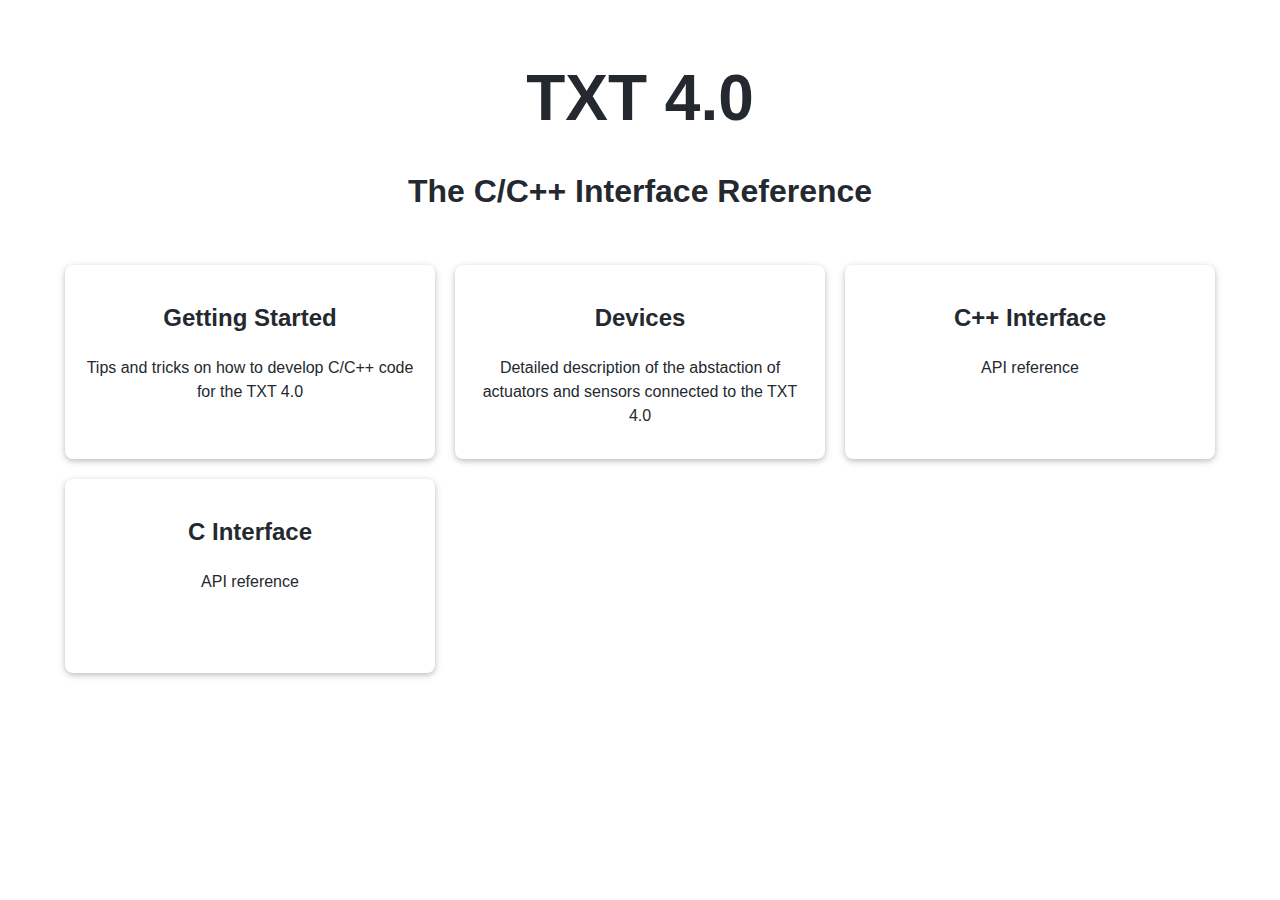
<file: index.html>
<html>
    <head>
        <title>fischertechnik C/C++ Wiki</title>
        <meta charset="UTF-8">
        <meta name="viewport" content="width=device-width, initial-scale=1.0">
        <link rel="stylesheet" href="css/github-markdown.css">
        <link rel="stylesheet" href="css/main.css">
        <style>
            .grid {
                display: grid;
                grid-template-columns: repeat(1, 1fr);
                grid-auto-rows: 1fr;
                column-gap: 20px;
                row-gap: 20px;
                margin: 15px;
            }

            .grid-item {
                background-color: var(--color-canvas-subtle);
                padding: 15px;
                text-align: center;
                max-height: 300px;
                overflow: hidden;
            }

            @media only screen and (min-width: 600px) {
                .grid {
                    grid-template-columns: repeat(2, 1fr);
                }
            }

            @media only screen and (min-width: 768px) {
                .grid {
                    grid-template-columns: repeat(3, 1fr);
                }
            }

            @media (prefers-color-scheme: light) {
                .frame {
                    color-scheme: light;
                    box-shadow:0 2px 5px 0 rgba(0,0,0,0.16),0 2px 10px 0 rgba(0,0,0,0.12);
                    background-color: var(--color-canvas-default);
                    border: none;
                }
            }
        </style>
    </head>

    <body class="content">
        <h1 class="title">TXT 4.0</h1>
        <h1 style="text-align: center; margin-bottom: 50px;">The C/C++ Interface Reference</h1>
    
        <div class="grid">
            <div class="grid-item frame link" onclick="location.href='src/getting_started.html';">
                <h2>Getting Started</h2>
                <p>Tips and tricks on how to develop C/C++ code for the TXT 4.0</p>
            </div>
            <div class="grid-item frame link" onclick="location.href='src/devices.html';">
                <h2>Devices</h2>
                <p>Detailed description of the abstaction of actuators and sensors connected to the TXT 4.0</p>
            </div>
            <div class="grid-item frame link" onclick="location.href='src/cpp_interface.html';">
                <h2>C++ Interface</h2>
                <p>API reference</p>
            </div>
            <div class="grid-item frame link" onclick="location.href='src/c_interface.html';">
                <h2>C Interface</h2>
                <p>API reference</p>
            </div>
        </div>
    </body>
</html>
</file>
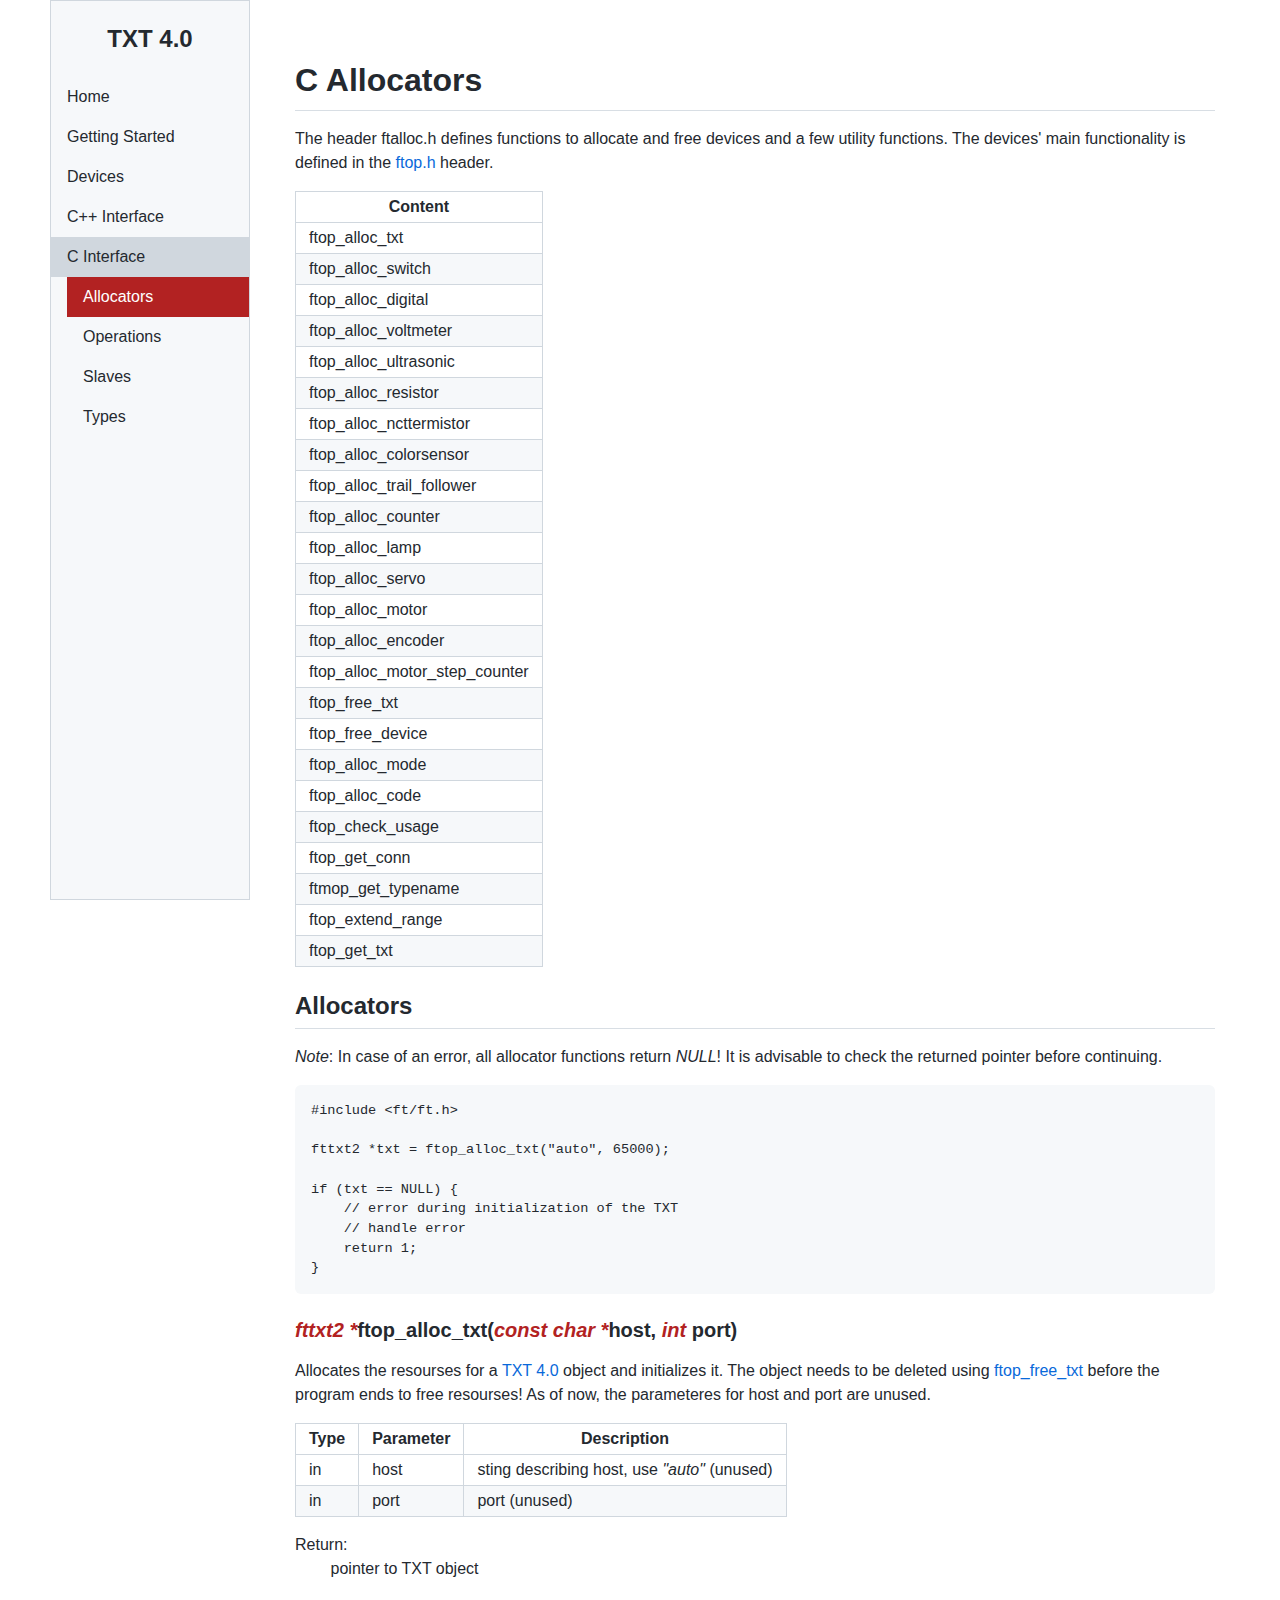
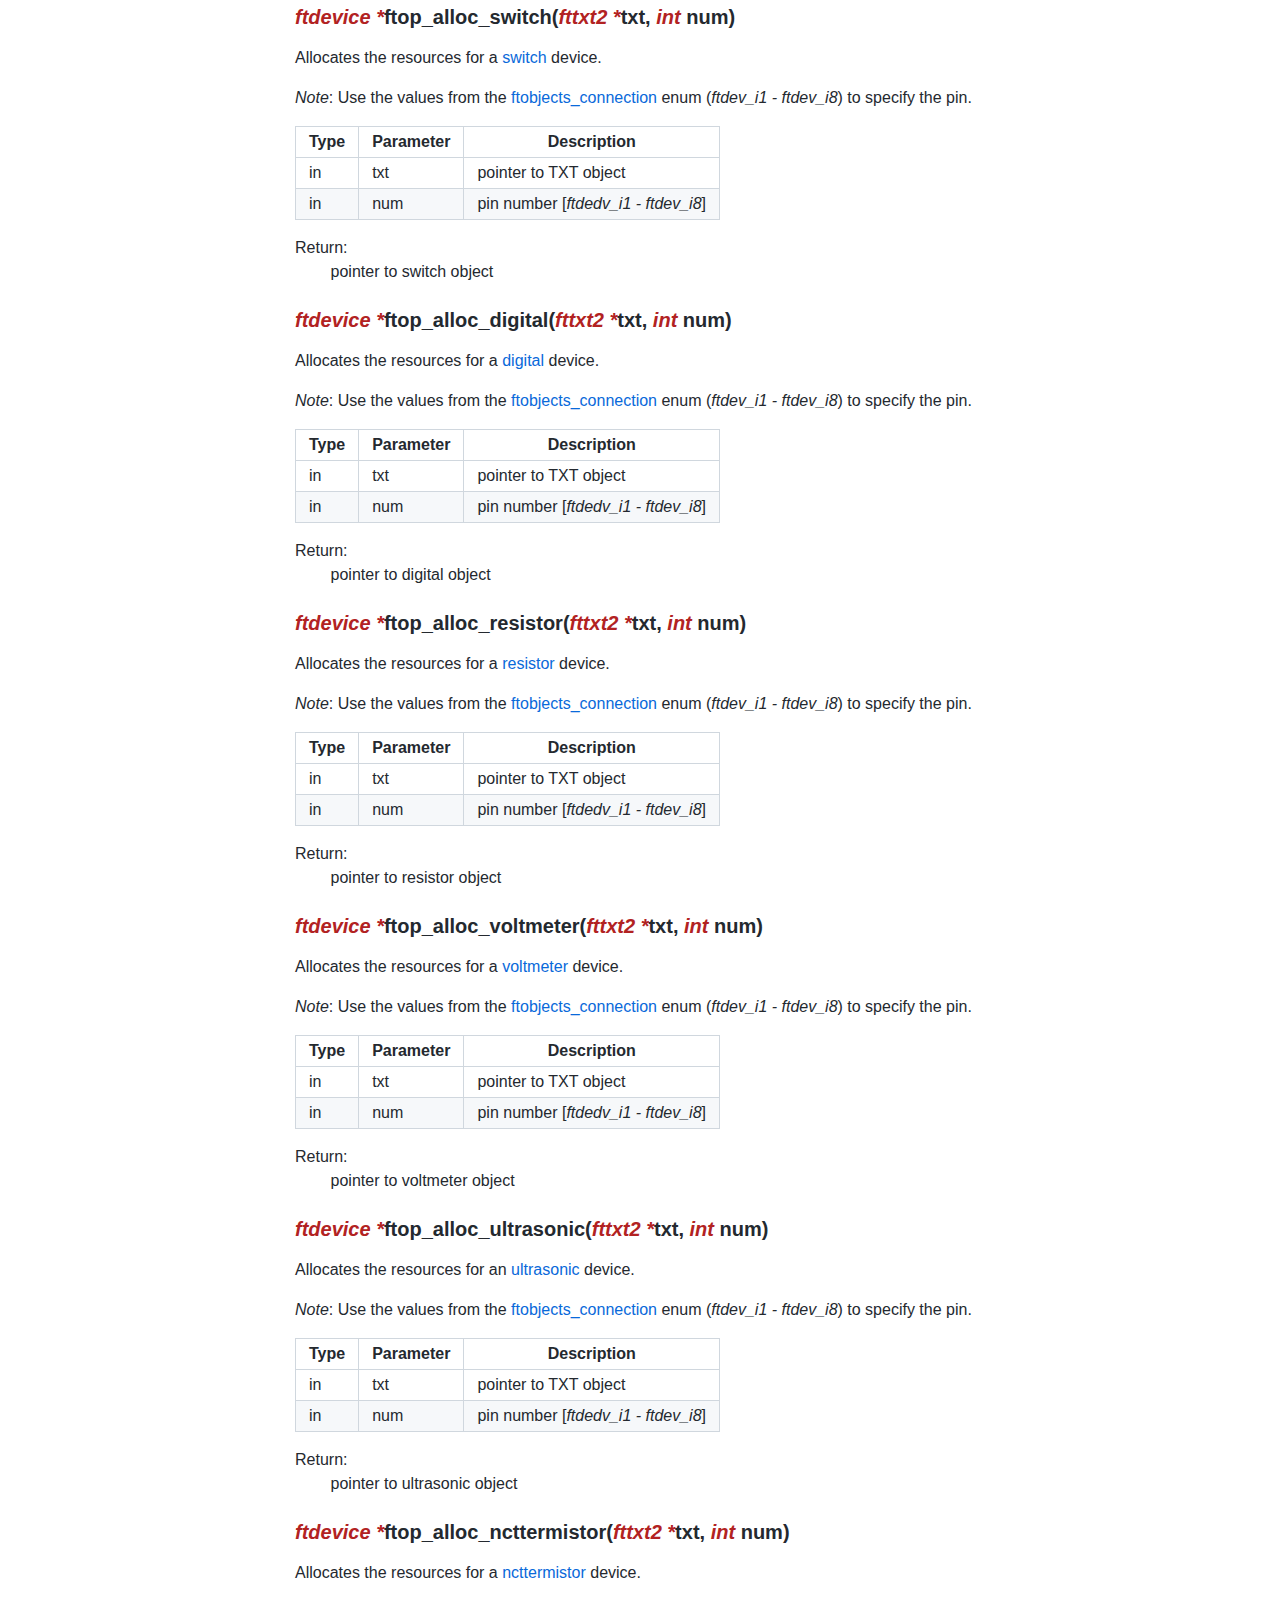
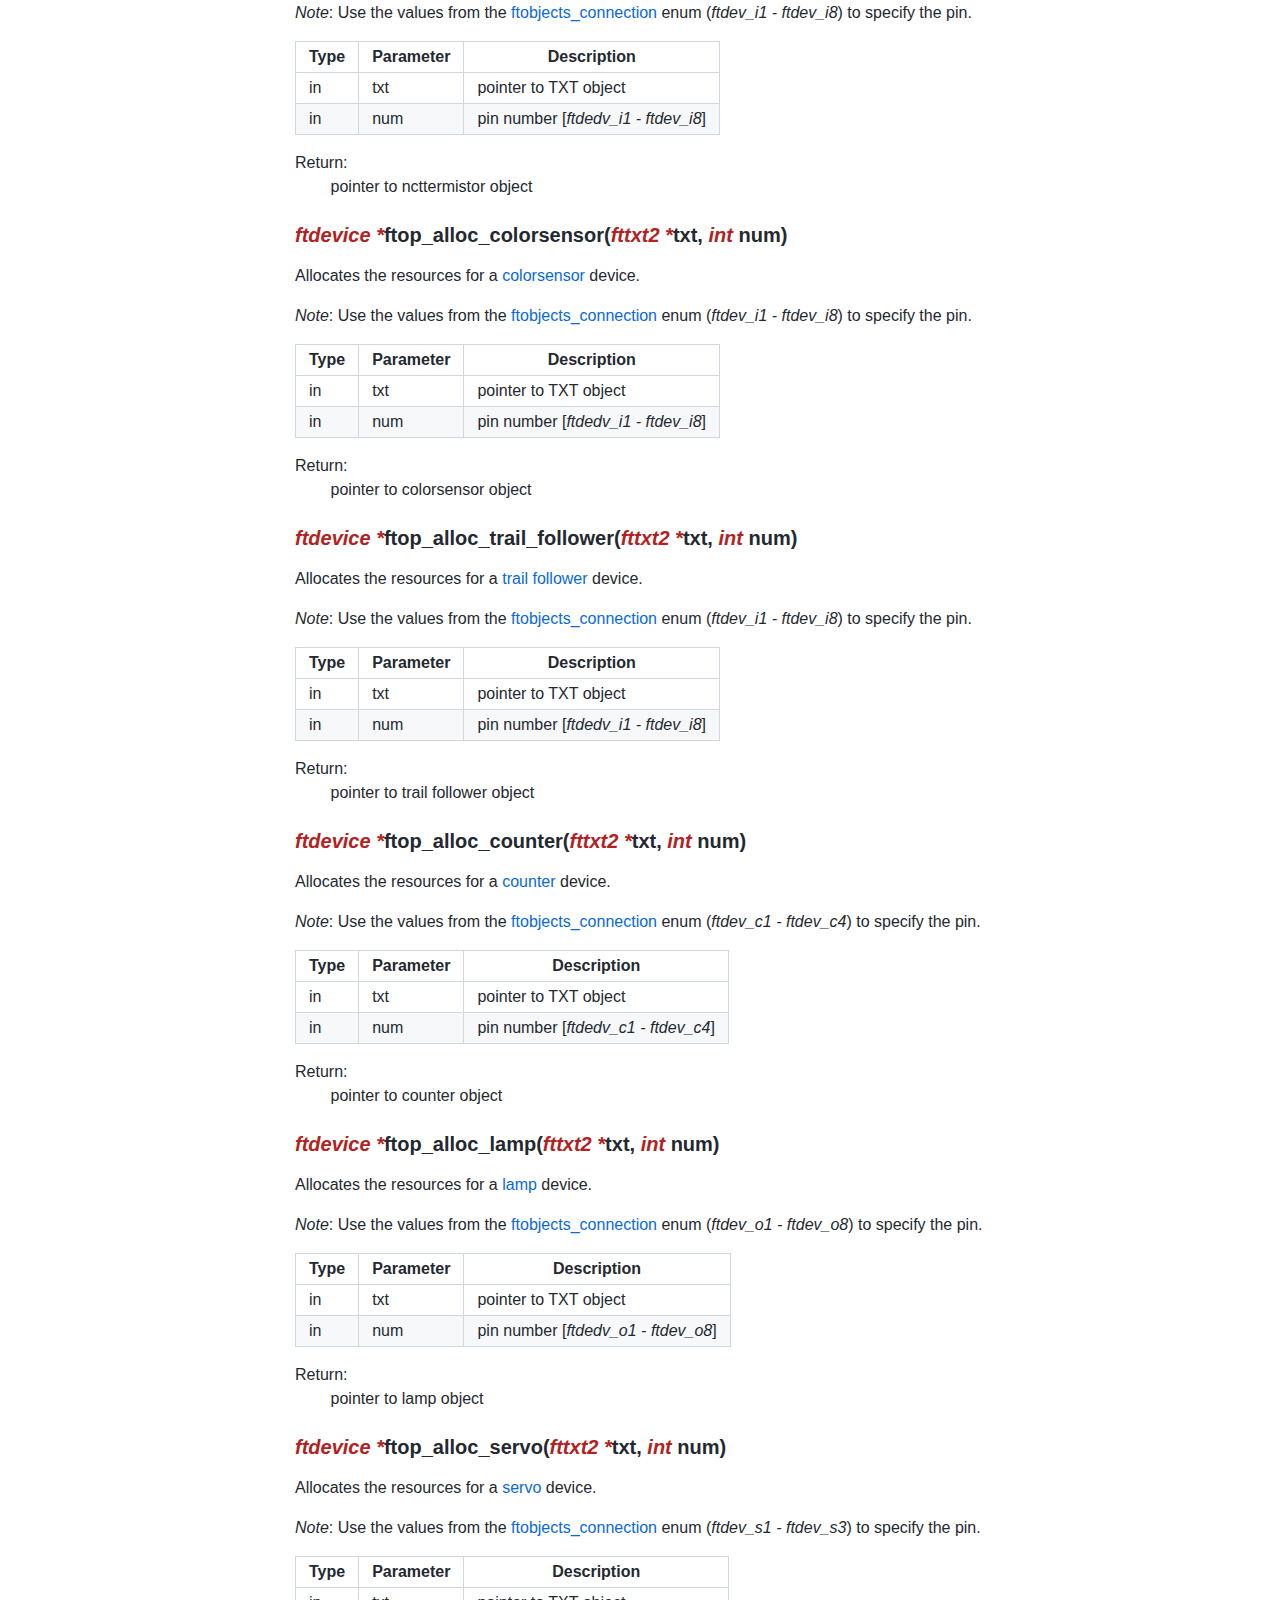
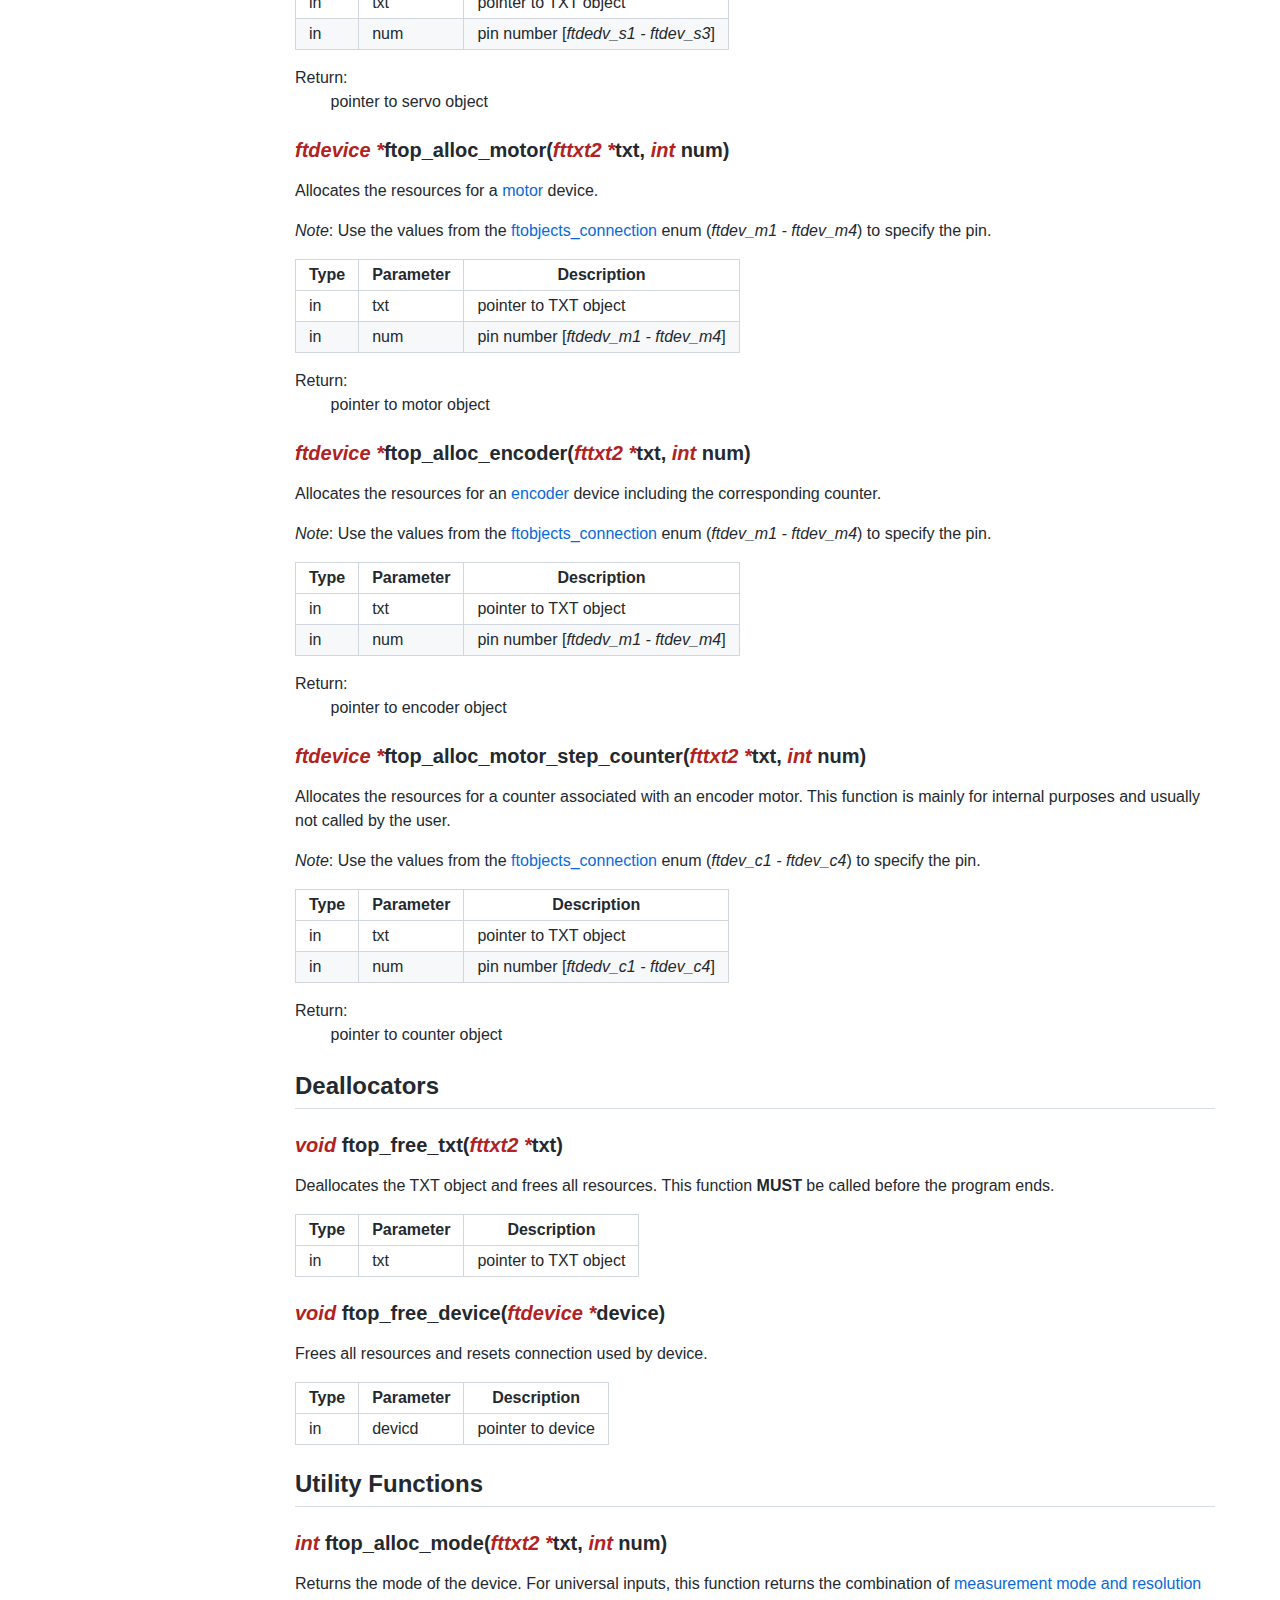
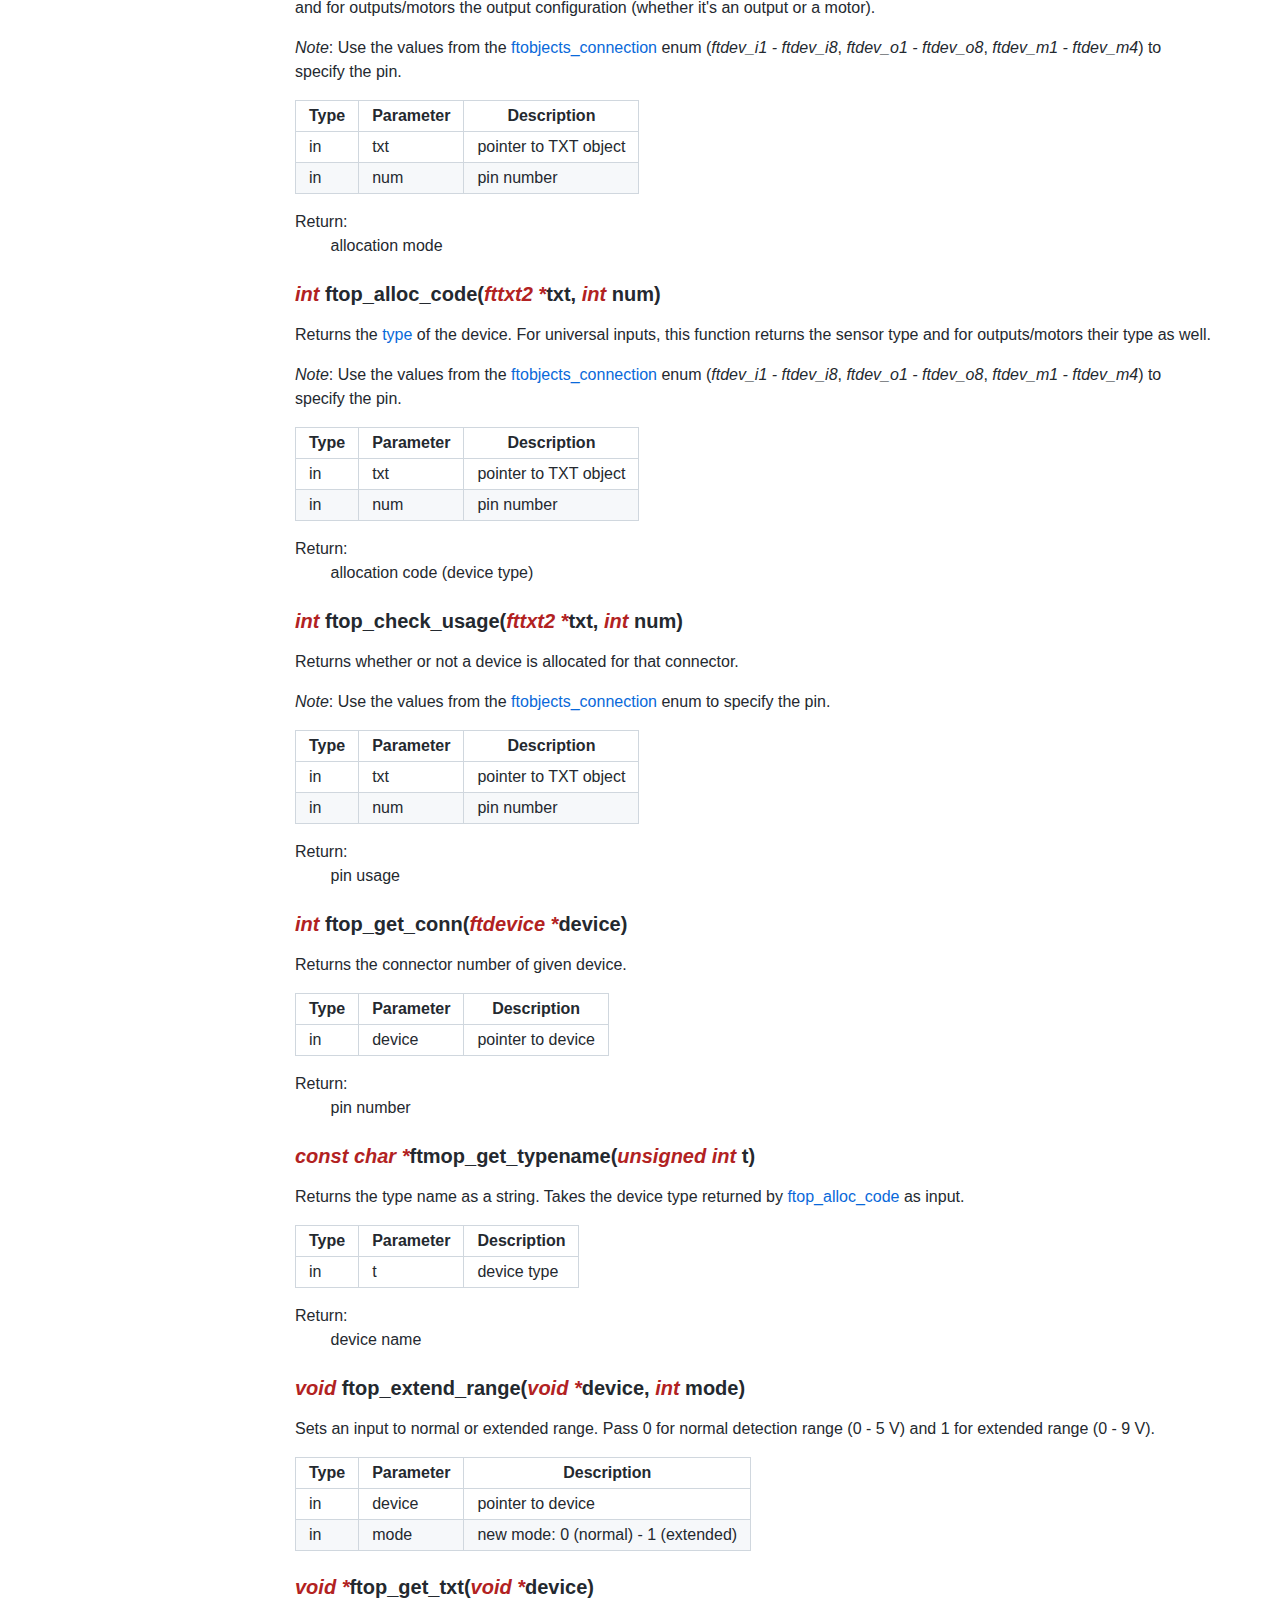
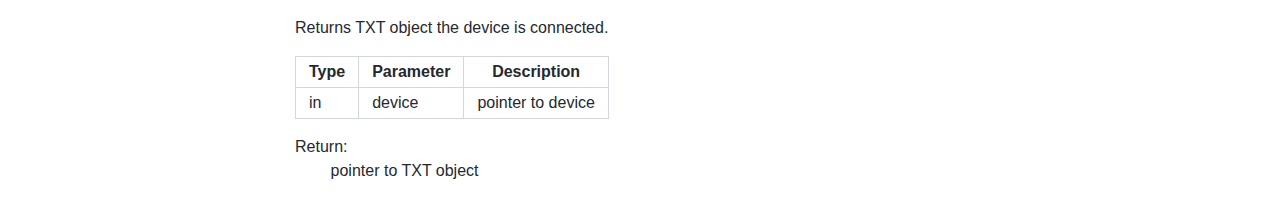
<file: src/c_allocators.html>
<html>
    <head>
        <title>C Allocators Reference</title>
        <meta charset="UTF-8">
        <meta name="viewport" content="width=device-width, initial-scale=1.0">
        <link rel="stylesheet" href="../css/github-markdown.css">
        <link rel="stylesheet" href="../css/main.css">
        <script>
            function closeMenu() {
                document.getElementById("menu-title").style.display = "block"
                document.getElementById("menu-close").style.display = "none"
                document.getElementById("menu").style.display = "none"

            }

            function showMenu() {
                document.getElementById("menu-title").style.display = "none"
                document.getElementById("menu-close").style.display = "block"
                document.getElementById("menu").style.display = "block"
            }
        </script>
    </head>

    <body>
        <header class="frame menu-bar">
            <div class="menu-control link" style="position: absolute; left: 0px;" onclick="showMenu()">≡</div>
            <h2 class="link" onclick="location.href='../index.html';">TXT 4.0</h2>
        </header>
        <div class="frame menu" id="menu" style="display: none;">
            <h2 class="link" id="menu-title" style="text-align: center;" onclick="location.href='../index.html';">TXT 4.0</h2>
            <div class="menu-control link", id="menu-close" style="display: none;" onclick="closeMenu()">×</div>
            <ul>
                <li><a href="../index.html">Home</a></li>
                <li><a href="getting_started.html">Getting Started</a></li>
                <li><a href="devices.html">Devices</a></li>
                <li><a href="cpp_interface.html">C++ Interface</a></li>
                <li><a href="c_interface.html" class="selected">C Interface</a></li>
                <li>
                    <ul>
                        <li><a href="c_allocators.html" class="active">Allocators</a></li>
                        <li><a href="c_operations.html">Operations</a></li>
                        <li><a href="c_slaves.html">Slaves</a></li>
                        <li><a href="c_fttypes.html">Types</a></li>
                    </ul>
                </li>
            </ul>
        </div>

        <div class="markdown-body">
            <h1 id="c-allocators">C Allocators</h1>
<p>The header ftalloc.h defines functions to allocate and free devices and a few
utility functions. The devices' main functionality is defined in the
<a href="c_operations.html">ftop.h</a> header.</p>
<table>
<thead>
<tr>
<th id="content">Content</th>
</tr>
</thead>
<tbody>
<tr>
<td><a href="#alloc_txt">ftop_alloc_txt</a></td>
</tr>
<tr>
<td><a href="#alloc_switch">ftop_alloc_switch</a></td>
</tr>
<tr>
<td><a href="#alloc_digital">ftop_alloc_digital</a></td>
</tr>
<tr>
<td><a href="#alloc_voltmeter">ftop_alloc_voltmeter</a></td>
</tr>
<tr>
<td><a href="#alloc_ultrasonic">ftop_alloc_ultrasonic</a></td>
</tr>
<tr>
<td><a href="#alloc_resistor">ftop_alloc_resistor</a></td>
</tr>
<tr>
<td><a href="#alloc_ncttermistor">ftop_alloc_ncttermistor</a></td>
</tr>
<tr>
<td><a href="#alloc_colorsensor">ftop_alloc_colorsensor</a></td>
</tr>
<tr>
<td><a href="#alloc_trail_follower">ftop_alloc_trail_follower</a></td>
</tr>
<tr>
<td><a href="#alloc_counter">ftop_alloc_counter</a></td>
</tr>
<tr>
<td><a href="#alloc_lamp">ftop_alloc_lamp</a></td>
</tr>
<tr>
<td><a href="#alloc_servo">ftop_alloc_servo</a></td>
</tr>
<tr>
<td><a href="#alloc_motor">ftop_alloc_motor</a></td>
</tr>
<tr>
<td><a href="#alloc_encoder">ftop_alloc_encoder</a></td>
</tr>
<tr>
<td><a href="#alloc_motor_step_counter">ftop_alloc_motor_step_counter</a></td>
</tr>
<tr>
<td><a href="#free_txt">ftop_free_txt</a></td>
</tr>
<tr>
<td><a href="#free_device">ftop_free_device</a></td>
</tr>
<tr>
<td><a href="#alloc_mode">ftop_alloc_mode</a></td>
</tr>
<tr>
<td><a href="#alloc_code">ftop_alloc_code</a></td>
</tr>
<tr>
<td><a href="#check_usage">ftop_check_usage</a></td>
</tr>
<tr>
<td><a href="#get_conn">ftop_get_conn</a></td>
</tr>
<tr>
<td><a href="#get_typename">ftmop_get_typename</a></td>
</tr>
<tr>
<td><a href="#extend_range">ftop_extend_range</a></td>
</tr>
<tr>
<td><a href="#get_txt">ftop_get_txt</a></td>
</tr>
</tbody>
</table>
<h2 id="allocators">Allocators</h2>
<p><em>Note</em>: In case of an error, all allocator functions return <em>NULL</em>! It is
advisable to check the returned pointer before continuing.</p>
<pre><code class="C language-C">#include &lt;ft/ft.h&gt;

fttxt2 *txt = ftop_alloc_txt("auto", 65000);

if (txt == NULL) {
    // error during initialization of the TXT
    // handle error
    return 1;
}</code></pre>
<h3 id="span-classtype-idalloc_txtfttxt2-spanftop_alloc_txtspan-classtypeconst-char-spanhost-span-classtypeintspan-port"><span class="type" id="alloc_txt">fttxt2 *</span>ftop_alloc_txt(<span class="type">const char *</span>host, <span class="type">int</span> port)</h3>
<p>Allocates the resourses for a <a href="devices.html#txt">TXT 4.0</a> object and
initializes it. The object needs to be deleted using <a href="#free_txt">ftop_free_txt</a> before the program
ends to free resourses! As of now, the parameteres for host and port are unused.</p>
<table>
<thead>
<tr>
<th id="type">Type</th>
<th id="parameter">Parameter</th>
<th id="description">Description</th>
</tr>
</thead>
<tbody>
<tr>
<td>in</td>
<td>host</td>
<td>sting describing host, use <em>"auto"</em> (unused)</td>
</tr>
<tr>
<td>in</td>
<td>port</td>
<td>port (unused)</td>
</tr>
</tbody>
</table>
<p>Return:  <br />
&nbsp;&nbsp;&nbsp;&nbsp;&nbsp;&nbsp;&nbsp;&nbsp;pointer to TXT object</p>
<h3 id="span-classtype-idalloc_switchftdevice-spanftop_alloc_switchspan-classtypefttxt2-spantxt-span-classtypeintspan-num"><span class="type" id="alloc_switch">ftdevice *</span>ftop_alloc_switch(<span class="type">fttxt2 *</span>txt, <span class="type">int</span> num)</h3>
<p>Allocates the resources for a <a href="devices.html#switch">switch</a> device.</p>
<p><em>Note</em>: Use the values from the <a href="c_fttypes.html#ftobjects_connection">ftobjects_connection</a> enum
(<em>ftdev_i1 - ftdev_i8</em>) to specify the pin.  </p>
<table>
<thead>
<tr>
<th id="type">Type</th>
<th id="parameter">Parameter</th>
<th id="description">Description</th>
</tr>
</thead>
<tbody>
<tr>
<td>in</td>
<td>txt</td>
<td>pointer to TXT object</td>
</tr>
<tr>
<td>in</td>
<td>num</td>
<td>pin number [<em>ftdedv_i1 - ftdev_i8</em>]</td>
</tr>
</tbody>
</table>
<p>Return:  <br />
&nbsp;&nbsp;&nbsp;&nbsp;&nbsp;&nbsp;&nbsp;&nbsp;pointer to switch object</p>
<h3 id="span-classtype-idalloc_digitalftdevice-spanftop_alloc_digitalspan-classtypefttxt2-spantxt-span-classtypeintspan-num"><span class="type" id="alloc_digital">ftdevice *</span>ftop_alloc_digital(<span class="type">fttxt2 *</span>txt, <span class="type">int</span> num)</h3>
<p>Allocates the resources for a <a href="devices.html#digital">digital</a> device.</p>
<p><em>Note</em>: Use the values from the <a href="c_fttypes.html#ftobjects_connection">ftobjects_connection</a> enum
(<em>ftdev_i1 - ftdev_i8</em>) to specify the pin.</p>
<table>
<thead>
<tr>
<th id="type">Type</th>
<th id="parameter">Parameter</th>
<th id="description">Description</th>
</tr>
</thead>
<tbody>
<tr>
<td>in</td>
<td>txt</td>
<td>pointer to TXT object</td>
</tr>
<tr>
<td>in</td>
<td>num</td>
<td>pin number [<em>ftdedv_i1 - ftdev_i8</em>]</td>
</tr>
</tbody>
</table>
<p>Return:  <br />
&nbsp;&nbsp;&nbsp;&nbsp;&nbsp;&nbsp;&nbsp;&nbsp;pointer to digital object</p>
<h3 id="span-classtype-idalloc_resistorftdevice-spanftop_alloc_resistorspan-classtypefttxt2-spantxt-span-classtypeintspan-num"><span class="type" id="alloc_resistor">ftdevice *</span>ftop_alloc_resistor(<span class="type">fttxt2 *</span>txt, <span class="type">int</span> num)</h3>
<p>Allocates the resources for a <a href="devices.html#resistor">resistor</a> device.</p>
<p><em>Note</em>: Use the values from the <a href="c_fttypes.html#ftobjects_connection">ftobjects_connection</a> enum
(<em>ftdev_i1 - ftdev_i8</em>) to specify the pin.</p>
<table>
<thead>
<tr>
<th id="type">Type</th>
<th id="parameter">Parameter</th>
<th id="description">Description</th>
</tr>
</thead>
<tbody>
<tr>
<td>in</td>
<td>txt</td>
<td>pointer to TXT object</td>
</tr>
<tr>
<td>in</td>
<td>num</td>
<td>pin number [<em>ftdedv_i1 - ftdev_i8</em>]</td>
</tr>
</tbody>
</table>
<p>Return:  <br />
&nbsp;&nbsp;&nbsp;&nbsp;&nbsp;&nbsp;&nbsp;&nbsp;pointer to resistor object</p>
<h3 id="span-classtype-idalloc_voltmeterftdevice-spanftop_alloc_voltmeterspan-classtypefttxt2-spantxt-span-classtypeintspan-num"><span class="type" id="alloc_voltmeter">ftdevice *</span>ftop_alloc_voltmeter(<span class="type">fttxt2 *</span>txt, <span class="type">int</span> num)</h3>
<p>Allocates the resources for a <a href="devices.html#voltmeter">voltmeter</a> device.</p>
<p><em>Note</em>: Use the values from the <a href="c_fttypes.html#ftobjects_connection">ftobjects_connection</a> enum
(<em>ftdev_i1 - ftdev_i8</em>) to specify the pin.</p>
<table>
<thead>
<tr>
<th id="type">Type</th>
<th id="parameter">Parameter</th>
<th id="description">Description</th>
</tr>
</thead>
<tbody>
<tr>
<td>in</td>
<td>txt</td>
<td>pointer to TXT object</td>
</tr>
<tr>
<td>in</td>
<td>num</td>
<td>pin number [<em>ftdedv_i1 - ftdev_i8</em>]</td>
</tr>
</tbody>
</table>
<p>Return:  <br />
&nbsp;&nbsp;&nbsp;&nbsp;&nbsp;&nbsp;&nbsp;&nbsp;pointer to voltmeter object</p>
<h3 id="span-classtype-idalloc_ultrasonicftdevice-spanftop_alloc_ultrasonicspan-classtypefttxt2-spantxt-span-classtypeintspan-num"><span class="type" id="alloc_ultrasonic">ftdevice *</span>ftop_alloc_ultrasonic(<span class="type">fttxt2 *</span>txt, <span class="type">int</span> num)</h3>
<p>Allocates the resources for an <a href="devices.html#ultrasonic">ultrasonic</a> device.</p>
<p><em>Note</em>: Use the values from the <a href="c_fttypes.html#ftobjects_connection">ftobjects_connection</a>
enum (<em>ftdev_i1 - ftdev_i8</em>) to specify the pin.</p>
<table>
<thead>
<tr>
<th id="type">Type</th>
<th id="parameter">Parameter</th>
<th id="description">Description</th>
</tr>
</thead>
<tbody>
<tr>
<td>in</td>
<td>txt</td>
<td>pointer to TXT object</td>
</tr>
<tr>
<td>in</td>
<td>num</td>
<td>pin number [<em>ftdedv_i1 - ftdev_i8</em>]</td>
</tr>
</tbody>
</table>
<p>Return:  <br />
&nbsp;&nbsp;&nbsp;&nbsp;&nbsp;&nbsp;&nbsp;&nbsp;pointer to ultrasonic object</p>
<h3 id="span-classtype-idalloc_ncttermistorftdevice-spanftop_alloc_ncttermistorspan-classtypefttxt2-spantxt-span-classtypeintspan-num"><span class="type" id="alloc_ncttermistor">ftdevice *</span>ftop_alloc_ncttermistor(<span class="type">fttxt2 *</span>txt, <span class="type">int</span> num)</h3>
<p>Allocates the resources for a <a href="devices.html#ntc-thermistor">ncttermistor</a> device.</p>
<p><em>Note</em>: Use the values from the <a href="c_fttypes.html#ftobjects_connection">ftobjects_connection</a> enum
(<em>ftdev_i1 - ftdev_i8</em>) to specify the pin.</p>
<table>
<thead>
<tr>
<th id="type">Type</th>
<th id="parameter">Parameter</th>
<th id="description">Description</th>
</tr>
</thead>
<tbody>
<tr>
<td>in</td>
<td>txt</td>
<td>pointer to TXT object</td>
</tr>
<tr>
<td>in</td>
<td>num</td>
<td>pin number [<em>ftdedv_i1 - ftdev_i8</em>]</td>
</tr>
</tbody>
</table>
<p>Return:  <br />
&nbsp;&nbsp;&nbsp;&nbsp;&nbsp;&nbsp;&nbsp;&nbsp;pointer to ncttermistor object</p>
<h3 id="span-classtype-idalloc_colorsensorftdevice-spanftop_alloc_colorsensorspan-classtypefttxt2-spantxt-span-classtypeintspan-num"><span class="type" id="alloc_colorsensor">ftdevice *</span>ftop_alloc_colorsensor(<span class="type">fttxt2 *</span>txt, <span class="type">int</span> num)</h3>
<p>Allocates the resources for a <a href="devices.html#colorsensor">colorsensor</a> device.</p>
<p><em>Note</em>: Use the values from the <a href="c_fttypes.html#ftobjects_connection">ftobjects_connection</a> enum
(<em>ftdev_i1 - ftdev_i8</em>) to specify the pin.</p>
<table>
<thead>
<tr>
<th id="type">Type</th>
<th id="parameter">Parameter</th>
<th id="description">Description</th>
</tr>
</thead>
<tbody>
<tr>
<td>in</td>
<td>txt</td>
<td>pointer to TXT object</td>
</tr>
<tr>
<td>in</td>
<td>num</td>
<td>pin number [<em>ftdedv_i1 - ftdev_i8</em>]</td>
</tr>
</tbody>
</table>
<p>Return:  <br />
&nbsp;&nbsp;&nbsp;&nbsp;&nbsp;&nbsp;&nbsp;&nbsp;pointer to colorsensor object</p>
<h3 id="span-classtype-idalloc_trail_followerftdevice-spanftop_alloc_trail_followerspan-classtypefttxt2-spantxt-span-classtypeintspan-num"><span class="type" id="alloc_trail_follower">ftdevice *</span>ftop_alloc_trail_follower(<span class="type">fttxt2 *</span>txt, <span class="type">int</span> num)</h3>
<p>Allocates the resources for a <a href="devices.html#trailfollower">trail follower</a> device.</p>
<p><em>Note</em>: Use the values from the <a href="c_fttypes.html#ftobjects_connection">ftobjects_connection</a> enum
(<em>ftdev_i1 - ftdev_i8</em>) to specify the pin.</p>
<table>
<thead>
<tr>
<th id="type">Type</th>
<th id="parameter">Parameter</th>
<th id="description">Description</th>
</tr>
</thead>
<tbody>
<tr>
<td>in</td>
<td>txt</td>
<td>pointer to TXT object</td>
</tr>
<tr>
<td>in</td>
<td>num</td>
<td>pin number [<em>ftdedv_i1 - ftdev_i8</em>]</td>
</tr>
</tbody>
</table>
<p>Return:  <br />
&nbsp;&nbsp;&nbsp;&nbsp;&nbsp;&nbsp;&nbsp;&nbsp;pointer to trail follower object</p>
<h3 id="span-classtype-idalloc_counterftdevice-spanftop_alloc_counterspan-classtypefttxt2-spantxt-span-classtypeintspan-num"><span class="type" id="alloc_counter">ftdevice *</span>ftop_alloc_counter(<span class="type">fttxt2 *</span>txt, <span class="type">int</span> num)</h3>
<p>Allocates the resources for a <a href="devices.html#counter">counter</a> device.</p>
<p><em>Note</em>: Use the values from the <a href="c_fttypes.html#ftobjects_connection">ftobjects_connection</a> enum
(<em>ftdev_c1 - ftdev_c4</em>) to specify the pin.</p>
<table>
<thead>
<tr>
<th id="type">Type</th>
<th id="parameter">Parameter</th>
<th id="description">Description</th>
</tr>
</thead>
<tbody>
<tr>
<td>in</td>
<td>txt</td>
<td>pointer to TXT object</td>
</tr>
<tr>
<td>in</td>
<td>num</td>
<td>pin number [<em>ftdedv_c1 - ftdev_c4</em>]</td>
</tr>
</tbody>
</table>
<p>Return:  <br />
&nbsp;&nbsp;&nbsp;&nbsp;&nbsp;&nbsp;&nbsp;&nbsp;pointer to counter object</p>
<h3 id="span-classtype-idalloc_lampftdevice-spanftop_alloc_lampspan-classtypefttxt2-spantxt-span-classtypeintspan-num"><span class="type" id="alloc_lamp">ftdevice *</span>ftop_alloc_lamp(<span class="type">fttxt2 *</span>txt, <span class="type">int</span> num)</h3>
<p>Allocates the resources for a <a href="devices.html#output-lamp">lamp</a> device.</p>
<p><em>Note</em>: Use the values from the <a href="c_fttypes.html#ftobjects_connection">ftobjects_connection</a> enum
(<em>ftdev_o1 - ftdev_o8</em>) to specify the pin.</p>
<table>
<thead>
<tr>
<th id="type">Type</th>
<th id="parameter">Parameter</th>
<th id="description">Description</th>
</tr>
</thead>
<tbody>
<tr>
<td>in</td>
<td>txt</td>
<td>pointer to TXT object</td>
</tr>
<tr>
<td>in</td>
<td>num</td>
<td>pin number [<em>ftdedv_o1 - ftdev_o8</em>]</td>
</tr>
</tbody>
</table>
<p>Return:  <br />
&nbsp;&nbsp;&nbsp;&nbsp;&nbsp;&nbsp;&nbsp;&nbsp;pointer to lamp object</p>
<h3 id="span-classtype-idalloc_servoftdevice-spanftop_alloc_servospan-classtypefttxt2-spantxt-span-classtypeintspan-num"><span class="type" id="alloc_servo">ftdevice *</span>ftop_alloc_servo(<span class="type">fttxt2 *</span>txt, <span class="type">int</span> num)</h3>
<p>Allocates the resources for a <a href="devices.html#servo">servo</a> device.</p>
<p><em>Note</em>: Use the values from the <a href="c_fttypes.html#ftobjects_connection">ftobjects_connection</a> enum
(<em>ftdev_s1 - ftdev_s3</em>) to specify the pin.</p>
<table>
<thead>
<tr>
<th id="type">Type</th>
<th id="parameter">Parameter</th>
<th id="description">Description</th>
</tr>
</thead>
<tbody>
<tr>
<td>in</td>
<td>txt</td>
<td>pointer to TXT object</td>
</tr>
<tr>
<td>in</td>
<td>num</td>
<td>pin number [<em>ftdedv_s1 - ftdev_s3</em>]</td>
</tr>
</tbody>
</table>
<p>Return:  <br />
&nbsp;&nbsp;&nbsp;&nbsp;&nbsp;&nbsp;&nbsp;&nbsp;pointer to servo object</p>
<h3 id="span-classtype-idalloc_motorftdevice-spanftop_alloc_motorspan-classtypefttxt2-spantxt-span-classtypeintspan-num"><span class="type" id="alloc_motor">ftdevice *</span>ftop_alloc_motor(<span class="type">fttxt2 *</span>txt, <span class="type">int</span> num)</h3>
<p>Allocates the resources for a <a href="devices.html#motor">motor</a> device.</p>
<p><em>Note</em>: Use the values from the <a href="c_fttypes.html#ftobjects_connection">ftobjects_connection</a> enum
(<em>ftdev_m1 - ftdev_m4</em>) to specify the pin.</p>
<table>
<thead>
<tr>
<th id="type">Type</th>
<th id="parameter">Parameter</th>
<th id="description">Description</th>
</tr>
</thead>
<tbody>
<tr>
<td>in</td>
<td>txt</td>
<td>pointer to TXT object</td>
</tr>
<tr>
<td>in</td>
<td>num</td>
<td>pin number [<em>ftdedv_m1 - ftdev_m4</em>]</td>
</tr>
</tbody>
</table>
<p>Return:  <br />
&nbsp;&nbsp;&nbsp;&nbsp;&nbsp;&nbsp;&nbsp;&nbsp;pointer to motor object</p>
<h3 id="span-classtype-idalloc_encoderftdevice-spanftop_alloc_encoderspan-classtypefttxt2-spantxt-span-classtypeintspan-num"><span class="type" id="alloc_encoder">ftdevice *</span>ftop_alloc_encoder(<span class="type">fttxt2 *</span>txt, <span class="type">int</span> num)</h3>
<p>Allocates the resources for an <a href="devices.html#encoder">encoder</a> device including
the corresponding counter.</p>
<p><em>Note</em>: Use the values from the <a href="c_fttypes.html#ftobjects_connection">ftobjects_connection</a> enum
(<em>ftdev_m1 - ftdev_m4</em>) to specify the pin.</p>
<table>
<thead>
<tr>
<th id="type">Type</th>
<th id="parameter">Parameter</th>
<th id="description">Description</th>
</tr>
</thead>
<tbody>
<tr>
<td>in</td>
<td>txt</td>
<td>pointer to TXT object</td>
</tr>
<tr>
<td>in</td>
<td>num</td>
<td>pin number [<em>ftdedv_m1 - ftdev_m4</em>]</td>
</tr>
</tbody>
</table>
<p>Return:  <br />
&nbsp;&nbsp;&nbsp;&nbsp;&nbsp;&nbsp;&nbsp;&nbsp;pointer to encoder object</p>
<h3 id="span-classtype-idalloc_motor_step_counterftdevice-spanftop_alloc_motor_step_counterspan-classtypefttxt2-spantxt-span-classtypeintspan-num"><span class="type" id="alloc_motor_step_counter">ftdevice *</span>ftop_alloc_motor_step_counter(<span class="type">fttxt2 *</span>txt, <span class="type">int</span> num)</h3>
<p>Allocates the resources for a counter associated with an encoder motor. This
function is mainly for internal purposes and usually not called by the user.</p>
<p><em>Note</em>: Use the values from the <a href="c_fttypes.html#ftobjects_connection">ftobjects_connection</a> enum
(<em>ftdev_c1 - ftdev_c4</em>) to specify the pin.</p>
<table>
<thead>
<tr>
<th id="type">Type</th>
<th id="parameter">Parameter</th>
<th id="description">Description</th>
</tr>
</thead>
<tbody>
<tr>
<td>in</td>
<td>txt</td>
<td>pointer to TXT object</td>
</tr>
<tr>
<td>in</td>
<td>num</td>
<td>pin number [<em>ftdedv_c1 - ftdev_c4</em>]</td>
</tr>
</tbody>
</table>
<p>Return:  <br />
&nbsp;&nbsp;&nbsp;&nbsp;&nbsp;&nbsp;&nbsp;&nbsp;pointer to counter object</p>
<h2 id="deallocators">Deallocators</h2>
<h3 id="span-classtype-idfree_txtvoidspan-ftop_free_txtspan-classtypefttxt2-spantxt"><span class="type" id="free_txt">void</span> ftop_free_txt(<span class="type">fttxt2 *</span>txt)</h3>
<p>Deallocates the TXT object and frees all resources. This function <strong>MUST</strong> be
called before the program ends.</p>
<table>
<thead>
<tr>
<th id="type">Type</th>
<th id="parameter">Parameter</th>
<th id="description">Description</th>
</tr>
</thead>
<tbody>
<tr>
<td>in</td>
<td>txt</td>
<td>pointer to TXT object</td>
</tr>
</tbody>
</table>
<h3 id="span-classtype-idfree_devicevoidspan-ftop_free_devicespan-classtypeftdevice-spandevice"><span class="type" id="free_device">void</span> ftop_free_device(<span class="type">ftdevice *</span>device)</h3>
<p>Frees all resources and resets connection used by device.</p>
<table>
<thead>
<tr>
<th id="type">Type</th>
<th id="parameter">Parameter</th>
<th id="description">Description</th>
</tr>
</thead>
<tbody>
<tr>
<td>in</td>
<td>devicd</td>
<td>pointer to device</td>
</tr>
</tbody>
</table>
<h2 id="utility-functions">Utility Functions</h2>
<h3 id="span-classtype-idalloc_modeintspan-ftop_alloc_modespan-classtypefttxt2-spantxt-span-classtypeintspan-num"><span class="type" id="alloc_mode">int</span> ftop_alloc_mode(<span class="type">fttxt2 *</span>txt, <span class="type">int</span> num)</h3>
<p>Returns the mode of the device. For universal inputs, this function returns the
combination of <a href="c_fttypes.html#ftinput_modes">measurement mode and resolution</a>
and for outputs/motors the output configuration (whether it's an output or a motor).</p>
<p><em>Note</em>: Use the values from the <a href="c_fttypes.html#ftobjects_connection">ftobjects_connection</a> enum
(<em>ftdev_i1 - ftdev_i8</em>, <em>ftdev_o1 - ftdev_o8</em>, <em>ftdev_m1 - ftdev_m4</em>) to specify the
pin.</p>
<table>
<thead>
<tr>
<th id="type">Type</th>
<th id="parameter">Parameter</th>
<th id="description">Description</th>
</tr>
</thead>
<tbody>
<tr>
<td>in</td>
<td>txt</td>
<td>pointer to TXT object</td>
</tr>
<tr>
<td>in</td>
<td>num</td>
<td>pin number</td>
</tr>
</tbody>
</table>
<p>Return:  <br />
&nbsp;&nbsp;&nbsp;&nbsp;&nbsp;&nbsp;&nbsp;&nbsp;allocation mode</p>
<h3 id="span-classtype-idalloc_codeintspan-ftop_alloc_codespan-classtypefttxt2-spantxt-span-classtypeintspan-num"><span class="type" id="alloc_code">int</span> ftop_alloc_code(<span class="type">fttxt2 *</span>txt, <span class="type">int</span> num)</h3>
<p>Returns the <a href="c_fttypes.html#ftinputs_components">type</a> of the device. For universal inputs, this function returns the
sensor type and for outputs/motors their type as well.</p>
<p><em>Note</em>: Use the values from the <a href="c_fttypes.html#ftobjects_connection">ftobjects_connection</a> enum
(<em>ftdev_i1 - ftdev_i8</em>, <em>ftdev_o1 - ftdev_o8</em>, <em>ftdev_m1 - ftdev_m4</em>) to specify the
pin.</p>
<table>
<thead>
<tr>
<th id="type">Type</th>
<th id="parameter">Parameter</th>
<th id="description">Description</th>
</tr>
</thead>
<tbody>
<tr>
<td>in</td>
<td>txt</td>
<td>pointer to TXT object</td>
</tr>
<tr>
<td>in</td>
<td>num</td>
<td>pin number</td>
</tr>
</tbody>
</table>
<p>Return:  <br />
&nbsp;&nbsp;&nbsp;&nbsp;&nbsp;&nbsp;&nbsp;&nbsp;allocation code (device type)</p>
<h3 id="span-classtype-idcheck_usageintspan-ftop_check_usagespan-classtypefttxt2-spantxt-span-classtypeintspan-num"><span class="type" id="check_usage">int</span> ftop_check_usage(<span class="type">fttxt2 *</span>txt, <span class="type">int</span> num)</h3>
<p>Returns whether or not a device is allocated for that connector.</p>
<p><em>Note</em>: Use the values from the <a href="c_fttypes.html#ftobjects_connection">ftobjects_connection</a> enum
to specify the pin.</p>
<table>
<thead>
<tr>
<th id="type">Type</th>
<th id="parameter">Parameter</th>
<th id="description">Description</th>
</tr>
</thead>
<tbody>
<tr>
<td>in</td>
<td>txt</td>
<td>pointer to TXT object</td>
</tr>
<tr>
<td>in</td>
<td>num</td>
<td>pin number</td>
</tr>
</tbody>
</table>
<p>Return:  <br />
&nbsp;&nbsp;&nbsp;&nbsp;&nbsp;&nbsp;&nbsp;&nbsp;pin usage</p>
<h3 id="span-classtype-idget_connintspan-ftop_get_connspan-classtypeftdevice-spandevice"><span class="type" id="get_conn">int</span> ftop_get_conn(<span class="type">ftdevice *</span>device)</h3>
<p>Returns the connector number of given device.</p>
<table>
<thead>
<tr>
<th id="type">Type</th>
<th id="parameter">Parameter</th>
<th id="description">Description</th>
</tr>
</thead>
<tbody>
<tr>
<td>in</td>
<td>device</td>
<td>pointer to device</td>
</tr>
</tbody>
</table>
<p>Return:  <br />
&nbsp;&nbsp;&nbsp;&nbsp;&nbsp;&nbsp;&nbsp;&nbsp;pin number</p>
<h3 id="span-classtype-idget_typenameconst-char-spanftmop_get_typenamespan-classtypeunsigned-intspan-t"><span class="type" id="get_typename">const char *</span>ftmop_get_typename(<span class="type">unsigned int</span> t)</h3>
<p>Returns the type name as a string. Takes the device type returned by
<a href="#alloc_code">ftop_alloc_code</a> as input.</p>
<table>
<thead>
<tr>
<th id="type">Type</th>
<th id="parameter">Parameter</th>
<th id="description">Description</th>
</tr>
</thead>
<tbody>
<tr>
<td>in</td>
<td>t</td>
<td>device type</td>
</tr>
</tbody>
</table>
<p>Return:  <br />
&nbsp;&nbsp;&nbsp;&nbsp;&nbsp;&nbsp;&nbsp;&nbsp;device name</p>
<h3 id="span-classtype-idextend_rangevoidspan-ftop_extend_rangespan-classtypevoid-spandevice-span-classtypeintspan-mode"><span class="type" id="extend_range">void</span> ftop_extend_range(<span class="type">void *</span>device, <span class="type">int</span> mode)</h3>
<p>Sets an input to normal or extended range. Pass 0 for normal detection range
(0 - 5 V) and 1 for extended range (0 - 9 V).  </p>
<table>
<thead>
<tr>
<th id="type">Type</th>
<th id="parameter">Parameter</th>
<th id="description">Description</th>
</tr>
</thead>
<tbody>
<tr>
<td>in</td>
<td>device</td>
<td>pointer to device</td>
</tr>
<tr>
<td>in</td>
<td>mode</td>
<td>new mode: 0 (normal) - 1 (extended)</td>
</tr>
</tbody>
</table>
<h3 id="span-classtype-idget_txtvoid-spanftop_get_txtspan-classtypevoid-spandevice"><span class="type" id="get_txt">void *</span>ftop_get_txt(<span class="type">void *</span>device)</h3>
<p>Returns TXT object the device is connected.  </p>
<table>
<thead>
<tr>
<th id="type">Type</th>
<th id="parameter">Parameter</th>
<th id="description">Description</th>
</tr>
</thead>
<tbody>
<tr>
<td>in</td>
<td>device</td>
<td>pointer to device</td>
</tr>
</tbody>
</table>
<p>Return:  <br />
&nbsp;&nbsp;&nbsp;&nbsp;&nbsp;&nbsp;&nbsp;&nbsp;pointer to TXT object</p>
<br>
        </div>
    </body>
</html>
</file>
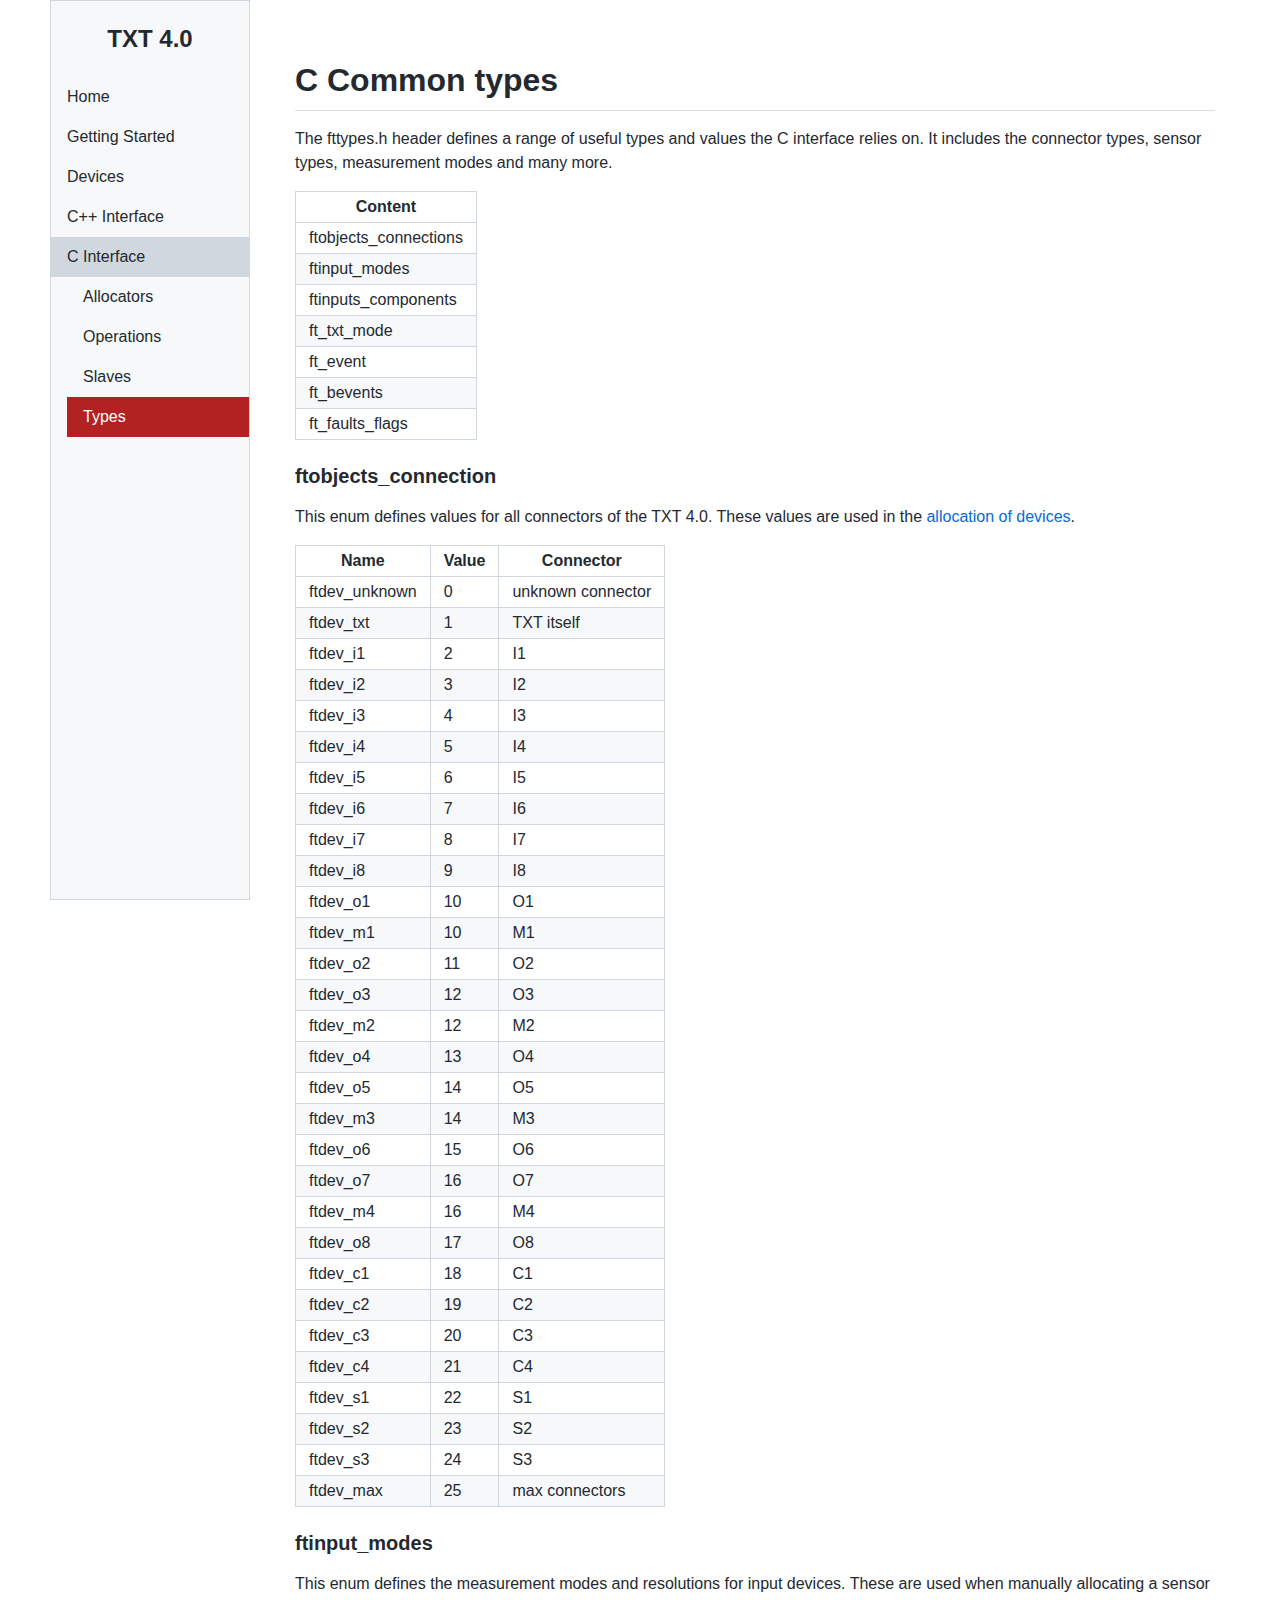
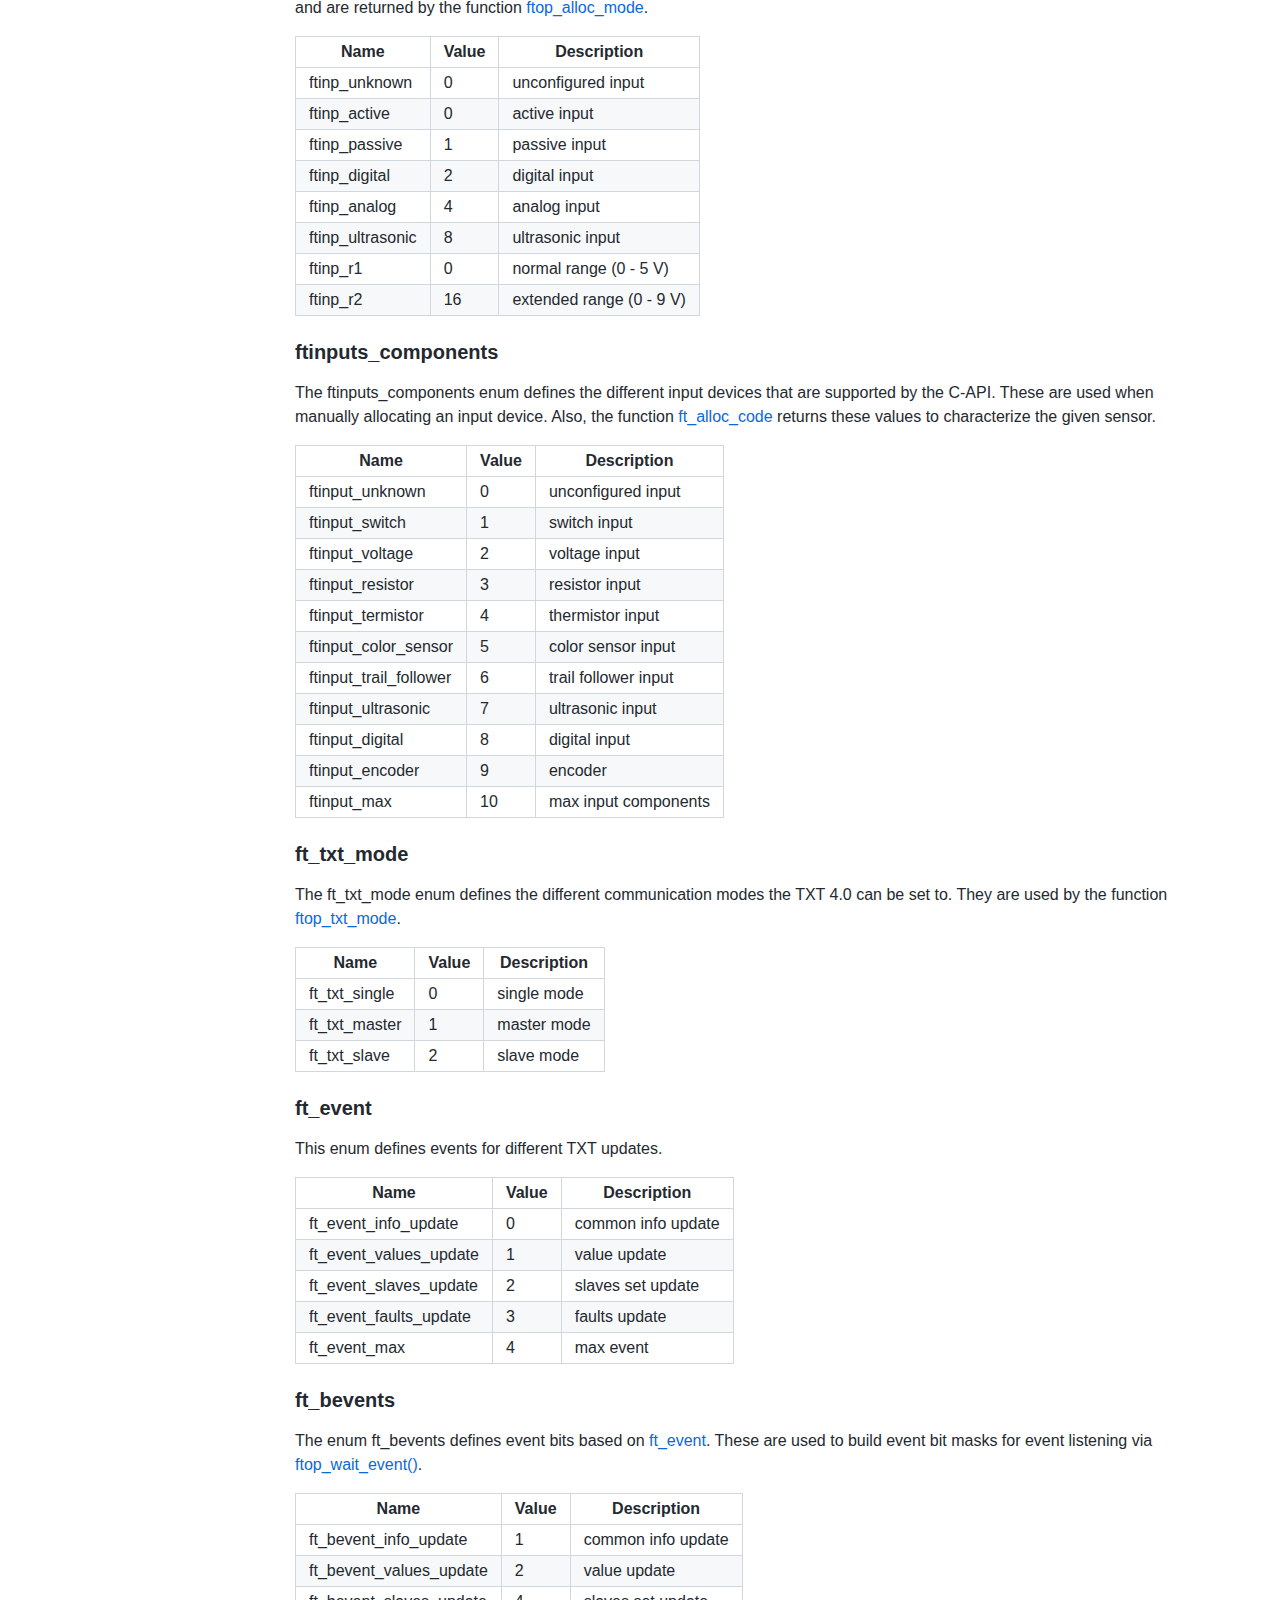
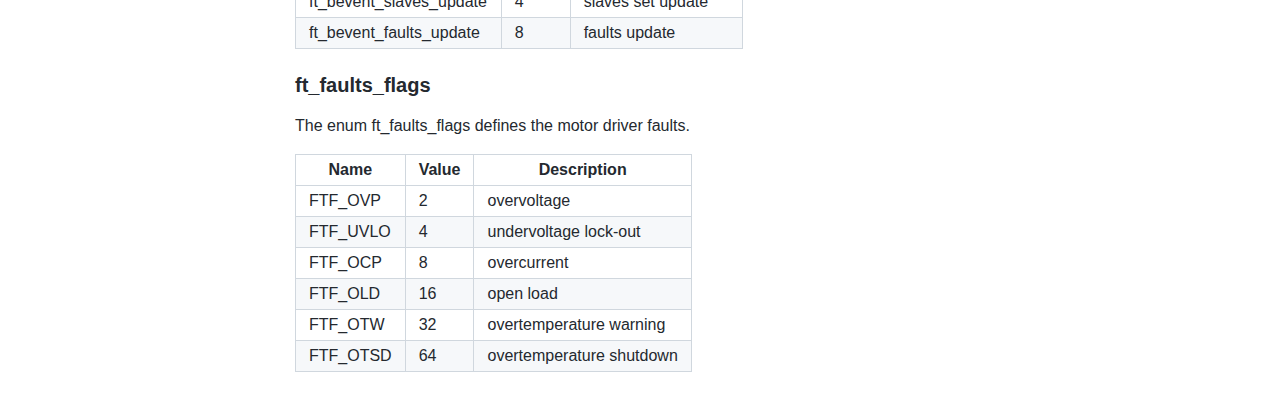
<file: src/c_fttypes.html>
<html>
    <head>
        <title>C Types Reference></title>
        <meta charset="UTF-8">
        <meta name="viewport" content="width=device-width, initial-scale=1.0">
        <link rel="stylesheet" href="../css/github-markdown.css">
        <link rel="stylesheet" href="../css/main.css">
        <script>
            function closeMenu() {
                document.getElementById("menu-title").style.display = "block"
                document.getElementById("menu-close").style.display = "none"
                document.getElementById("menu").style.display = "none"

            }

            function showMenu() {
                document.getElementById("menu-title").style.display = "none"
                document.getElementById("menu-close").style.display = "block"
                document.getElementById("menu").style.display = "block"
            }
        </script>
    </head>

    <body>
        <header class="frame menu-bar">
            <div class="menu-control link" style="position: absolute; left: 0px;" onclick="showMenu()">≡</div>
            <h2 class="link" onclick="location.href='../index.html';">TXT 4.0</h2>
        </header>
        <div class="frame menu" id="menu" style="display: none;">
            <h2 class="link" id="menu-title" style="text-align: center;" onclick="location.href='../index.html';">TXT 4.0</h2>
            <div class="menu-control link", id="menu-close" style="display: none;" onclick="closeMenu()">×</div>
            <ul>
                <li><a href="home.html">Home</a></li>
                <li><a href="getting_started.html">Getting Started</a></li>
                <li><a href="devices.html">Devices</a></li>
                <li><a href="cpp_interface.html">C++ Interface</a></li>
                <li><a href="c_interface.html" class="selected">C Interface</a></li>
                <li>
                    <ul>
                        <li><a href="c_allocators.html">Allocators</a></li>
                        <li><a href="c_operations.html">Operations</a></li>
                        <li><a href="c_slaves.html">Slaves</a></li>
                        <li><a href="c_fttypes.html" class="active">Types</a></li>
                    </ul>
                </li>
            </ul>
        </div>

        <div class="markdown-body">
            <h1 id="c-common-types">C Common types</h1>
<p>The fttypes.h header defines a range of useful types and values the C interface
relies on. It includes the connector types, sensor types, measurement modes and
many more.</p>
<table>
<thead>
<tr>
<th id="content">Content</th>
</tr>
</thead>
<tbody>
<tr>
<td><a href="#ftobjects_connection">ftobjects_connections</a></td>
</tr>
<tr>
<td><a href="#ftinput_modes">ftinput_modes</a></td>
</tr>
<tr>
<td><a href="#ftinputs_components">ftinputs_components</a></td>
</tr>
<tr>
<td><a href="#ft_txt_mode">ft_txt_mode</a></td>
</tr>
<tr>
<td><a href="#ft_event">ft_event</a></td>
</tr>
<tr>
<td><a href="#ft_bevents">ft_bevents</a></td>
</tr>
<tr>
<td><a href="#ft_faults_flags">ft_faults_flags</a></td>
</tr>
</tbody>
</table>
<h3 id="ftobjects_connection">ftobjects_connection</h3>
<p>This enum defines values for all connectors of the TXT 4.0. These values are
used in the <a href="c_allocators.html#allocators">allocation of devices</a>.</p>
<table>
<thead>
<tr>
<th id="name">Name</th>
<th id="value">Value</th>
<th id="connector">Connector</th>
</tr>
</thead>
<tbody>
<tr>
<td>ftdev_unknown</td>
<td>0</td>
<td>unknown connector</td>
</tr>
<tr>
<td>ftdev_txt</td>
<td>1</td>
<td>TXT itself</td>
</tr>
<tr>
<td>ftdev_i1</td>
<td>2</td>
<td>I1</td>
</tr>
<tr>
<td>ftdev_i2</td>
<td>3</td>
<td>I2</td>
</tr>
<tr>
<td>ftdev_i3</td>
<td>4</td>
<td>I3</td>
</tr>
<tr>
<td>ftdev_i4</td>
<td>5</td>
<td>I4</td>
</tr>
<tr>
<td>ftdev_i5</td>
<td>6</td>
<td>I5</td>
</tr>
<tr>
<td>ftdev_i6</td>
<td>7</td>
<td>I6</td>
</tr>
<tr>
<td>ftdev_i7</td>
<td>8</td>
<td>I7</td>
</tr>
<tr>
<td>ftdev_i8</td>
<td>9</td>
<td>I8</td>
</tr>
<tr>
<td>ftdev_o1</td>
<td>10</td>
<td>O1</td>
</tr>
<tr>
<td>ftdev_m1</td>
<td>10</td>
<td>M1</td>
</tr>
<tr>
<td>ftdev_o2</td>
<td>11</td>
<td>O2</td>
</tr>
<tr>
<td>ftdev_o3</td>
<td>12</td>
<td>O3</td>
</tr>
<tr>
<td>ftdev_m2</td>
<td>12</td>
<td>M2</td>
</tr>
<tr>
<td>ftdev_o4</td>
<td>13</td>
<td>O4</td>
</tr>
<tr>
<td>ftdev_o5</td>
<td>14</td>
<td>O5</td>
</tr>
<tr>
<td>ftdev_m3</td>
<td>14</td>
<td>M3</td>
</tr>
<tr>
<td>ftdev_o6</td>
<td>15</td>
<td>O6</td>
</tr>
<tr>
<td>ftdev_o7</td>
<td>16</td>
<td>O7</td>
</tr>
<tr>
<td>ftdev_m4</td>
<td>16</td>
<td>M4</td>
</tr>
<tr>
<td>ftdev_o8</td>
<td>17</td>
<td>O8</td>
</tr>
<tr>
<td>ftdev_c1</td>
<td>18</td>
<td>C1</td>
</tr>
<tr>
<td>ftdev_c2</td>
<td>19</td>
<td>C2</td>
</tr>
<tr>
<td>ftdev_c3</td>
<td>20</td>
<td>C3</td>
</tr>
<tr>
<td>ftdev_c4</td>
<td>21</td>
<td>C4</td>
</tr>
<tr>
<td>ftdev_s1</td>
<td>22</td>
<td>S1</td>
</tr>
<tr>
<td>ftdev_s2</td>
<td>23</td>
<td>S2</td>
</tr>
<tr>
<td>ftdev_s3</td>
<td>24</td>
<td>S3</td>
</tr>
<tr>
<td>ftdev_max</td>
<td>25</td>
<td>max connectors</td>
</tr>
</tbody>
</table>
<h3 id="ftinput_modes">ftinput_modes</h3>
<p>This enum defines the measurement modes and resolutions for input devices.
These are used when manually allocating a sensor and are returned by
the function <a href="c_allocators.html#alloc_mode">ftop_alloc_mode</a>.</p>
<table>
<thead>
<tr>
<th id="name">Name</th>
<th id="value">Value</th>
<th id="description">Description</th>
</tr>
</thead>
<tbody>
<tr>
<td>ftinp_unknown</td>
<td>0</td>
<td>unconfigured input</td>
</tr>
<tr>
<td>ftinp_active</td>
<td>0</td>
<td>active input</td>
</tr>
<tr>
<td>ftinp_passive</td>
<td>1</td>
<td>passive input</td>
</tr>
<tr>
<td>ftinp_digital</td>
<td>2</td>
<td>digital input</td>
</tr>
<tr>
<td>ftinp_analog</td>
<td>4</td>
<td>analog input</td>
</tr>
<tr>
<td>ftinp_ultrasonic</td>
<td>8</td>
<td>ultrasonic input</td>
</tr>
<tr>
<td>ftinp_r1</td>
<td>0</td>
<td>normal range (0 - 5 V)</td>
</tr>
<tr>
<td>ftinp_r2</td>
<td>16</td>
<td>extended range (0 - 9 V)</td>
</tr>
</tbody>
</table>
<h3 id="ftinputs_components">ftinputs_components</h3>
<p>The ftinputs_components enum defines the different input devices that are
supported by the C-API. These are used when manually allocating an input
device. Also, the function <a href="c_allocators.html#alloc_code">ft_alloc_code</a>
returns these values to characterize the given sensor.</p>
<table>
<thead>
<tr>
<th id="name">Name</th>
<th id="value">Value</th>
<th id="description">Description</th>
</tr>
</thead>
<tbody>
<tr>
<td>ftinput_unknown</td>
<td>0</td>
<td>unconfigured input</td>
</tr>
<tr>
<td>ftinput_switch</td>
<td>1</td>
<td>switch input</td>
</tr>
<tr>
<td>ftinput_voltage</td>
<td>2</td>
<td>voltage input</td>
</tr>
<tr>
<td>ftinput_resistor</td>
<td>3</td>
<td>resistor input</td>
</tr>
<tr>
<td>ftinput_termistor</td>
<td>4</td>
<td>thermistor input</td>
</tr>
<tr>
<td>ftinput_color_sensor</td>
<td>5</td>
<td>color sensor input</td>
</tr>
<tr>
<td>ftinput_trail_follower</td>
<td>6</td>
<td>trail follower input</td>
</tr>
<tr>
<td>ftinput_ultrasonic</td>
<td>7</td>
<td>ultrasonic input</td>
</tr>
<tr>
<td>ftinput_digital</td>
<td>8</td>
<td>digital input</td>
</tr>
<tr>
<td>ftinput_encoder</td>
<td>9</td>
<td>encoder</td>
</tr>
<tr>
<td>ftinput_max</td>
<td>10</td>
<td>max input components</td>
</tr>
</tbody>
</table>
<h3 id="ft_txt_mode">ft_txt_mode</h3>
<p>The ft_txt_mode enum defines the different communication modes the TXT 4.0 can be
set to. They are used by the function <a href="c_slaves.html#txt_mode">ftop_txt_mode</a>.</p>
<table>
<thead>
<tr>
<th id="name">Name</th>
<th id="value">Value</th>
<th id="description">Description</th>
</tr>
</thead>
<tbody>
<tr>
<td>ft_txt_single</td>
<td>0</td>
<td>single mode</td>
</tr>
<tr>
<td>ft_txt_master</td>
<td>1</td>
<td>master mode</td>
</tr>
<tr>
<td>ft_txt_slave</td>
<td>2</td>
<td>slave mode</td>
</tr>
</tbody>
</table>
<h3 id="ft_event">ft_event</h3>
<p>This enum defines events for different TXT updates.</p>
<table>
<thead>
<tr>
<th id="name">Name</th>
<th id="value">Value</th>
<th id="description">Description</th>
</tr>
</thead>
<tbody>
<tr>
<td>ft_event_info_update</td>
<td>0</td>
<td>common info update</td>
</tr>
<tr>
<td>ft_event_values_update</td>
<td>1</td>
<td>value update</td>
</tr>
<tr>
<td>ft_event_slaves_update</td>
<td>2</td>
<td>slaves set update</td>
</tr>
<tr>
<td>ft_event_faults_update</td>
<td>3</td>
<td>faults update</td>
</tr>
<tr>
<td>ft_event_max</td>
<td>4</td>
<td>max event</td>
</tr>
</tbody>
</table>
<h3 id="ft_bevents">ft_bevents</h3>
<p>The enum ft_bevents defines event bits based on <a href="#ftevent">ft_event</a>.
These are used to build event bit masks for event listening via
<a href="c_operations.md#span-classtype-idwaiteventintspan-ftopwaiteventspan-classtypevoid-spandevice-span-classtypeuint32tspan-emask">ftop_wait_event()</a>.</p>
<table>
<thead>
<tr>
<th id="name">Name</th>
<th id="value">Value</th>
<th id="description">Description</th>
</tr>
</thead>
<tbody>
<tr>
<td>ft_bevent_info_update</td>
<td>1</td>
<td>common info update</td>
</tr>
<tr>
<td>ft_bevent_values_update</td>
<td>2</td>
<td>value update</td>
</tr>
<tr>
<td>ft_bevent_slaves_update</td>
<td>4</td>
<td>slaves set update</td>
</tr>
<tr>
<td>ft_bevent_faults_update</td>
<td>8</td>
<td>faults update</td>
</tr>
</tbody>
</table>
<h3 id="ft_faults_flags">ft_faults_flags</h3>
<p>The enum ft_faults_flags defines the motor driver faults.</p>
<table>
<thead>
<tr>
<th id="name">Name</th>
<th id="value">Value</th>
<th id="description">Description</th>
</tr>
</thead>
<tbody>
<tr>
<td>FTF_OVP</td>
<td>2</td>
<td>overvoltage</td>
</tr>
<tr>
<td>FTF_UVLO</td>
<td>4</td>
<td>undervoltage lock-out</td>
</tr>
<tr>
<td>FTF_OCP</td>
<td>8</td>
<td>overcurrent</td>
</tr>
<tr>
<td>FTF_OLD</td>
<td>16</td>
<td>open load</td>
</tr>
<tr>
<td>FTF_OTW</td>
<td>32</td>
<td>overtemperature warning</td>
</tr>
<tr>
<td>FTF_OTSD</td>
<td>64</td>
<td>overtemperature shutdown</td>
</tr>
</tbody>
</table>
<br>
        </div>
    </body>
</html>
</file>
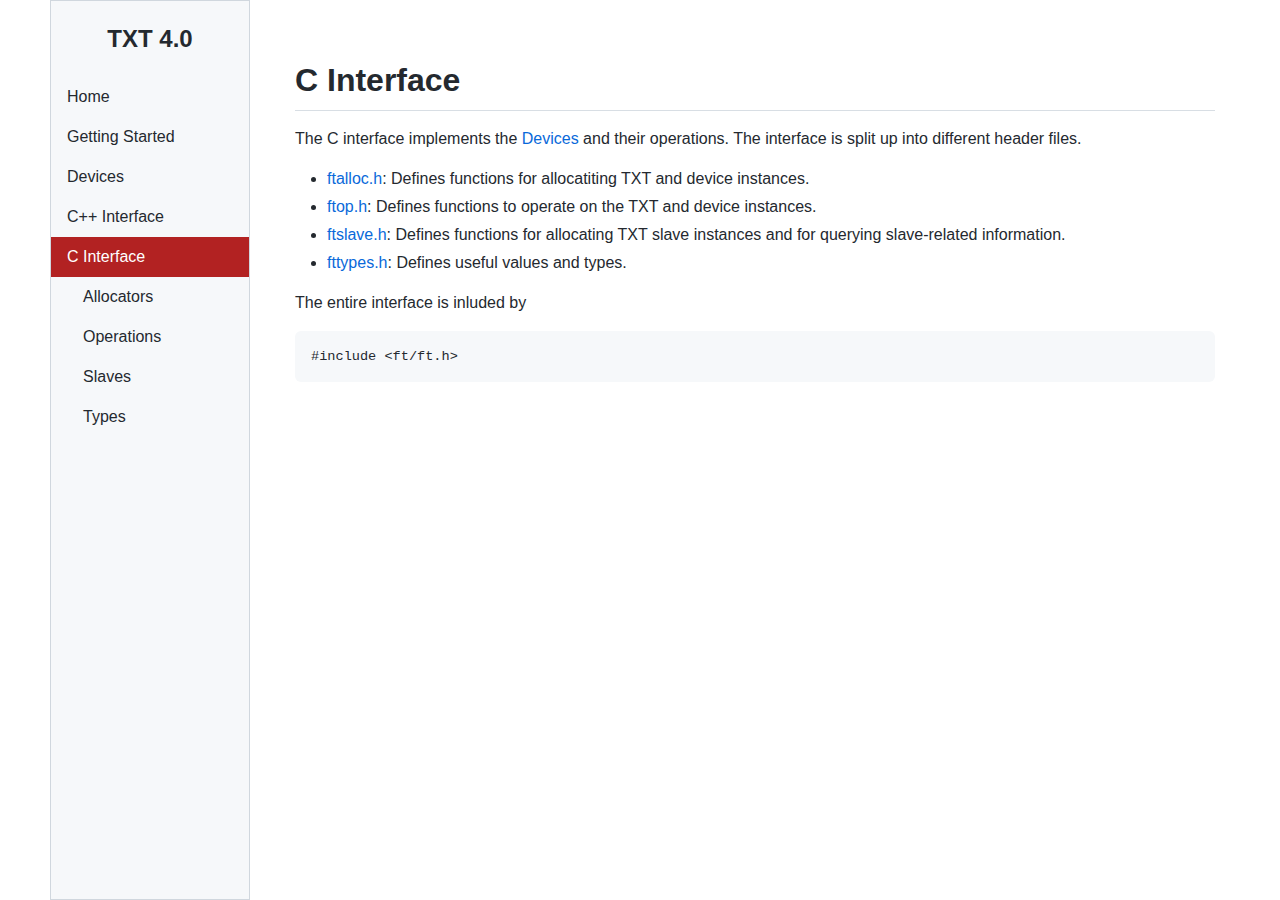
<file: src/c_interface.html>
<html>
    <head>
        <title>C API Reference</title>
        <meta charset="UTF-8">
        <meta name="viewport" content="width=device-width, initial-scale=1.0">
        <link rel="stylesheet" href="../css/github-markdown.css">
        <link rel="stylesheet" href="../css/main.css">
        <script>
            function closeMenu() {
                document.getElementById("menu-title").style.display = "block"
                document.getElementById("menu-close").style.display = "none"
                document.getElementById("menu").style.display = "none"

            }

            function showMenu() {
                document.getElementById("menu-title").style.display = "none"
                document.getElementById("menu-close").style.display = "block"
                document.getElementById("menu").style.display = "block"
            }
        </script>
    </head>

    <body>
        <header class="frame menu-bar">
            <div class="menu-control link" style="position: absolute; left: 0px;" onclick="showMenu()">≡</div>
            <h2 class="link" onclick="location.href='../index.html';">TXT 4.0</h2>
        </header>
        <div class="frame menu" id="menu" style="display: none;">
            <h2 class="link" id="menu-title" style="text-align: center;" onclick="location.href='../index.html';">TXT 4.0</h2>
            <div class="menu-control link", id="menu-close" style="display: none;" onclick="closeMenu()">×</div>
            <ul>
                <li><a href="../index.html">Home</a></li>
                <li><a href="getting_started.html">Getting Started</a></li>
                <li><a href="devices.html">Devices</a></li>
                <li><a href="cpp_interface.html">C++ Interface</a></li>
                <li><a href="c_interface.html" class="active">C Interface</a></li>
                <li>
                    <ul>
                        <li><a href="c_allocators.html">Allocators</a></li>
                        <li><a href="c_operations.html">Operations</a></li>
                        <li><a href="c_slaves.html">Slaves</a></li>
                        <li><a href="c_fttypes.html">Types</a></li>
                    </ul>
                </li>
            </ul>
        </div>

        <div class="markdown-body">
            <h1 id="c-interface">C Interface</h1>
<p>The C interface implements the <a href="devices.html">Devices</a> and their operations. The
interface is split up into different header files.</p>
<ul>
<li><a href="c_allocators.html">ftalloc.h</a>: Defines functions for allocatiting TXT and device instances.</li>
<li><a href="c_operations.html">ftop.h</a>: Defines functions to operate on the TXT and device instances.</li>
<li><a href="c_slaves.html">ftslave.h</a>: Defines functions for allocating TXT slave instances and for querying slave-related information.</li>
<li><a href="c_fttypes.html">fttypes.h</a>: Defines useful values and types.</li>
</ul>
<p>The entire interface is inluded  by</p>
<pre><code class="C language-C">#include &lt;ft/ft.h&gt;</code></pre>
        </div>
    </body>
</html>
</file>
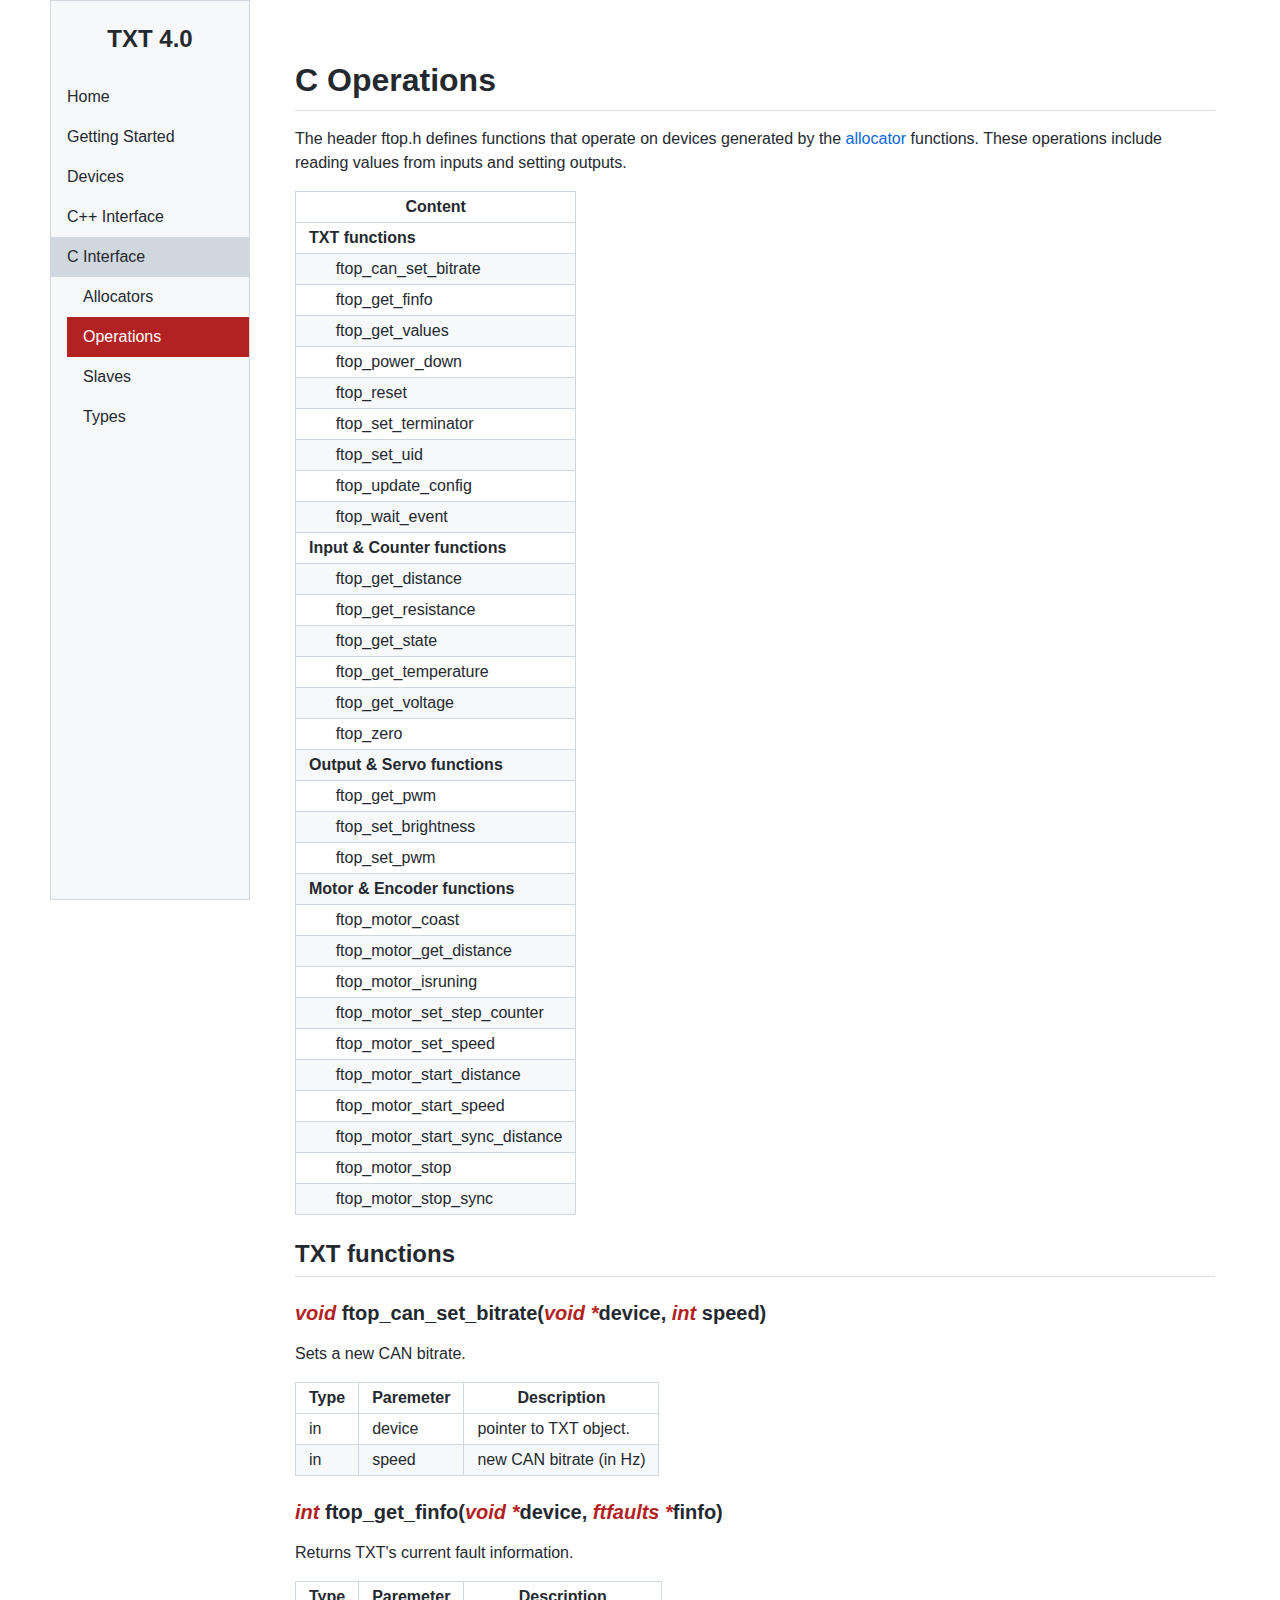
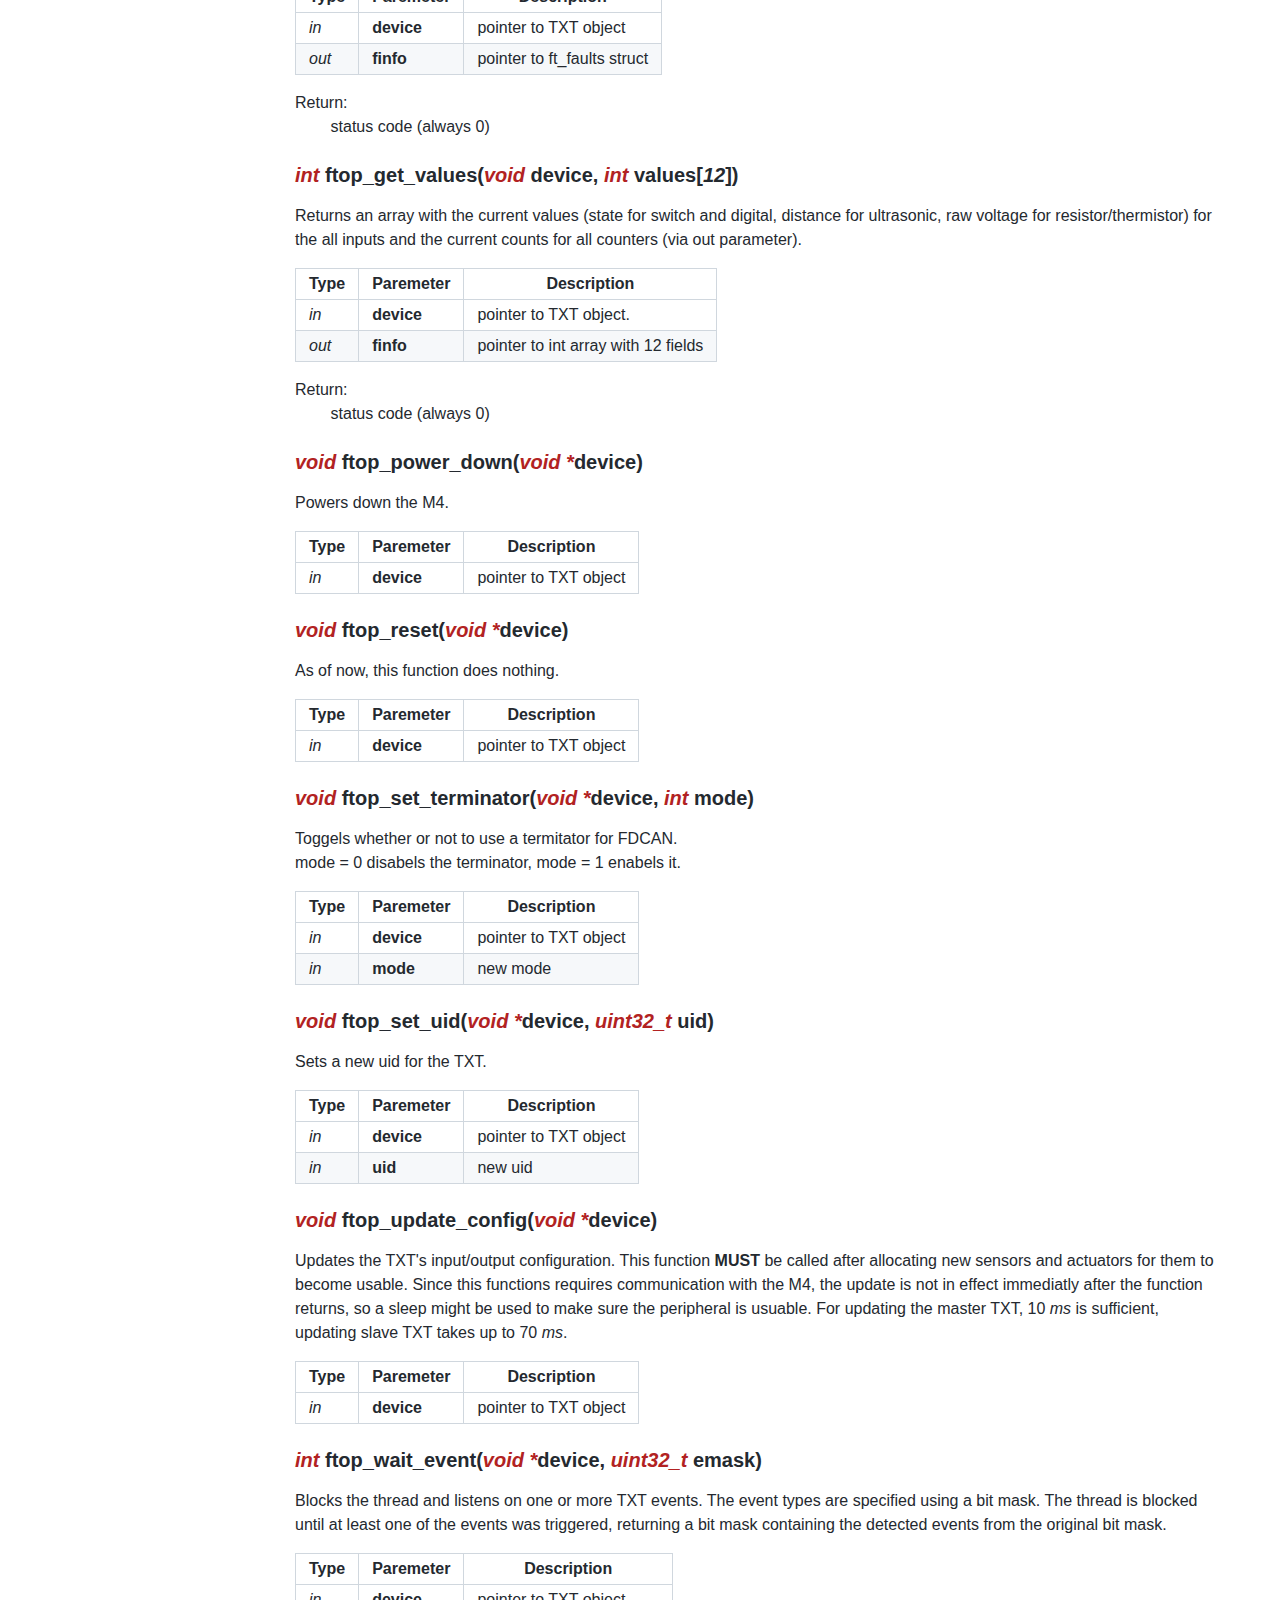
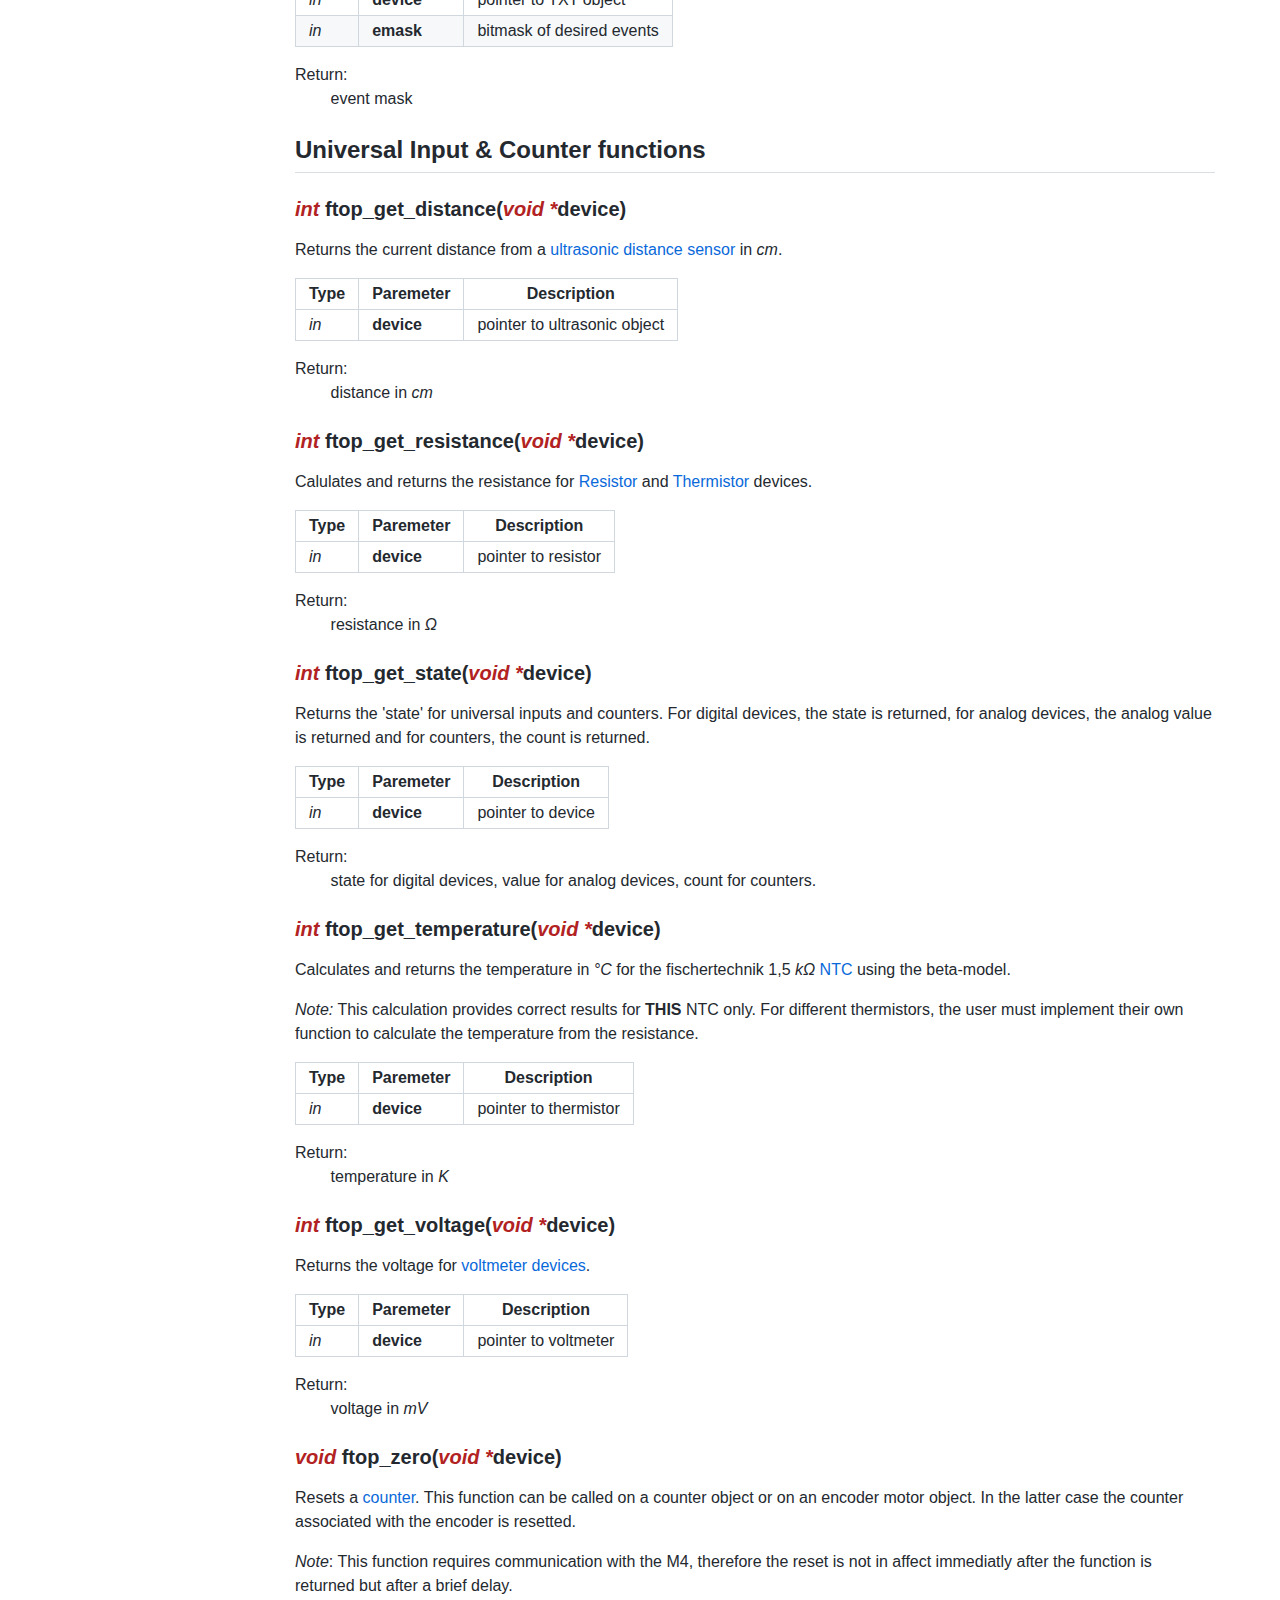
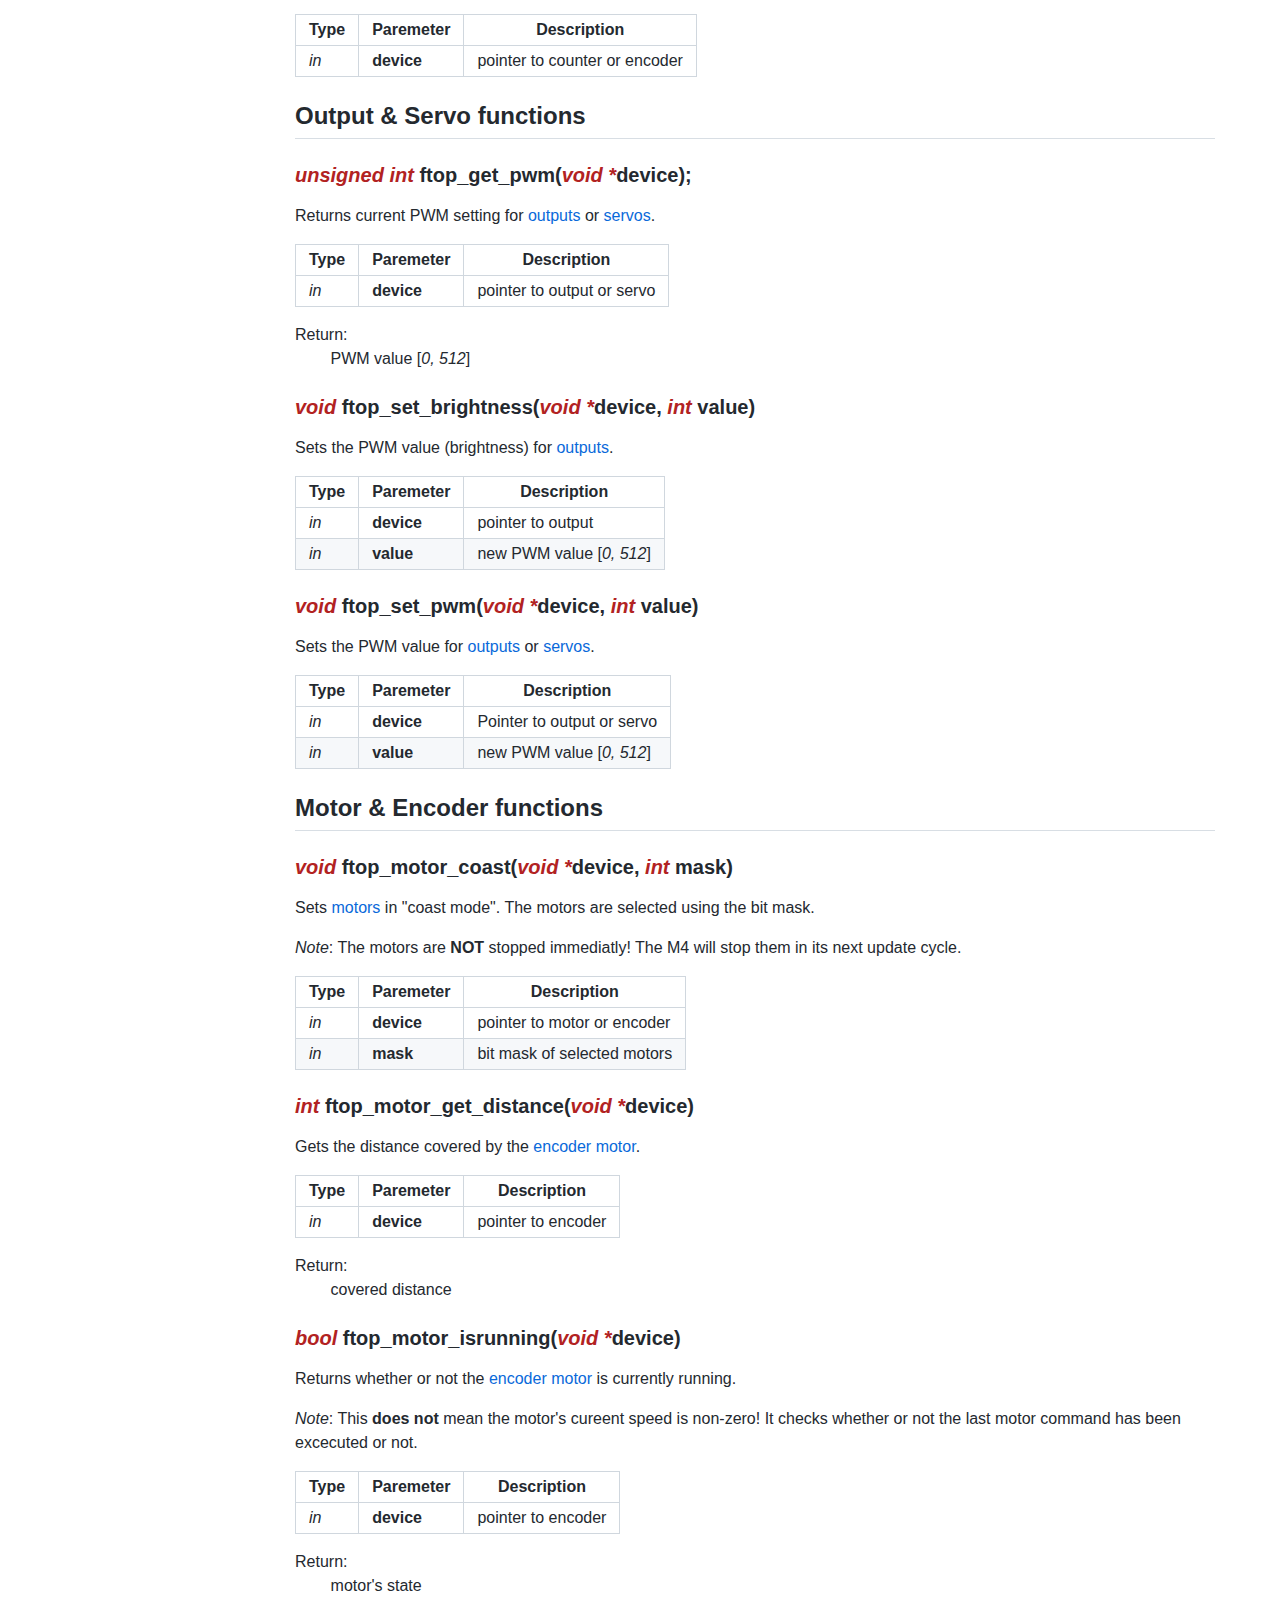
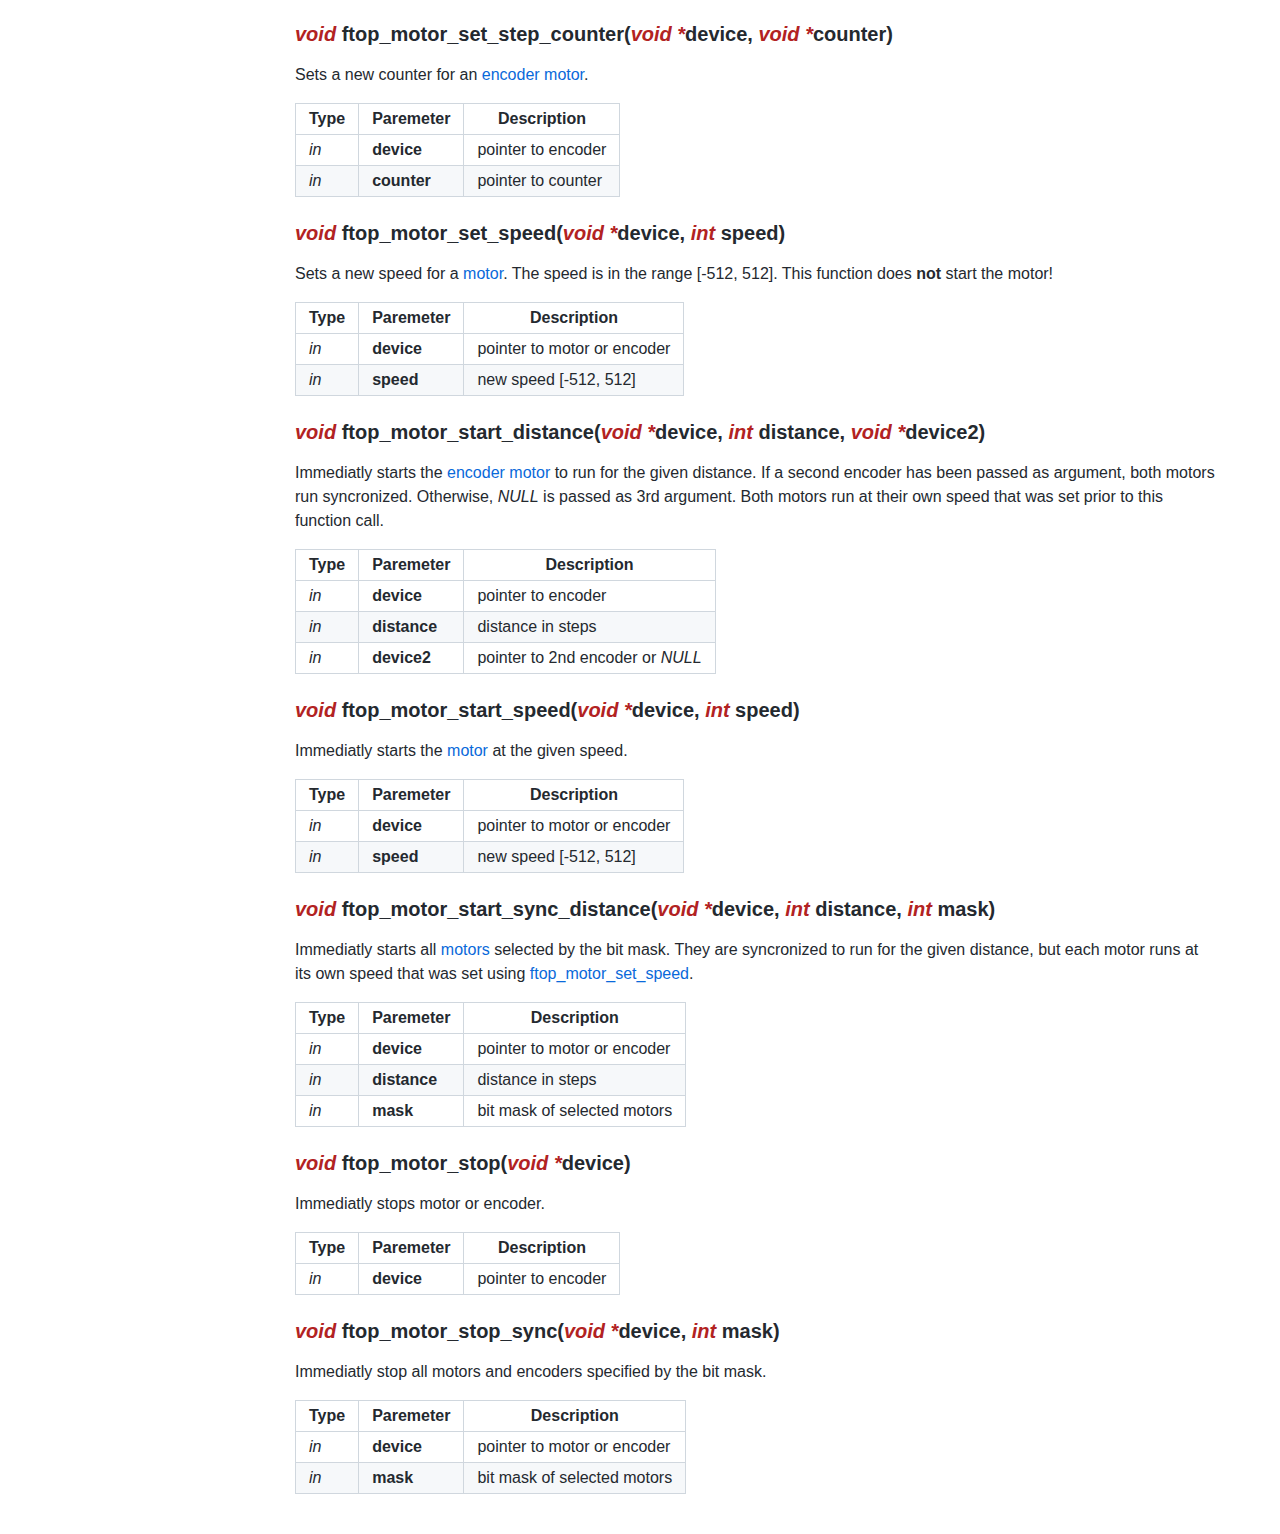
<file: src/c_operations.html>
<html>
    <head>
        <title>C Operation Reference></title>
        <meta charset="UTF-8">
        <meta name="viewport" content="width=device-width, initial-scale=1.0">
        <link rel="stylesheet" href="../css/github-markdown.css">
        <link rel="stylesheet" href="../css/main.css">
        <script>
            function closeMenu() {
                document.getElementById("menu-title").style.display = "block"
                document.getElementById("menu-close").style.display = "none"
                document.getElementById("menu").style.display = "none"

            }

            function showMenu() {
                document.getElementById("menu-title").style.display = "none"
                document.getElementById("menu-close").style.display = "block"
                document.getElementById("menu").style.display = "block"
            }
        </script>
    </head>

    <body>
        <header class="frame menu-bar">
            <div class="menu-control link" style="position: absolute; left: 0px;" onclick="showMenu()">≡</div>
            <h2 class="link" onclick="location.href='../index.html';">TXT 4.0</h2>
        </header>
        <div class="frame menu" id="menu" style="display: none;">
            <h2 class="link" id="menu-title" style="text-align: center;" onclick="location.href='../index.html';">TXT 4.0</h2>
            <div class="menu-control link", id="menu-close" style="display: none;" onclick="closeMenu()">×</div>
            <ul>
                <li><a href="../index.html">Home</a></li>
                <li><a href="getting_started.html">Getting Started</a></li>
                <li><a href="devices.html">Devices</a></li>
                <li><a href="cpp_interface.html">C++ Interface</a></li>
                <li><a href="c_interface.html" class="selected">C Interface</a></li>
                <li>
                    <ul>
                        <li><a href="c_allocators.html">Allocators</a></li>
                        <li><a href="c_operations.html" class="active">Operations</a></li>
                        <li><a href="c_slaves.html">Slaves</a></li>
                        <li><a href="c_fttypes.html">Types</a></li>
                    </ul>
                </li>
            </ul>
        </div>

        <div class="markdown-body">
            <h1 id="c-operations">C Operations</h1>
<p>The header ftop.h defines functions that operate on devices generated by the
<a href="c_allocators.html">allocator</a> functions. These operations include reading values
from inputs and setting outputs.</p>
<table>
<thead>
<tr>
<th id="content">Content</th>
</tr>
</thead>
<tbody>
<tr>
<td><a href="#txt-functions"><strong>TXT functions</strong></a></td>
</tr>
<tr>
<td><a href="#can_set_bitrate">&nbsp;&nbsp;&nbsp;&nbsp;&nbsp;&nbsp;ftop_can_set_bitrate</a></td>
</tr>
<tr>
<td><a href="#get_info">&nbsp;&nbsp;&nbsp;&nbsp;&nbsp;&nbsp;ftop_get_finfo</a></td>
</tr>
<tr>
<td><a href="#get_values">&nbsp;&nbsp;&nbsp;&nbsp;&nbsp;&nbsp;ftop_get_values</a></td>
</tr>
<tr>
<td><a href="#power_down">&nbsp;&nbsp;&nbsp;&nbsp;&nbsp;&nbsp;ftop_power_down</a></td>
</tr>
<tr>
<td><a href="#reset">&nbsp;&nbsp;&nbsp;&nbsp;&nbsp;&nbsp;ftop_reset</a></td>
</tr>
<tr>
<td><a href="#set_terminator">&nbsp;&nbsp;&nbsp;&nbsp;&nbsp;&nbsp;ftop_set_terminator</a></td>
</tr>
<tr>
<td><a href="#set_uid">&nbsp;&nbsp;&nbsp;&nbsp;&nbsp;&nbsp;ftop_set_uid</a></td>
</tr>
<tr>
<td><a href="#update_config">&nbsp;&nbsp;&nbsp;&nbsp;&nbsp;&nbsp;ftop_update_config</a></td>
</tr>
<tr>
<td><a href="#wait_event">&nbsp;&nbsp;&nbsp;&nbsp;&nbsp;&nbsp;ftop_wait_event</a></td>
</tr>
<tr>
<td><a href="#universal-input--counter-functions"><strong>Input & Counter functions</strong></a></td>
</tr>
<tr>
<td><a href="#get_distance">&nbsp;&nbsp;&nbsp;&nbsp;&nbsp;&nbsp;ftop_get_distance</a></td>
</tr>
<tr>
<td><a href="#get_resistance">&nbsp;&nbsp;&nbsp;&nbsp;&nbsp;&nbsp;ftop_get_resistance</a></td>
</tr>
<tr>
<td><a href="#get_state">&nbsp;&nbsp;&nbsp;&nbsp;&nbsp;&nbsp;ftop_get_state</a></td>
</tr>
<tr>
<td><a href="#get_temperature">&nbsp;&nbsp;&nbsp;&nbsp;&nbsp;&nbsp;ftop_get_temperature</a></td>
</tr>
<tr>
<td><a href="#get_voltage">&nbsp;&nbsp;&nbsp;&nbsp;&nbsp;&nbsp;ftop_get_voltage</a></td>
</tr>
<tr>
<td><a href="#zero">&nbsp;&nbsp;&nbsp;&nbsp;&nbsp;&nbsp;ftop_zero</a></td>
</tr>
<tr>
<td><a href="#output--servo-functions"><strong>Output & Servo functions</strong></a></td>
</tr>
<tr>
<td><a href="#get_pwm">&nbsp;&nbsp;&nbsp;&nbsp;&nbsp;&nbsp;ftop_get_pwm</a></td>
</tr>
<tr>
<td><a href="#set_brightness">&nbsp;&nbsp;&nbsp;&nbsp;&nbsp;&nbsp;ftop_set_brightness</a></td>
</tr>
<tr>
<td><a href="#set_pwm">&nbsp;&nbsp;&nbsp;&nbsp;&nbsp;&nbsp;ftop_set_pwm</a></td>
</tr>
<tr>
<td><a href="#motor--encoder-functions"><strong>Motor & Encoder functions</strong></a></td>
</tr>
<tr>
<td><a href="#motor_coast">&nbsp;&nbsp;&nbsp;&nbsp;&nbsp;&nbsp;ftop_motor_coast</a></td>
</tr>
<tr>
<td><a href="#motor_get_distance">&nbsp;&nbsp;&nbsp;&nbsp;&nbsp;&nbsp;ftop_motor_get_distance</a></td>
</tr>
<tr>
<td><a href="#motor_isrunning">&nbsp;&nbsp;&nbsp;&nbsp;&nbsp;&nbsp;ftop_motor_isruning</a></td>
</tr>
<tr>
<td><a href="#motor_set_step_counter">&nbsp;&nbsp;&nbsp;&nbsp;&nbsp;&nbsp;ftop_motor_set_step_counter</a></td>
</tr>
<tr>
<td><a href="#motor_set_speed">&nbsp;&nbsp;&nbsp;&nbsp;&nbsp;&nbsp;ftop_motor_set_speed</a></td>
</tr>
<tr>
<td><a href="#motor_start_distance">&nbsp;&nbsp;&nbsp;&nbsp;&nbsp;&nbsp;ftop_motor_start_distance</a></td>
</tr>
<tr>
<td><a href="#motor_start_speed">&nbsp;&nbsp;&nbsp;&nbsp;&nbsp;&nbsp;ftop_motor_start_speed</a></td>
</tr>
<tr>
<td><a href="#motor_start_sync_distance">&nbsp;&nbsp;&nbsp;&nbsp;&nbsp;&nbsp;ftop_motor_start_sync_distance</a></td>
</tr>
<tr>
<td><a href="#motor_stop">&nbsp;&nbsp;&nbsp;&nbsp;&nbsp;&nbsp;ftop_motor_stop</a></td>
</tr>
<tr>
<td><a href="#motor_stop_sync">&nbsp;&nbsp;&nbsp;&nbsp;&nbsp;&nbsp;ftop_motor_stop_sync</a></td>
</tr>
</tbody>
</table>
<h2 id="txt-functions">TXT functions</h2>
<h3 id="span-classtype-idcan_set_bitratevoidspan-ftop_can_set_bitratespan-classtypevoid-spandevice-span-classtypeintspan-speed"><span class="type" id="can_set_bitrate">void</span> ftop_can_set_bitrate(<span class="type">void *</span>device, <span class="type">int</span> speed)</h3>
<p>Sets a new CAN bitrate.</p>
<table>
<thead>
<tr>
<th id="type">Type</th>
<th id="paremeter">Paremeter</th>
<th id="description">Description</th>
</tr>
</thead>
<tbody>
<tr>
<td>in</td>
<td>device</td>
<td>pointer to TXT object.</td>
</tr>
<tr>
<td>in</td>
<td>speed</td>
<td>new CAN bitrate (in Hz)</td>
</tr>
</tbody>
</table>
<h3 id="span-classtype-idget_infointspan-ftop_get_finfospan-classtypevoid-spandevice-span-classtypeftfaults-spanfinfo"><span class="type" id="get_info">int</span> ftop_get_finfo(<span class="type">void *</span>device, <span class="type">ftfaults *</span>finfo)</h3>
<p>Returns TXT's current fault information.</p>
<!-- See ... for more information on ft_faults (via out parameter).-->
<table>
<thead>
<tr>
<th id="type">Type</th>
<th id="paremeter">Paremeter</th>
<th id="description">Description</th>
</tr>
</thead>
<tbody>
<tr>
<td><em>in</em></td>
<td><strong>device</strong></td>
<td>pointer to TXT object</td>
</tr>
<tr>
<td><em>out</em></td>
<td><strong>finfo</strong></td>
<td>pointer to ft_faults struct</td>
</tr>
</tbody>
</table>
<p>Return:  <br />
&nbsp;&nbsp;&nbsp;&nbsp;&nbsp;&nbsp;&nbsp;&nbsp;status code (always 0)</p>
<h3 id="span-classtype-idget_valuesintspan-ftop_get_valuesspan-classtypevoid-spandevice-span-classtypeintspan-valuesft_max_inputs--ft_max_counters"><span class="type" id="get_values">int</span> ftop_get_values(<span class="type">void </span>device, <span class="type">int</span> values[<em>12</em>])</h3>
<p>Returns an array with the current values (state for switch and digital, distance
for ultrasonic, raw voltage for resistor/thermistor) for the all inputs and the
current counts for all counters (via out parameter).</p>
<table>
<thead>
<tr>
<th id="type">Type</th>
<th id="paremeter">Paremeter</th>
<th id="description">Description</th>
</tr>
</thead>
<tbody>
<tr>
<td><em>in</em></td>
<td><strong>device</strong></td>
<td>pointer to TXT object.</td>
</tr>
<tr>
<td><em>out</em></td>
<td><strong>finfo</strong></td>
<td>pointer to int array with 12 fields</td>
</tr>
</tbody>
</table>
<p>Return:  <br />
&nbsp;&nbsp;&nbsp;&nbsp;&nbsp;&nbsp;&nbsp;&nbsp;status code (always 0)</p>
<h3 id="span-classtype-idpower_downvoidspan-ftop_power_downspan-classtypevoid-spandevice"><span class="type" id="power_down">void</span> ftop_power_down(<span class="type">void *</span>device)</h3>
<p>Powers down the M4.</p>
<table>
<thead>
<tr>
<th id="type">Type</th>
<th id="paremeter">Paremeter</th>
<th id="description">Description</th>
</tr>
</thead>
<tbody>
<tr>
<td><em>in</em></td>
<td><strong>device</strong></td>
<td>pointer to TXT object</td>
</tr>
</tbody>
</table>
<h3 id="span-classtype-idresetvoidspan-ftop_resetspan-classtypevoid-spandevice"><span class="type" id="reset">void</span> ftop_reset(<span class="type">void *</span>device)</h3>
<p>As of now, this function does nothing.</p>
<table>
<thead>
<tr>
<th id="type">Type</th>
<th id="paremeter">Paremeter</th>
<th id="description">Description</th>
</tr>
</thead>
<tbody>
<tr>
<td><em>in</em></td>
<td><strong>device</strong></td>
<td>pointer to TXT object</td>
</tr>
</tbody>
</table>
<h3 id="span-classtype-idset_terminatorvoidspan-ftop_set_terminatorspan-classtypevoid-spandevice-span-classtypeintspan-mode"><span class="type" id="set_terminator">void</span> ftop_set_terminator(<span class="type">void *</span>device, <span class="type">int</span> mode)</h3>
<p>Toggels whether or not to use a termitator for FDCAN.<br />
mode = 0 disabels the terminator, mode = 1 enabels it.</p>
<table>
<thead>
<tr>
<th id="type">Type</th>
<th id="paremeter">Paremeter</th>
<th id="description">Description</th>
</tr>
</thead>
<tbody>
<tr>
<td><em>in</em></td>
<td><strong>device</strong></td>
<td>pointer to TXT object</td>
</tr>
<tr>
<td><em>in</em></td>
<td><strong>mode</strong></td>
<td>new mode</td>
</tr>
</tbody>
</table>
<h3 id="span-classtype-idset_uidvoidspan-ftop_set_uidspan-classtypevoid-spandevice-span-classtypeuint32_tspan-uid"><span class="type" id="set_uid">void</span> ftop_set_uid(<span class="type">void *</span>device, <span class="type">uint32_t</span> uid)</h3>
<p>Sets a new uid for the TXT.</p>
<table>
<thead>
<tr>
<th id="type">Type</th>
<th id="paremeter">Paremeter</th>
<th id="description">Description</th>
</tr>
</thead>
<tbody>
<tr>
<td><em>in</em></td>
<td><strong>device</strong></td>
<td>pointer to TXT object</td>
</tr>
<tr>
<td><em>in</em></td>
<td><strong>uid</strong></td>
<td>new uid</td>
</tr>
</tbody>
</table>
<h3 id="span-classtype-idupdate_configvoidspan-ftop_update_configspan-classtypevoid-spandevice"><span class="type" id="update_config">void</span> ftop_update_config(<span class="type">void *</span>device)</h3>
<p>Updates the TXT's input/output configuration. This function <strong>MUST</strong> be called
after allocating new sensors and actuators for them to become usable. Since
this functions requires communication with the M4, the update is not in effect
immediatly after the function returns, so a sleep might be used to make sure
the peripheral is usuable. For updating the master TXT, 10 <em>ms</em> is sufficient,
updating slave TXT takes up to 70 <em>ms</em>.</p>
<table>
<thead>
<tr>
<th id="type">Type</th>
<th id="paremeter">Paremeter</th>
<th id="description">Description</th>
</tr>
</thead>
<tbody>
<tr>
<td><em>in</em></td>
<td><strong>device</strong></td>
<td>pointer to TXT object</td>
</tr>
</tbody>
</table>
<h3 id="span-classtype-idwait_eventintspan-ftop_wait_eventspan-classtypevoid-spandevice-span-classtypeuint32_tspan-emask"><span class="type" id="wait_event">int</span> ftop_wait_event(<span class="type">void *</span>device, <span class="type">uint32_t</span> emask)</h3>
<p>Blocks the thread and listens on one or more TXT events. The event types are
specified using a bit mask. The thread is blocked until at least one of the
events was triggered, returning a bit mask containing the detected events from
the original bit mask.</p>
<table>
<thead>
<tr>
<th id="type">Type</th>
<th id="paremeter">Paremeter</th>
<th id="description">Description</th>
</tr>
</thead>
<tbody>
<tr>
<td><em>in</em></td>
<td><strong>device</strong></td>
<td>pointer to TXT object</td>
</tr>
<tr>
<td><em>in</em></td>
<td><strong>emask</strong></td>
<td>bitmask of desired events</td>
</tr>
</tbody>
</table>
<p>Return:  <br />
&nbsp;&nbsp;&nbsp;&nbsp;&nbsp;&nbsp;&nbsp;&nbsp;event mask</p>
<h2 id="universal-input--counter-functions">Universal Input &amp; Counter functions</h2>
<h3 id="span-classtype-idget_distanceintspan-ftop_get_distancespan-classtypevoid-spandevice"><span class="type" id="get_distance">int</span> ftop_get_distance(<span class="type">void *</span>device)</h3>
<p>Returns the current distance from a <a href="devices.html#ultrasonic">ultrasonic distance sensor</a> in <em>cm</em>.</p>
<table>
<thead>
<tr>
<th id="type">Type</th>
<th id="paremeter">Paremeter</th>
<th id="description">Description</th>
</tr>
</thead>
<tbody>
<tr>
<td><em>in</em></td>
<td><strong>device</strong></td>
<td>pointer to ultrasonic object</td>
</tr>
</tbody>
</table>
<p>Return:  <br />
&nbsp;&nbsp;&nbsp;&nbsp;&nbsp;&nbsp;&nbsp;&nbsp;distance in <em>cm</em></p>
<h3 id="span-classtype-idget_resistanceintspan-ftop_get_resistancespan-classtypevoid-spandevice"><span class="type" id="get_resistance">int</span> ftop_get_resistance(<span class="type">void *</span>device)</h3>
<p>Calulates and returns the resistance for <a href="devices.html#resistor">Resistor</a> and <a href="devices.html#ntc-thermistor">Thermistor</a> devices.</p>
<table>
<thead>
<tr>
<th id="type">Type</th>
<th id="paremeter">Paremeter</th>
<th id="description">Description</th>
</tr>
</thead>
<tbody>
<tr>
<td><em>in</em></td>
<td><strong>device</strong></td>
<td>pointer to resistor</td>
</tr>
</tbody>
</table>
<p>Return:  <br />
&nbsp;&nbsp;&nbsp;&nbsp;&nbsp;&nbsp;&nbsp;&nbsp;resistance in <em>Ω</em></p>
<h3 id="span-classtype-idget_stateintspan-ftop_get_statespan-classtypevoid-spandevice"><span class="type" id="get_state">int</span> ftop_get_state(<span class="type">void *</span>device)</h3>
<p>Returns the 'state' for universal inputs and counters. For digital devices, the
state is returned, for analog devices, the analog value is returned and for
counters, the count is returned.</p>
<table>
<thead>
<tr>
<th id="type">Type</th>
<th id="paremeter">Paremeter</th>
<th id="description">Description</th>
</tr>
</thead>
<tbody>
<tr>
<td><em>in</em></td>
<td><strong>device</strong></td>
<td>pointer to device</td>
</tr>
</tbody>
</table>
<p>Return:  <br />
&nbsp;&nbsp;&nbsp;&nbsp;&nbsp;&nbsp;&nbsp;&nbsp;state for digital devices, value for analog devices, count for counters.</p>
<h3 id="span-classtype-idget_temperatureintspan-ftop_get_temperaturespan-classtypevoid-spandevice"><span class="type" id="get_temperature">int</span> ftop_get_temperature(<span class="type">void *</span>device)</h3>
<p>Calculates and returns the temperature in <em>°C</em> for the fischertechnik 1,5 <em>kΩ</em>
<a href="devices.html#ntc-thermistor">NTC</a> using the beta-model.</p>
<p><em>Note:</em> This calculation provides correct results for <strong>THIS</strong> NTC only. For
different thermistors, the user must implement their own function to calculate
the temperature from the resistance.</p>
<table>
<thead>
<tr>
<th id="type">Type</th>
<th id="paremeter">Paremeter</th>
<th id="description">Description</th>
</tr>
</thead>
<tbody>
<tr>
<td><em>in</em></td>
<td><strong>device</strong></td>
<td>pointer to thermistor</td>
</tr>
</tbody>
</table>
<p>Return:  <br />
&nbsp;&nbsp;&nbsp;&nbsp;&nbsp;&nbsp;&nbsp;&nbsp;temperature in <em>K</em></p>
<h3 id="span-classtype-idget_voltageintspan-ftop_get_voltagespan-classtypevoid-spandevice"><span class="type" id="get_voltage">int</span> ftop_get_voltage(<span class="type">void *</span>device)</h3>
<p>Returns the voltage for <a href="devices.html#voltmeter">voltmeter devices</a>.</p>
<table>
<thead>
<tr>
<th id="type">Type</th>
<th id="paremeter">Paremeter</th>
<th id="description">Description</th>
</tr>
</thead>
<tbody>
<tr>
<td><em>in</em></td>
<td><strong>device</strong></td>
<td>pointer to voltmeter</td>
</tr>
</tbody>
</table>
<p>Return:  <br />
&nbsp;&nbsp;&nbsp;&nbsp;&nbsp;&nbsp;&nbsp;&nbsp;voltage in <em>mV</em></p>
<h3 id="span-classtype-idzerovoidspan-ftop_zerospan-classtypevoid-spandevice"><span class="type" id="zero">void</span> ftop_zero(<span class="type">void *</span>device)</h3>
<p>Resets a <a href="devices.html#counter">counter</a>. This function can be called on a counter
object or on an encoder motor object. In the latter case the counter associated
with the encoder is resetted.</p>
<p><em>Note</em>: This function requires communication with the M4, therefore the reset is
not in affect immediatly after the function is returned but after a brief delay.</p>
<table>
<thead>
<tr>
<th id="type">Type</th>
<th id="paremeter">Paremeter</th>
<th id="description">Description</th>
</tr>
</thead>
<tbody>
<tr>
<td><em>in</em></td>
<td><strong>device</strong></td>
<td>pointer to counter or encoder</td>
</tr>
</tbody>
</table>
<h2 id="output--servo-functions">Output &amp; Servo functions</h2>
<h3 id="span-classtype-idget_pwmunsigned-intspan-ftop_get_pwmspan-classtypevoid-spandevice"><span class="type" id="get_pwm">unsigned int</span> ftop_get_pwm(<span class="type">void *</span>device);</h3>
<p>Returns current PWM setting for <a href="devices.html#output-lamp">outputs</a> or <a href="devices.html#servo">servos</a>.</p>
<table>
<thead>
<tr>
<th id="type">Type</th>
<th id="paremeter">Paremeter</th>
<th id="description">Description</th>
</tr>
</thead>
<tbody>
<tr>
<td><em>in</em></td>
<td><strong>device</strong></td>
<td>pointer to output or servo</td>
</tr>
</tbody>
</table>
<p>Return:  <br />
&nbsp;&nbsp;&nbsp;&nbsp;&nbsp;&nbsp;&nbsp;&nbsp;PWM value [<em>0, 512</em>]</p>
<h3 id="span-classtype-idset_brightnessvoidspan-ftop_set_brightnessspan-classtypevoid-spandevice-span-classtypeintspan-value"><span class="type" id="set_brightness">void</span> ftop_set_brightness(<span class="type">void *</span>device, <span class="type">int</span> value)</h3>
<p>Sets the PWM value (brightness) for <a href="devices.html#output-lamp">outputs</a>.</p>
<table>
<thead>
<tr>
<th id="type">Type</th>
<th id="paremeter">Paremeter</th>
<th id="description">Description</th>
</tr>
</thead>
<tbody>
<tr>
<td><em>in</em></td>
<td><strong>device</strong></td>
<td>pointer to output</td>
</tr>
<tr>
<td><em>in</em></td>
<td><strong>value</strong></td>
<td>new PWM value [<em>0, 512</em>]</td>
</tr>
</tbody>
</table>
<h3 id="span-classtype-idset_pwmvoidspan-ftop_set_pwmspan-classtypevoid-spandevice-span-classtypeintspan-value"><span class="type" id="set_pwm">void</span> ftop_set_pwm(<span class="type">void *</span>device, <span class="type">int</span> value)</h3>
<p>Sets the PWM value for <a href="devices.html#output-lamp">outputs</a> or <a href="devices.html#servo">servos</a>.</p>
<table>
<thead>
<tr>
<th id="type">Type</th>
<th id="paremeter">Paremeter</th>
<th id="description">Description</th>
</tr>
</thead>
<tbody>
<tr>
<td><em>in</em></td>
<td><strong>device</strong></td>
<td>Pointer to output or servo</td>
</tr>
<tr>
<td><em>in</em></td>
<td><strong>value</strong></td>
<td>new PWM value [<em>0, 512</em>]</td>
</tr>
</tbody>
</table>
<h2 id="motor--encoder-functions">Motor &amp; Encoder functions</h2>
<h3 id="span-classtype-idmotor_coastvoidspan-ftop_motor_coastspan-classtypevoid-spandevice-span-classtypeintspan-mask"><span class="type" id="motor_coast">void</span> ftop_motor_coast(<span class="type">void *</span>device, <span class="type">int</span> mask)</h3>
<p>Sets <a href="devices.html#motors">motors</a> in "coast mode". The motors are selected using the bit mask.</p>
<p><em>Note</em>: The motors are <strong>NOT</strong> stopped immediatly! The M4 will stop them in its
next update cycle.</p>
<table>
<thead>
<tr>
<th id="type">Type</th>
<th id="paremeter">Paremeter</th>
<th id="description">Description</th>
</tr>
</thead>
<tbody>
<tr>
<td><em>in</em></td>
<td><strong>device</strong></td>
<td>pointer to motor or encoder</td>
</tr>
<tr>
<td><em>in</em></td>
<td><strong>mask</strong></td>
<td>bit mask of selected motors</td>
</tr>
</tbody>
</table>
<h3 id="span-classtype-idmotor_get_distanceintspan-ftop_motor_get_distancespan-classtypevoid-spandevice"><span class="type" id="motor_get_distance">int</span> ftop_motor_get_distance(<span class="type">void *</span>device)</h3>
<p>Gets the distance covered by the <a href="devices.html#encoder">encoder motor</a>.</p>
<table>
<thead>
<tr>
<th id="type">Type</th>
<th id="paremeter">Paremeter</th>
<th id="description">Description</th>
</tr>
</thead>
<tbody>
<tr>
<td><em>in</em></td>
<td><strong>device</strong></td>
<td>pointer to encoder</td>
</tr>
</tbody>
</table>
<p>Return:  <br />
&nbsp;&nbsp;&nbsp;&nbsp;&nbsp;&nbsp;&nbsp;&nbsp;covered distance</p>
<h3 id="span-classtype-idmotor_isrunningboolspan-ftop_motor_isrunningspan-classtypevoid-spandevice"><span class="type" id="motor_isrunning">bool</span> ftop_motor_isrunning(<span class="type">void *</span>device)</h3>
<p>Returns whether or not the <a href="devices.html#encoder">encoder motor</a> is currently running.</p>
<p><em>Note</em>: This <strong>does not</strong> mean the motor's cureent speed is non-zero! It checks
whether or not the last motor command has been excecuted or not.</p>
<table>
<thead>
<tr>
<th id="type">Type</th>
<th id="paremeter">Paremeter</th>
<th id="description">Description</th>
</tr>
</thead>
<tbody>
<tr>
<td><em>in</em></td>
<td><strong>device</strong></td>
<td>pointer to encoder</td>
</tr>
</tbody>
</table>
<p>Return:  <br />
&nbsp;&nbsp;&nbsp;&nbsp;&nbsp;&nbsp;&nbsp;&nbsp;motor's state</p>
<h3 id="span-classtype-idmotor_set_step_countervoidspan-ftop_motor_set_step_counterspan-classtypevoid-spandevice-span-classtypevoid-spancounter"><span class="type" id="motor_set_step_counter">void</span> ftop_motor_set_step_counter(<span class="type">void *</span>device, <span class="type">void *</span>counter)</h3>
<p>Sets a new counter for an <a href="devices.html#encoder">encoder motor</a>.</p>
<table>
<thead>
<tr>
<th id="type">Type</th>
<th id="paremeter">Paremeter</th>
<th id="description">Description</th>
</tr>
</thead>
<tbody>
<tr>
<td><em>in</em></td>
<td><strong>device</strong></td>
<td>pointer to encoder</td>
</tr>
<tr>
<td><em>in</em></td>
<td><strong>counter</strong></td>
<td>pointer to counter</td>
</tr>
</tbody>
</table>
<h3 id="span-classtype-idmotor_set_speedvoidspan-ftop_motor_set_speedspan-classtypevoid-spandevice-span-classtypeintspan-speed"><span class="type" id="motor_set_speed">void</span> ftop_motor_set_speed(<span class="type">void *</span>device, <span class="type">int</span> speed)</h3>
<p>Sets a new speed for a <a href="devices.html#motors">motor</a>. The speed is in the range
[-512, 512]. This function does <strong>not</strong> start the motor!</p>
<table>
<thead>
<tr>
<th id="type">Type</th>
<th id="paremeter">Paremeter</th>
<th id="description">Description</th>
</tr>
</thead>
<tbody>
<tr>
<td><em>in</em></td>
<td><strong>device</strong></td>
<td>pointer to motor or encoder</td>
</tr>
<tr>
<td><em>in</em></td>
<td><strong>speed</strong></td>
<td>new speed [-512, 512]</td>
</tr>
</tbody>
</table>
<h3 id="span-classtype-idmotor_start_distancevoidspan-ftop_motor_start_distancespan-classtypevoid-spandevice-span-classtypeintspan-distance-span-classtypevoid-spandevice2"><span class="type" id="motor_start_distance">void</span> ftop_motor_start_distance(<span class="type">void *</span>device, <span class="type">int</span> distance, <span class="type">void *</span>device2)</h3>
<p>Immediatly starts the <a href="devices.html#encoder">encoder motor</a> to run for the given
distance. If a second encoder has been passed as argument, both motors run
syncronized. Otherwise, <em>NULL</em> is passed as 3rd argument. Both motors run at
their own speed that was set prior to this function call.</p>
<table>
<thead>
<tr>
<th id="type">Type</th>
<th id="paremeter">Paremeter</th>
<th id="description">Description</th>
</tr>
</thead>
<tbody>
<tr>
<td><em>in</em></td>
<td><strong>device</strong></td>
<td>pointer to encoder</td>
</tr>
<tr>
<td><em>in</em></td>
<td><strong>distance</strong></td>
<td>distance in steps</td>
</tr>
<tr>
<td><em>in</em></td>
<td><strong>device2</strong></td>
<td>pointer to 2nd encoder or <em>NULL</em></td>
</tr>
</tbody>
</table>
<h3 id="span-classtype-idmotor_start_speedvoidspan-ftop_motor_start_speedspan-classtypevoid-spandevice-span-classtypeintspan-speed"><span class="type" id="motor_start_speed">void</span> ftop_motor_start_speed(<span class="type">void *</span>device, <span class="type">int</span> speed)</h3>
<p>Immediatly starts the <a href="devices.html#motors">motor</a> at the given speed.</p>
<table>
<thead>
<tr>
<th id="type">Type</th>
<th id="paremeter">Paremeter</th>
<th id="description">Description</th>
</tr>
</thead>
<tbody>
<tr>
<td><em>in</em></td>
<td><strong>device</strong></td>
<td>pointer to motor or encoder</td>
</tr>
<tr>
<td><em>in</em></td>
<td><strong>speed</strong></td>
<td>new speed [-512, 512]</td>
</tr>
</tbody>
</table>
<h3 id="span-classtype-idmotor_start_sync_distancevoidspan-ftop_motor_start_sync_distancespan-classtypevoid-spandevice-span-classtypeintspan-distance-span-classtypeintspan-mask"><span class="type" id="motor_start_sync_distance">void</span> ftop_motor_start_sync_distance(<span class="type">void *</span>device, <span class="type">int</span> distance, <span class="type">int</span> mask)</h3>
<p>Immediatly starts all <a href="devices.html#encoder">motors</a> selected by the bit mask. They are syncronized to
run for the given distance, but each motor runs at its own speed that was set using
<a href="#motor_set_speed">ftop_motor_set_speed</a>.</p>
<table>
<thead>
<tr>
<th id="type">Type</th>
<th id="paremeter">Paremeter</th>
<th id="description">Description</th>
</tr>
</thead>
<tbody>
<tr>
<td><em>in</em></td>
<td><strong>device</strong></td>
<td>pointer to motor or encoder</td>
</tr>
<tr>
<td><em>in</em></td>
<td><strong>distance</strong></td>
<td>distance in steps</td>
</tr>
<tr>
<td><em>in</em></td>
<td><strong>mask</strong></td>
<td>bit mask of selected motors</td>
</tr>
</tbody>
</table>
<h3 id="span-classtype-idmotor_stopvoidspan-ftop_motor_stopspan-classtypevoid-spandevice"><span class="type" id="motor_stop">void</span> ftop_motor_stop(<span class="type">void *</span>device)</h3>
<p>Immediatly stops motor or encoder.</p>
<table>
<thead>
<tr>
<th id="type">Type</th>
<th id="paremeter">Paremeter</th>
<th id="description">Description</th>
</tr>
</thead>
<tbody>
<tr>
<td><em>in</em></td>
<td><strong>device</strong></td>
<td>pointer to encoder</td>
</tr>
</tbody>
</table>
<h3 id="span-classtype-idmotor_stop_syncvoidspan-ftop_motor_stop_syncspan-classtypevoid-spandevice-span-classtypeintspan-mask"><span class="type" id="motor_stop_sync">void</span> ftop_motor_stop_sync(<span class="type">void *</span>device, <span class="type">int</span> mask)</h3>
<p>Immediatly stop all motors and encoders specified by the bit mask.</p>
<table>
<thead>
<tr>
<th id="type">Type</th>
<th id="paremeter">Paremeter</th>
<th id="description">Description</th>
</tr>
</thead>
<tbody>
<tr>
<td><em>in</em></td>
<td><strong>device</strong></td>
<td>pointer to motor or encoder</td>
</tr>
<tr>
<td><em>in</em></td>
<td><strong>mask</strong></td>
<td>bit mask of selected motors</td>
</tr>
</tbody>
</table>
<br>
        </div>
    </body>
</html>
</file>
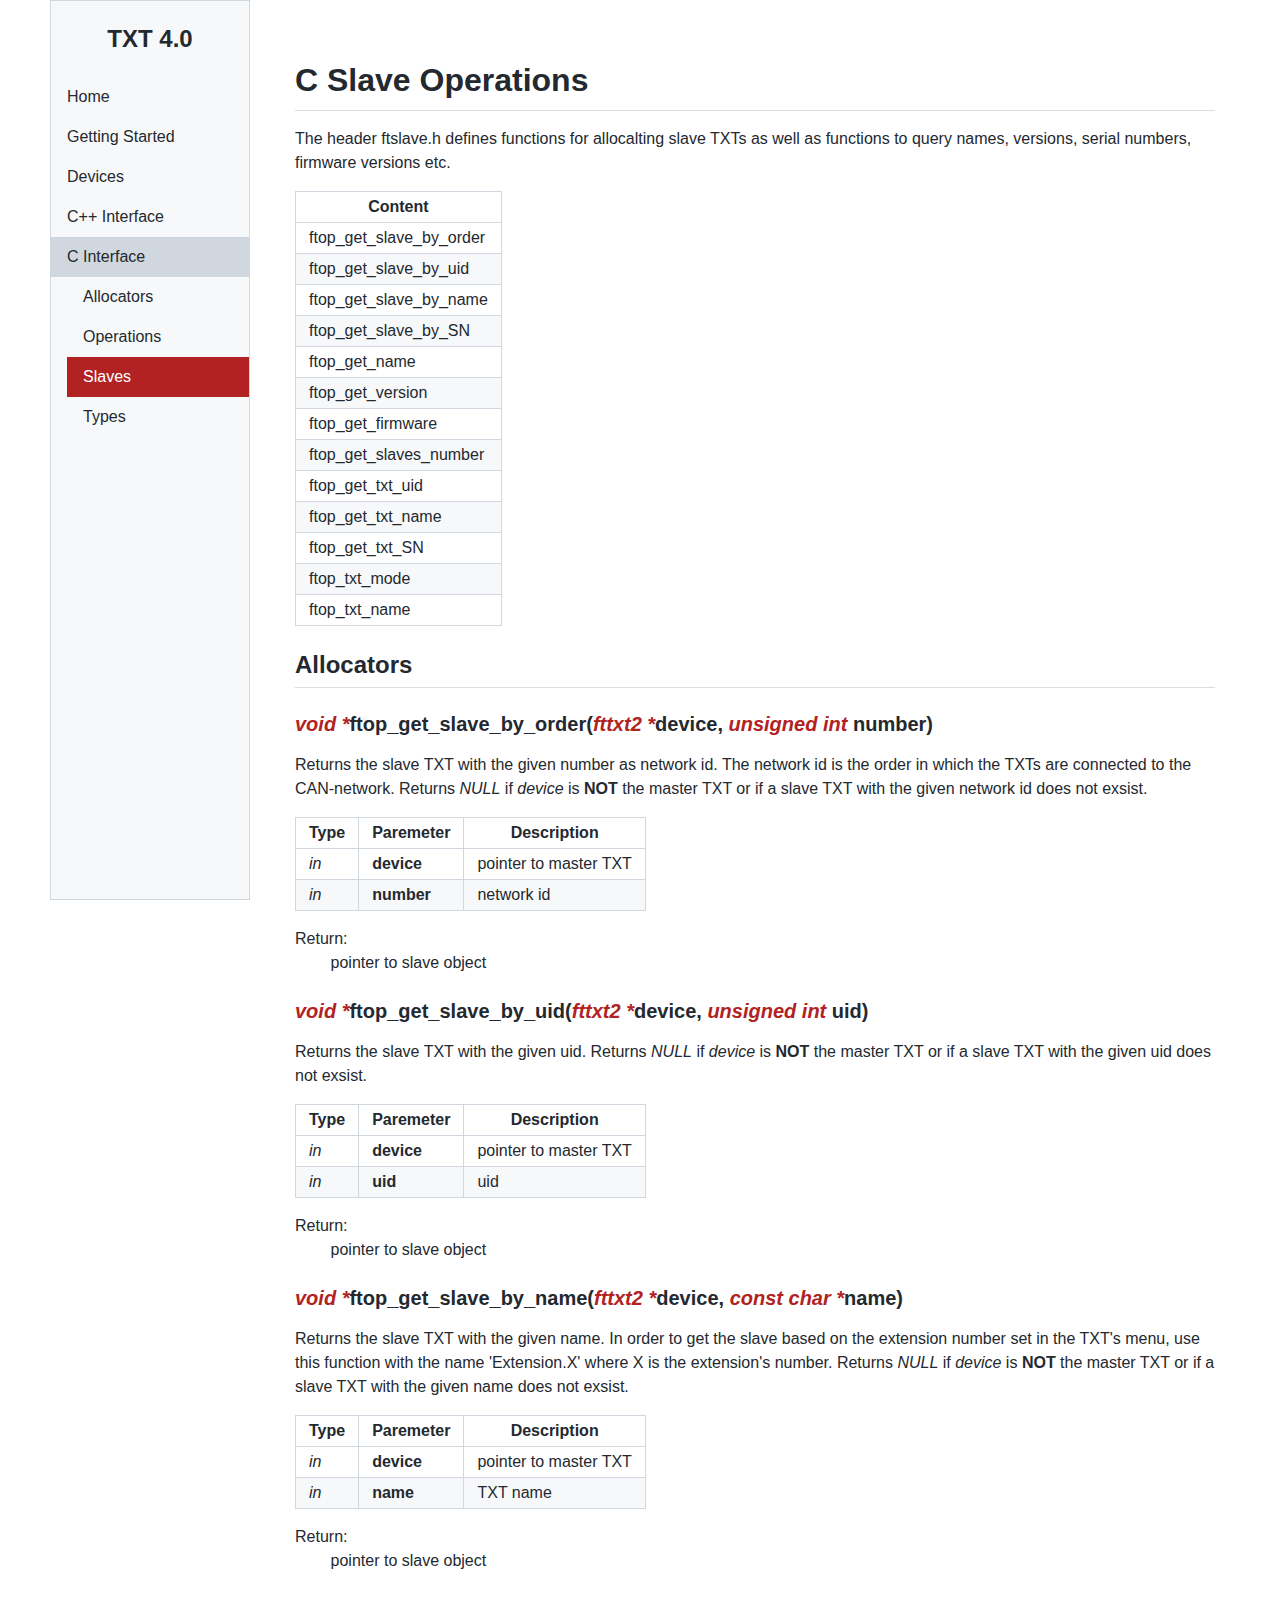
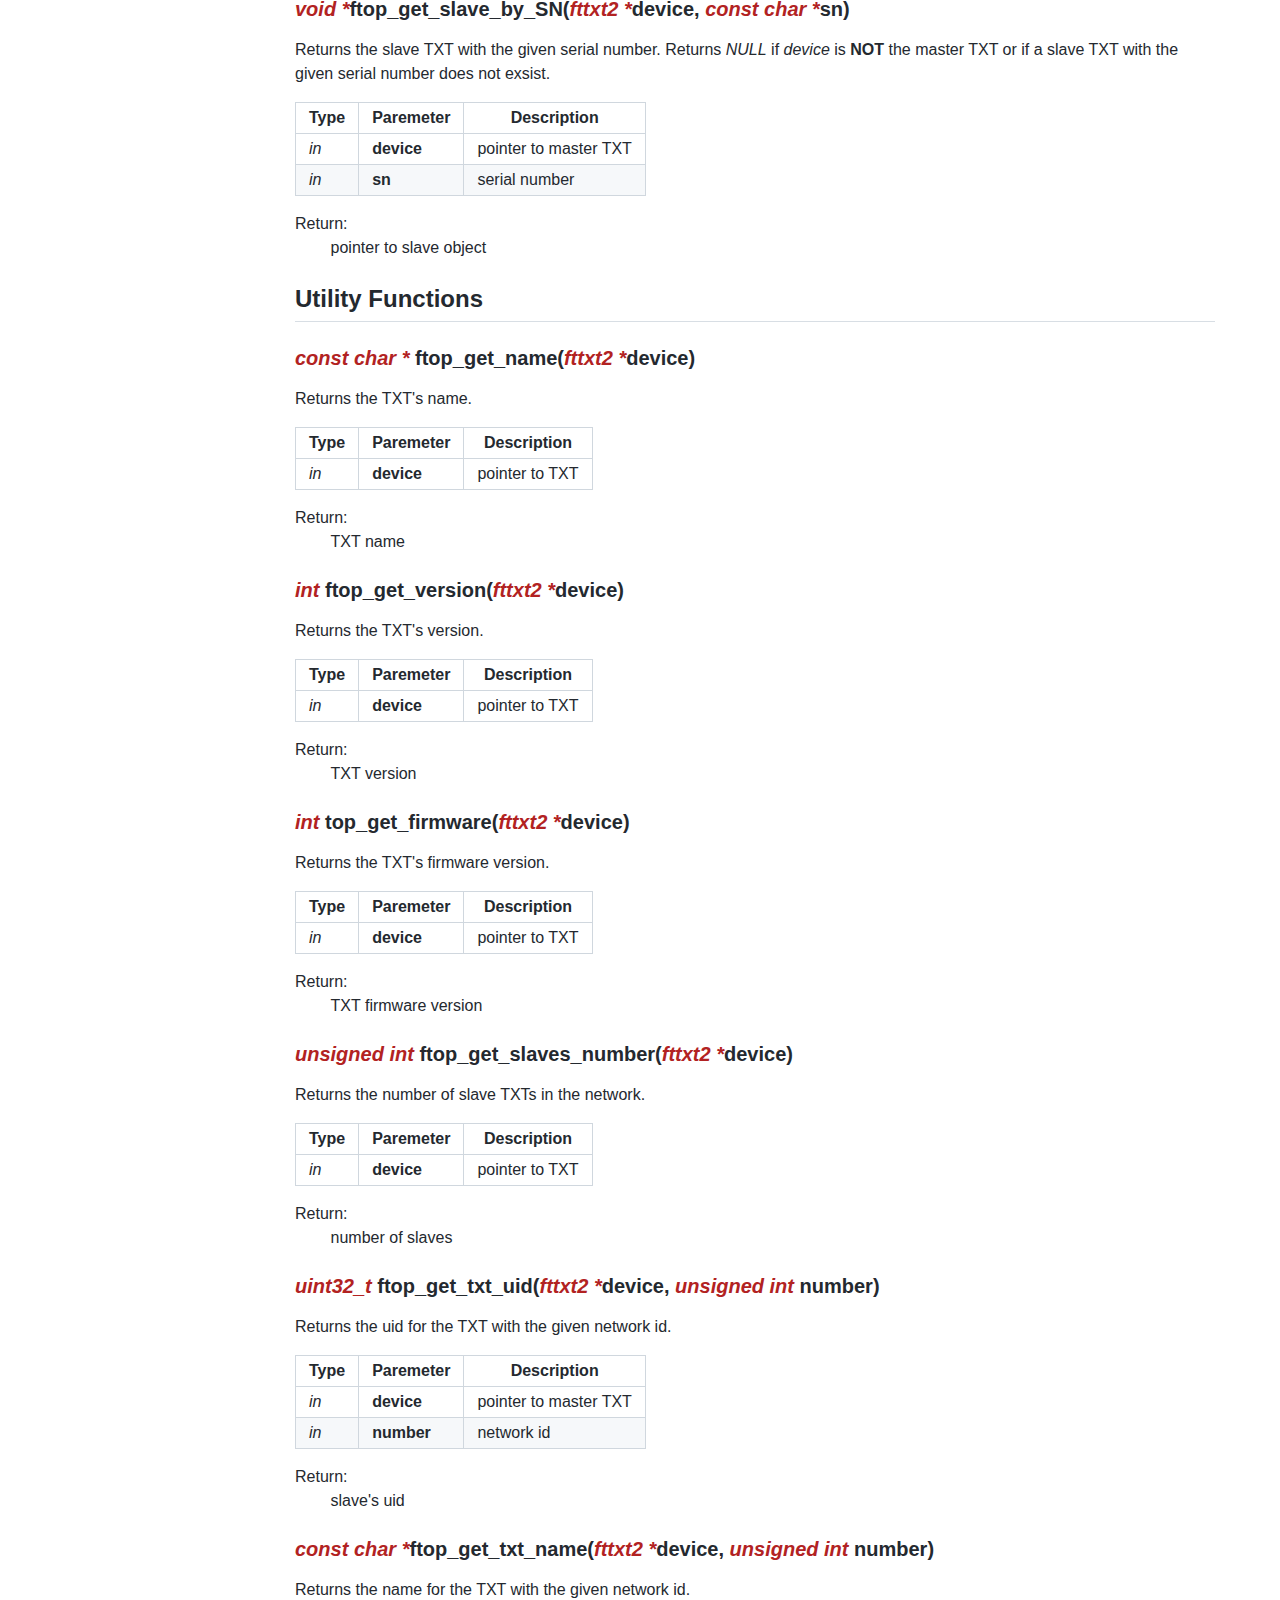
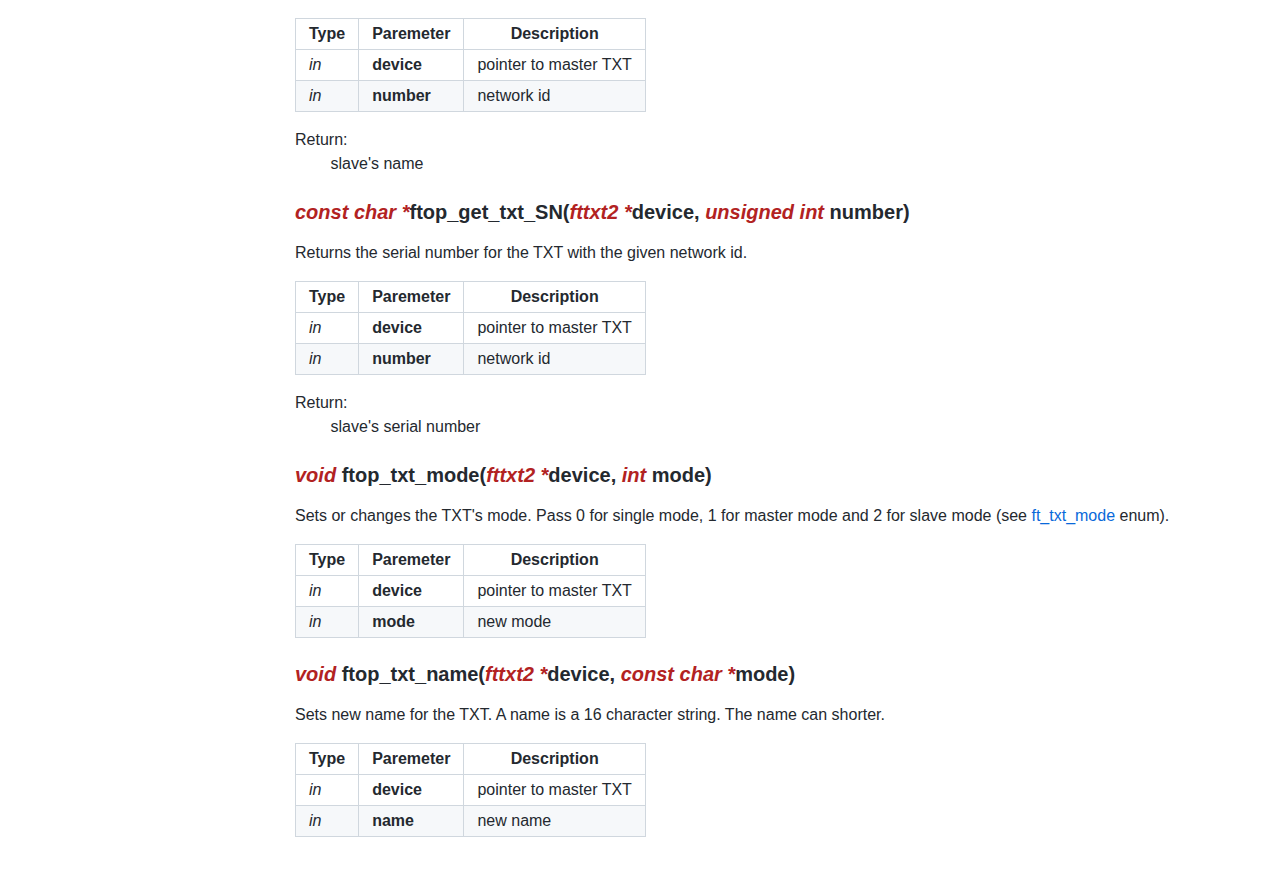
<file: src/c_slaves.html>
<html>
    <head>
        <title>C Slave Reference></title>
        <meta charset="UTF-8">
        <meta name="viewport" content="width=device-width, initial-scale=1.0">
        <link rel="stylesheet" href="../css/github-markdown.css">
        <link rel="stylesheet" href="../css/main.css">
        <script>
            function closeMenu() {
                document.getElementById("menu-title").style.display = "block"
                document.getElementById("menu-close").style.display = "none"
                document.getElementById("menu").style.display = "none"

            }

            function showMenu() {
                document.getElementById("menu-title").style.display = "none"
                document.getElementById("menu-close").style.display = "block"
                document.getElementById("menu").style.display = "block"
            }
        </script>
    </head>

    <body>
        <header class="frame menu-bar">
            <div class="menu-control link" style="position: absolute; left: 0px;" onclick="showMenu()">≡</div>
            <h2 class="link" onclick="location.href='../index.html';">TXT 4.0</h2>
        </header>
        <div class="frame menu" id="menu" style="display: none;">
            <h2 class="link" id="menu-title" style="text-align: center;" onclick="location.href='../index.html';">TXT 4.0</h2>
            <div class="menu-control link", id="menu-close" style="display: none;" onclick="closeMenu()">×</div>
            <ul>
                <li><a href="home.html">Home</a></li>
                <li><a href="getting_started.html">Getting Started</a></li>
                <li><a href="devices.html">Devices</a></li>
                <li><a href="cpp_interface.html">C++ Interface</a></li>
                <li><a href="c_interface.html" class="selected">C Interface</a></li>
                <li>
                    <ul>
                        <li><a href="c_allocators.html">Allocators</a></li>
                        <li><a href="c_operations.html">Operations</a></li>
                        <li><a href="c_slaves.html" class="active">Slaves</a></li>
                        <li><a href="c_fttypes.html">Types</a></li>
                    </ul>
                </li>
            </ul>
        </div>

        <div class="markdown-body">
            <h1 id="c-slave-operations">C Slave Operations</h1>
<p>The header ftslave.h defines functions for allocalting slave TXTs as well as functions
to query names, versions, serial numbers, firmware versions etc.</p>
<table>
<thead>
<tr>
<th id="content">Content</th>
</tr>
</thead>
<tbody>
<tr>
<td><a href="#get_slave_by_order">ftop_get_slave_by_order</a></td>
</tr>
<tr>
<td><a href="#get_slave_by_uid">ftop_get_slave_by_uid</a></td>
</tr>
<tr>
<td><a href="#get_slave_by_name">ftop_get_slave_by_name</a></td>
</tr>
<tr>
<td><a href="#get_slave_by_SN">ftop_get_slave_by_SN</a></td>
</tr>
<tr>
<td><a href="#get_name">ftop_get_name</a></td>
</tr>
<tr>
<td><a href="#get_version">ftop_get_version</a></td>
</tr>
<tr>
<td><a href="#get_firmware">ftop_get_firmware</a></td>
</tr>
<tr>
<td><a href="#get_slaves_number">ftop_get_slaves_number</a></td>
</tr>
<tr>
<td><a href="#get_txt_uid">ftop_get_txt_uid</a></td>
</tr>
<tr>
<td><a href="#get_txt_name">ftop_get_txt_name</a></td>
</tr>
<tr>
<td><a href="#get_txt_SN">ftop_get_txt_SN</a></td>
</tr>
<tr>
<td><a href="#txt_mode">ftop_txt_mode</a></td>
</tr>
<tr>
<td><a href="#txt_name">ftop_txt_name</a></td>
</tr>
</tbody>
</table>
<h2 id="allocators">Allocators</h2>
<h3 id="span-classtype-idget_slave_by_ordervoid-spanftop_get_slave_by_orderspan-classtypefttxt2-spandevice-span-classtypeunsigned-intspan-number"><span class="type" id="get_slave_by_order">void *</span>ftop_get_slave_by_order(<span class="type">fttxt2 *</span>device, <span class="type">unsigned int</span> number)</h3>
<p>Returns the slave TXT with the given number as network id. The network id is
the order in which the TXTs are connected to the CAN-network.
Returns <em>NULL</em> if <em>device</em> is <strong>NOT</strong> the master TXT or if a slave TXT with the
given network id does not exsist.</p>
<table>
<thead>
<tr>
<th id="type">Type</th>
<th id="paremeter">Paremeter</th>
<th id="description">Description</th>
</tr>
</thead>
<tbody>
<tr>
<td><em>in</em></td>
<td><strong>device</strong></td>
<td>pointer to master TXT</td>
</tr>
<tr>
<td><em>in</em></td>
<td><strong>number</strong></td>
<td>network id</td>
</tr>
</tbody>
</table>
<p>Return:  <br />
&nbsp;&nbsp;&nbsp;&nbsp;&nbsp;&nbsp;&nbsp;&nbsp;pointer to slave object</p>
<h3 id="span-classtype-idget_slave_by_uidvoid-spanftop_get_slave_by_uidspan-classtypefttxt2-spandevice-span-classtypeunsigned-intspan-uid"><span class="type" id="get_slave_by_uid">void *</span>ftop_get_slave_by_uid(<span class="type">fttxt2 *</span>device, <span class="type">unsigned int</span> uid)</h3>
<p>Returns the slave TXT with the given uid. Returns <em>NULL</em> if <em>device</em> is <strong>NOT</strong>
the master TXT or if a slave TXT with the given uid does not exsist.</p>
<table>
<thead>
<tr>
<th id="type">Type</th>
<th id="paremeter">Paremeter</th>
<th id="description">Description</th>
</tr>
</thead>
<tbody>
<tr>
<td><em>in</em></td>
<td><strong>device</strong></td>
<td>pointer to master TXT</td>
</tr>
<tr>
<td><em>in</em></td>
<td><strong>uid</strong></td>
<td>uid</td>
</tr>
</tbody>
</table>
<p>Return:  <br />
&nbsp;&nbsp;&nbsp;&nbsp;&nbsp;&nbsp;&nbsp;&nbsp;pointer to slave object</p>
<h3 id="span-classtype-idget_slave_by_namevoid-spanftop_get_slave_by_namespan-classtypefttxt2-spandevice-span-classtypeconst-char-spanname"><span class="type" id="get_slave_by_name">void *</span>ftop_get_slave_by_name(<span class="type">fttxt2 *</span>device, <span class="type">const char *</span>name)</h3>
<p>Returns the slave TXT with the given name. In order to get the slave based on
the extension number set in the TXT's menu, use this function with the name
'Extension.X' where X is the extension's number. Returns <em>NULL</em> if <em>device</em> is
<strong>NOT</strong> the master TXT or if a slave TXT with the given name does not
exsist.</p>
<table>
<thead>
<tr>
<th id="type">Type</th>
<th id="paremeter">Paremeter</th>
<th id="description">Description</th>
</tr>
</thead>
<tbody>
<tr>
<td><em>in</em></td>
<td><strong>device</strong></td>
<td>pointer to master TXT</td>
</tr>
<tr>
<td><em>in</em></td>
<td><strong>name</strong></td>
<td>TXT name</td>
</tr>
</tbody>
</table>
<p>Return:  <br />
&nbsp;&nbsp;&nbsp;&nbsp;&nbsp;&nbsp;&nbsp;&nbsp;pointer to slave object</p>
<h3 id="span-classtype-idget_slave_by_snvoid-spanftop_get_slave_by_snspan-classtypefttxt2-spandevice-span-classtypeconst-char-spansn"><span class="type" id="get_slave_by_SN">void *</span>ftop_get_slave_by_SN(<span class="type">fttxt2 *</span>device, <span class="type">const char *</span>sn)</h3>
<p>Returns the slave TXT with the given serial number. Returns <em>NULL</em> if <em>device</em>
is <strong>NOT</strong> the master TXT or if a slave TXT with the given serial number does
not exsist.</p>
<table>
<thead>
<tr>
<th id="type">Type</th>
<th id="paremeter">Paremeter</th>
<th id="description">Description</th>
</tr>
</thead>
<tbody>
<tr>
<td><em>in</em></td>
<td><strong>device</strong></td>
<td>pointer to master TXT</td>
</tr>
<tr>
<td><em>in</em></td>
<td><strong>sn</strong></td>
<td>serial number</td>
</tr>
</tbody>
</table>
<p>Return:  <br />
&nbsp;&nbsp;&nbsp;&nbsp;&nbsp;&nbsp;&nbsp;&nbsp;pointer to slave object</p>
<h2 id="utility-functions">Utility Functions</h2>
<h3 id="span-classtype-idget_nameconst-char-span-ftop_get_namespan-classtypefttxt2-spandevice"><span class="type" id="get_name">const char *</span> ftop_get_name(<span class="type">fttxt2 *</span>device)</h3>
<p>Returns the TXT's name.</p>
<table>
<thead>
<tr>
<th id="type">Type</th>
<th id="paremeter">Paremeter</th>
<th id="description">Description</th>
</tr>
</thead>
<tbody>
<tr>
<td><em>in</em></td>
<td><strong>device</strong></td>
<td>pointer to TXT</td>
</tr>
</tbody>
</table>
<p>Return:  <br />
&nbsp;&nbsp;&nbsp;&nbsp;&nbsp;&nbsp;&nbsp;&nbsp;TXT name</p>
<h3 id="span-classtype-idget_versionintspan-ftop_get_versionspan-classtypefttxt2-spandevice"><span class="type" id="get_version">int</span> ftop_get_version(<span class="type">fttxt2 *</span>device)</h3>
<p>Returns the TXT's version.</p>
<table>
<thead>
<tr>
<th id="type">Type</th>
<th id="paremeter">Paremeter</th>
<th id="description">Description</th>
</tr>
</thead>
<tbody>
<tr>
<td><em>in</em></td>
<td><strong>device</strong></td>
<td>pointer to TXT</td>
</tr>
</tbody>
</table>
<p>Return:  <br />
&nbsp;&nbsp;&nbsp;&nbsp;&nbsp;&nbsp;&nbsp;&nbsp;TXT version</p>
<h3 id="span-classtype-idget_firmwareintspan-top_get_firmwarespan-classtypefttxt2-spandevice"><span class="type" id="get_firmware">int</span> top_get_firmware(<span class="type">fttxt2 *</span>device)</h3>
<p>Returns the TXT's firmware version.</p>
<table>
<thead>
<tr>
<th id="type">Type</th>
<th id="paremeter">Paremeter</th>
<th id="description">Description</th>
</tr>
</thead>
<tbody>
<tr>
<td><em>in</em></td>
<td><strong>device</strong></td>
<td>pointer to TXT</td>
</tr>
</tbody>
</table>
<p>Return:  <br />
&nbsp;&nbsp;&nbsp;&nbsp;&nbsp;&nbsp;&nbsp;&nbsp;TXT firmware version</p>
<h3 id="span-classtype-idget_slaves_numberunsigned-intspan-ftop_get_slaves_numberspan-classtypefttxt2-spandevice"><span class="type" id="get_slaves_number">unsigned int</span> ftop_get_slaves_number(<span class="type">fttxt2 *</span>device)</h3>
<p>Returns the number of slave TXTs in the network.</p>
<table>
<thead>
<tr>
<th id="type">Type</th>
<th id="paremeter">Paremeter</th>
<th id="description">Description</th>
</tr>
</thead>
<tbody>
<tr>
<td><em>in</em></td>
<td><strong>device</strong></td>
<td>pointer to TXT</td>
</tr>
</tbody>
</table>
<p>Return:  <br />
&nbsp;&nbsp;&nbsp;&nbsp;&nbsp;&nbsp;&nbsp;&nbsp;number of slaves</p>
<h3 id="span-classtype-idget_txt_uiduint32_tspan-ftop_get_txt_uidspan-classtypefttxt2-spandevice-span-classtypeunsigned-intspan-number"><span class="type" id="get_txt_uid">uint32_t</span> ftop_get_txt_uid(<span class="type">fttxt2 *</span>device, <span class="type">unsigned int</span> number)</h3>
<p>Returns the uid for the TXT with the given network id.</p>
<table>
<thead>
<tr>
<th id="type">Type</th>
<th id="paremeter">Paremeter</th>
<th id="description">Description</th>
</tr>
</thead>
<tbody>
<tr>
<td><em>in</em></td>
<td><strong>device</strong></td>
<td>pointer to master TXT</td>
</tr>
<tr>
<td><em>in</em></td>
<td><strong>number</strong></td>
<td>network id</td>
</tr>
</tbody>
</table>
<p>Return:  <br />
&nbsp;&nbsp;&nbsp;&nbsp;&nbsp;&nbsp;&nbsp;&nbsp;slave's uid</p>
<h3 id="span-classtype-idget_txt_nameconst-char-spanftop_get_txt_namespan-classtypefttxt2-spandevice-span-classtypeunsigned-intspan-number"><span class="type" id="get_txt_name">const char *</span>ftop_get_txt_name(<span class="type">fttxt2 *</span>device, <span class="type">unsigned int</span> number)</h3>
<p>Returns the name for the TXT with the given network id.</p>
<table>
<thead>
<tr>
<th id="type">Type</th>
<th id="paremeter">Paremeter</th>
<th id="description">Description</th>
</tr>
</thead>
<tbody>
<tr>
<td><em>in</em></td>
<td><strong>device</strong></td>
<td>pointer to master TXT</td>
</tr>
<tr>
<td><em>in</em></td>
<td><strong>number</strong></td>
<td>network id</td>
</tr>
</tbody>
</table>
<p>Return:  <br />
&nbsp;&nbsp;&nbsp;&nbsp;&nbsp;&nbsp;&nbsp;&nbsp;slave's name</p>
<h3 id="span-classtype-idget_txt_snconst-char-spanftop_get_txt_snspan-classtypefttxt2-spandevice-span-classtypeunsigned-intspan-number"><span class="type" id="get_txt_SN">const char *</span>ftop_get_txt_SN(<span class="type">fttxt2 *</span>device, <span class="type">unsigned int</span> number)</h3>
<p>Returns the serial number for the TXT with the given network id.</p>
<table>
<thead>
<tr>
<th id="type">Type</th>
<th id="paremeter">Paremeter</th>
<th id="description">Description</th>
</tr>
</thead>
<tbody>
<tr>
<td><em>in</em></td>
<td><strong>device</strong></td>
<td>pointer to master TXT</td>
</tr>
<tr>
<td><em>in</em></td>
<td><strong>number</strong></td>
<td>network id</td>
</tr>
</tbody>
</table>
<p>Return:  <br />
&nbsp;&nbsp;&nbsp;&nbsp;&nbsp;&nbsp;&nbsp;&nbsp;slave's serial number</p>
<h3 id="span-classtype-idtxt_modevoidspan-ftop_txt_modespan-classtypefttxt2-spandevice-span-classtypeintspan-mode"><span class="type" id="txt_mode">void</span> ftop_txt_mode(<span class="type">fttxt2 *</span>device, <span class="type">int</span> mode)</h3>
<p>Sets or changes the TXT's mode. Pass 0 for single mode, 1 for master mode and
2 for slave mode (see <a href="c_fttypes.html#ft_txt_mode">ft_txt_mode</a> enum).</p>
<table>
<thead>
<tr>
<th id="type">Type</th>
<th id="paremeter">Paremeter</th>
<th id="description">Description</th>
</tr>
</thead>
<tbody>
<tr>
<td><em>in</em></td>
<td><strong>device</strong></td>
<td>pointer to master TXT</td>
</tr>
<tr>
<td><em>in</em></td>
<td><strong>mode</strong></td>
<td>new mode</td>
</tr>
</tbody>
</table>
<h3 id="span-classtype-idtxt_namevoidspan-ftop_txt_namespan-classtypefttxt2-spandevice-span-classtypeconst-char-spanmode"><span class="type" id="txt_name">void</span> ftop_txt_name(<span class="type">fttxt2 *</span>device, <span class="type">const char *</span>mode)</h3>
<p>Sets new name for the TXT. A name is a 16 character string. The name can shorter.</p>
<table>
<thead>
<tr>
<th id="type">Type</th>
<th id="paremeter">Paremeter</th>
<th id="description">Description</th>
</tr>
</thead>
<tbody>
<tr>
<td><em>in</em></td>
<td><strong>device</strong></td>
<td>pointer to master TXT</td>
</tr>
<tr>
<td><em>in</em></td>
<td><strong>name</strong></td>
<td>new name</td>
</tr>
</tbody>
</table>
<br>
        </div>
    </body>
</html>
</file>
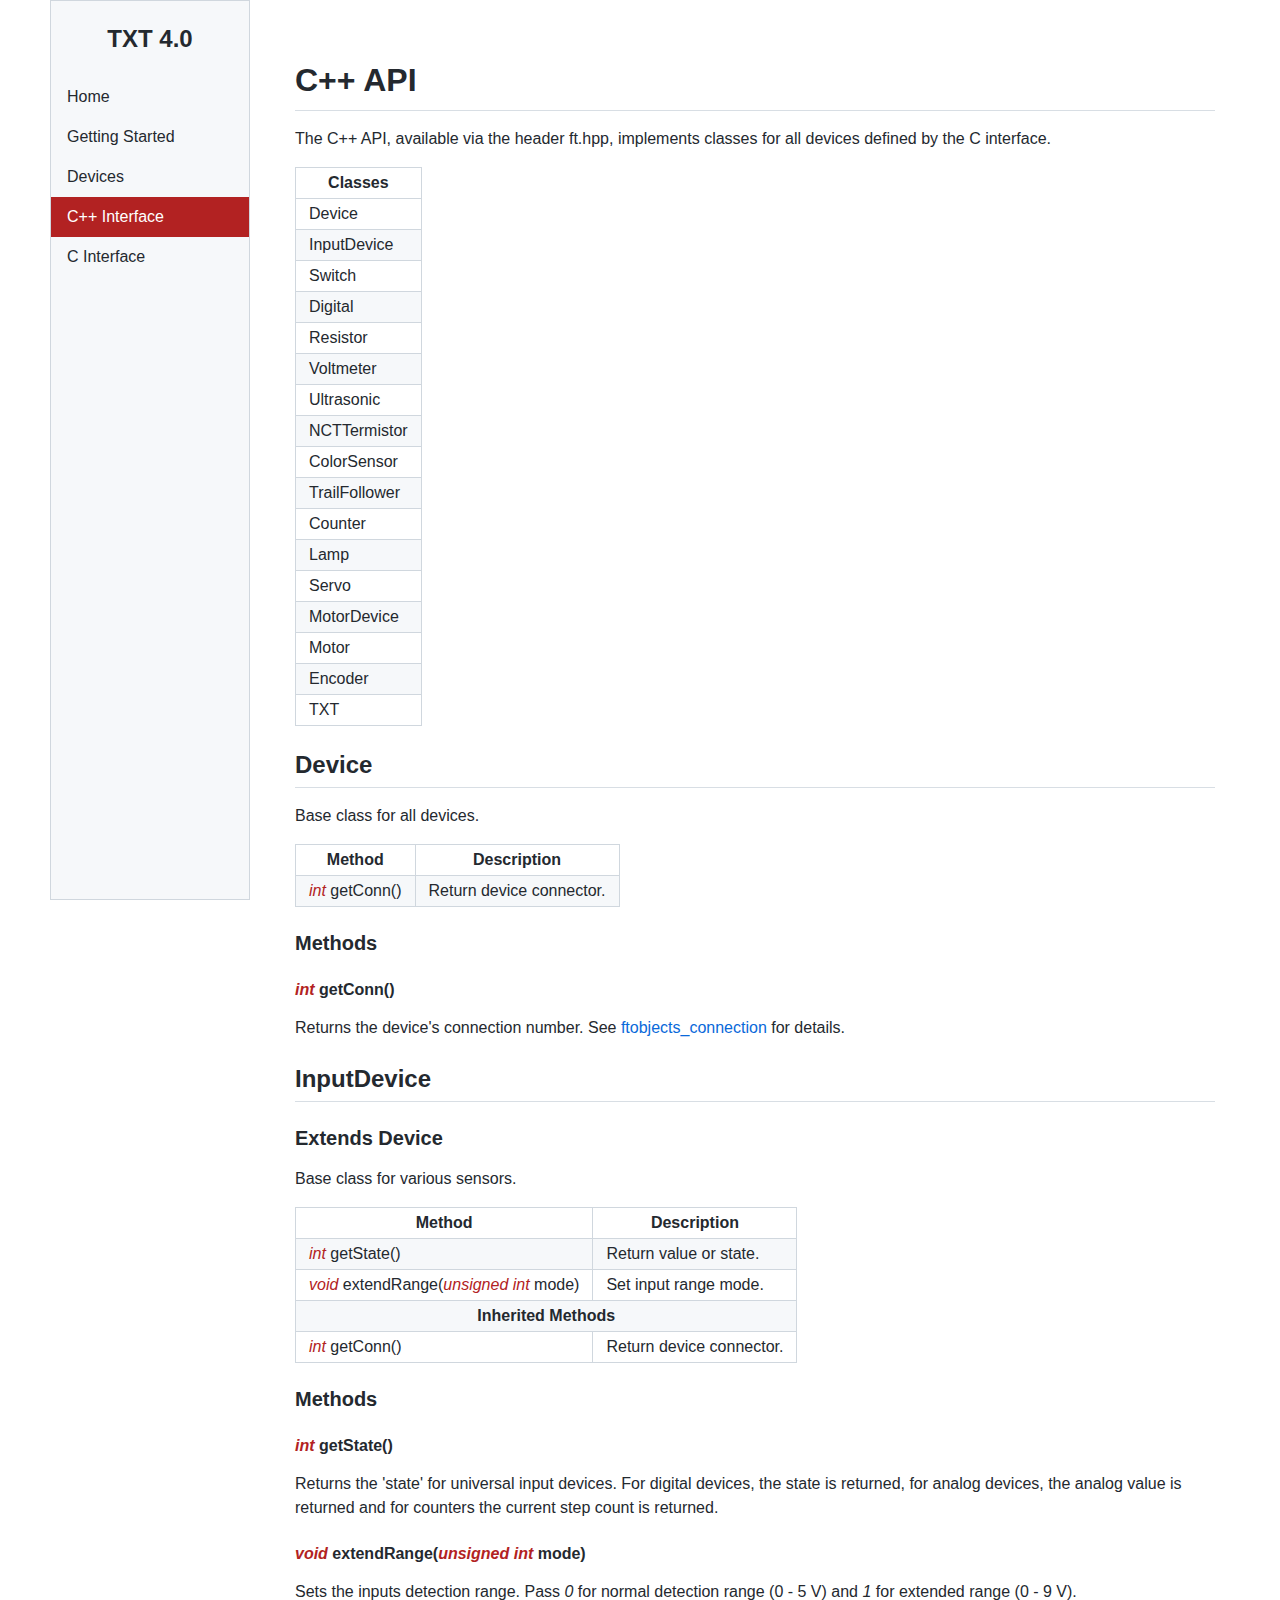
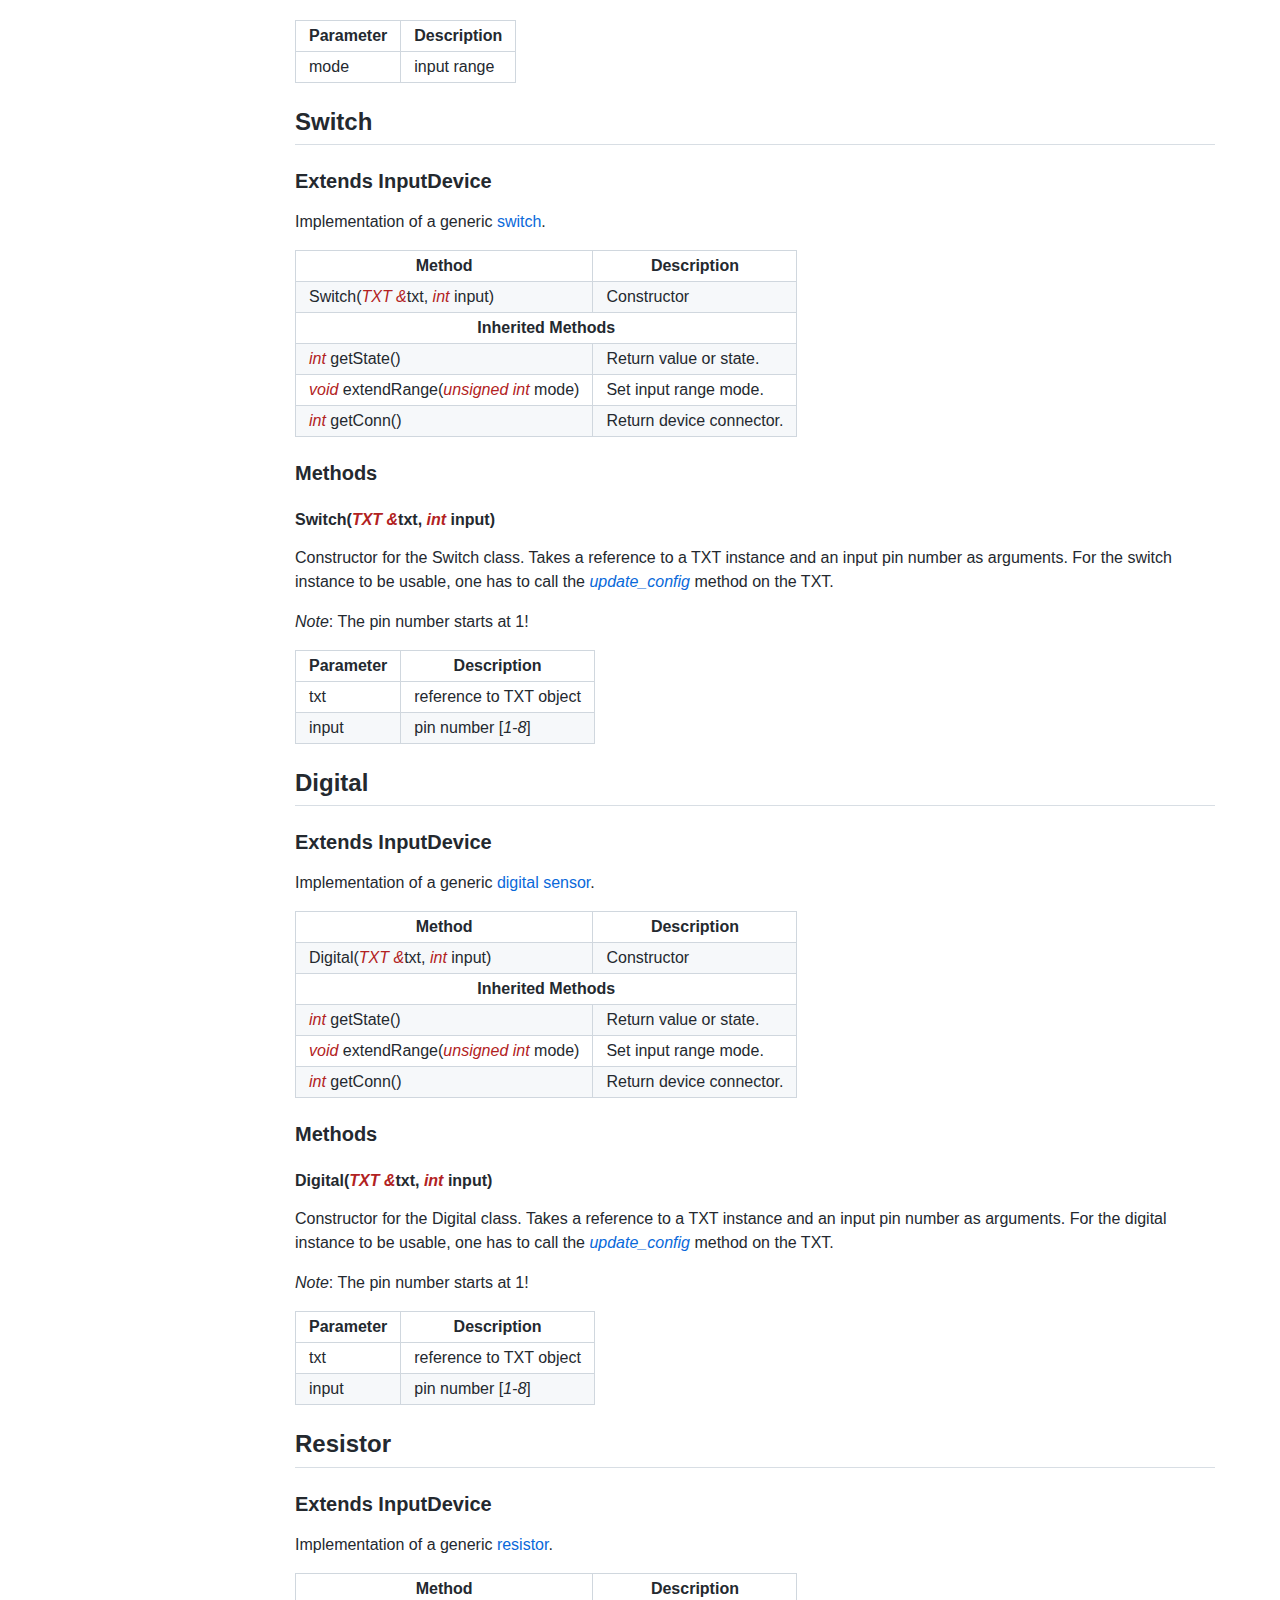
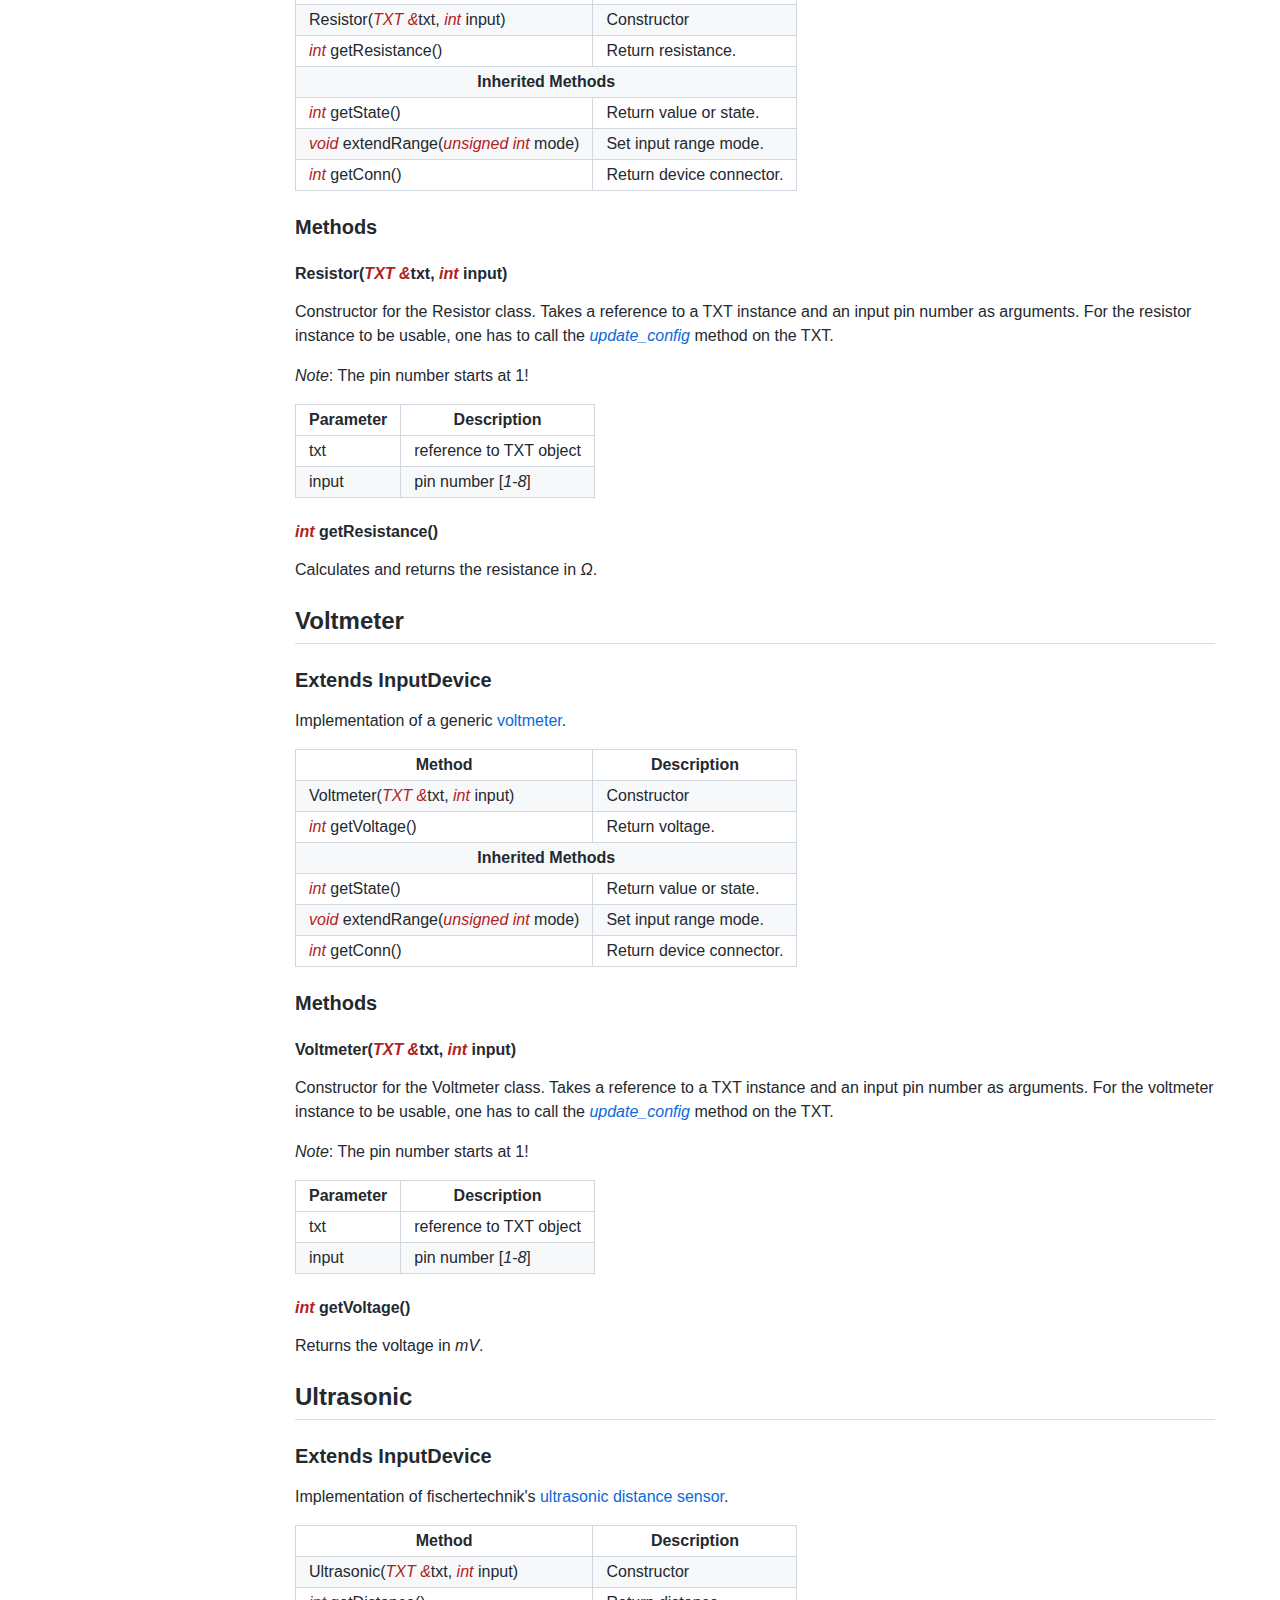
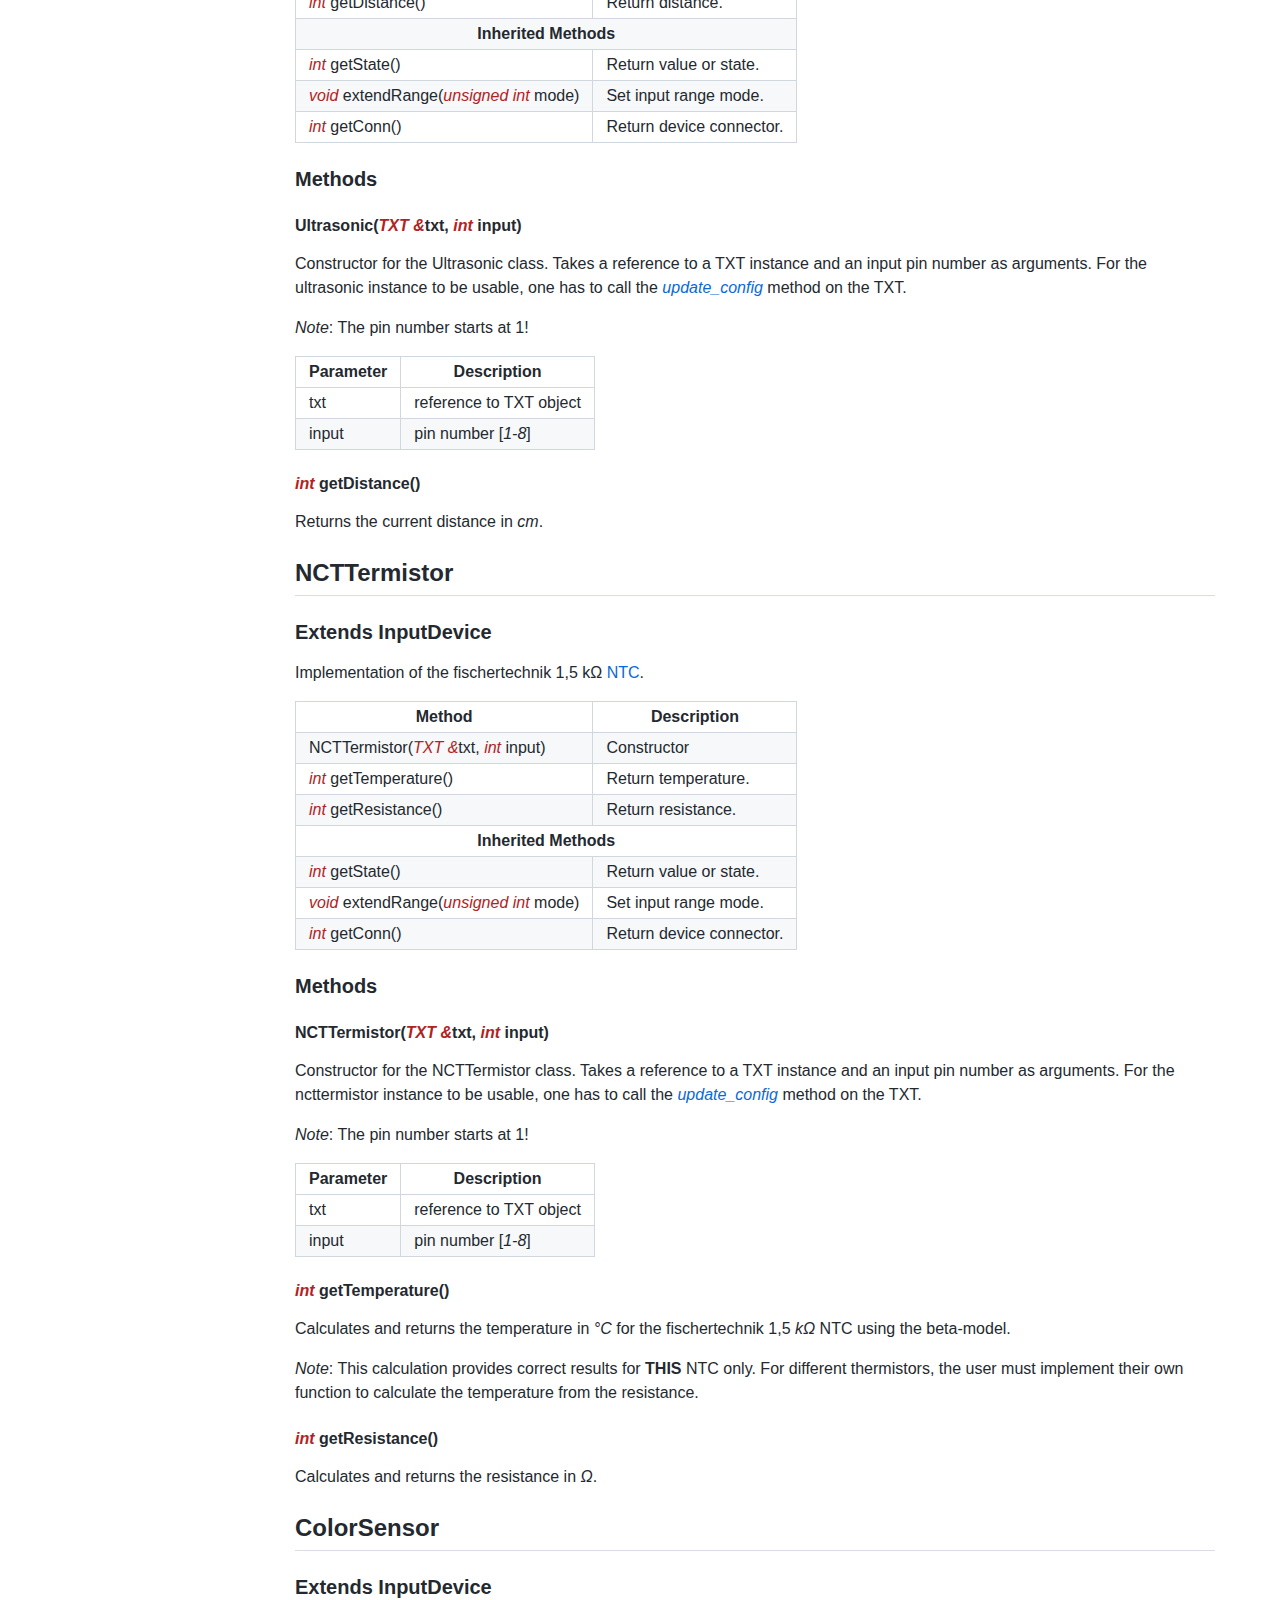
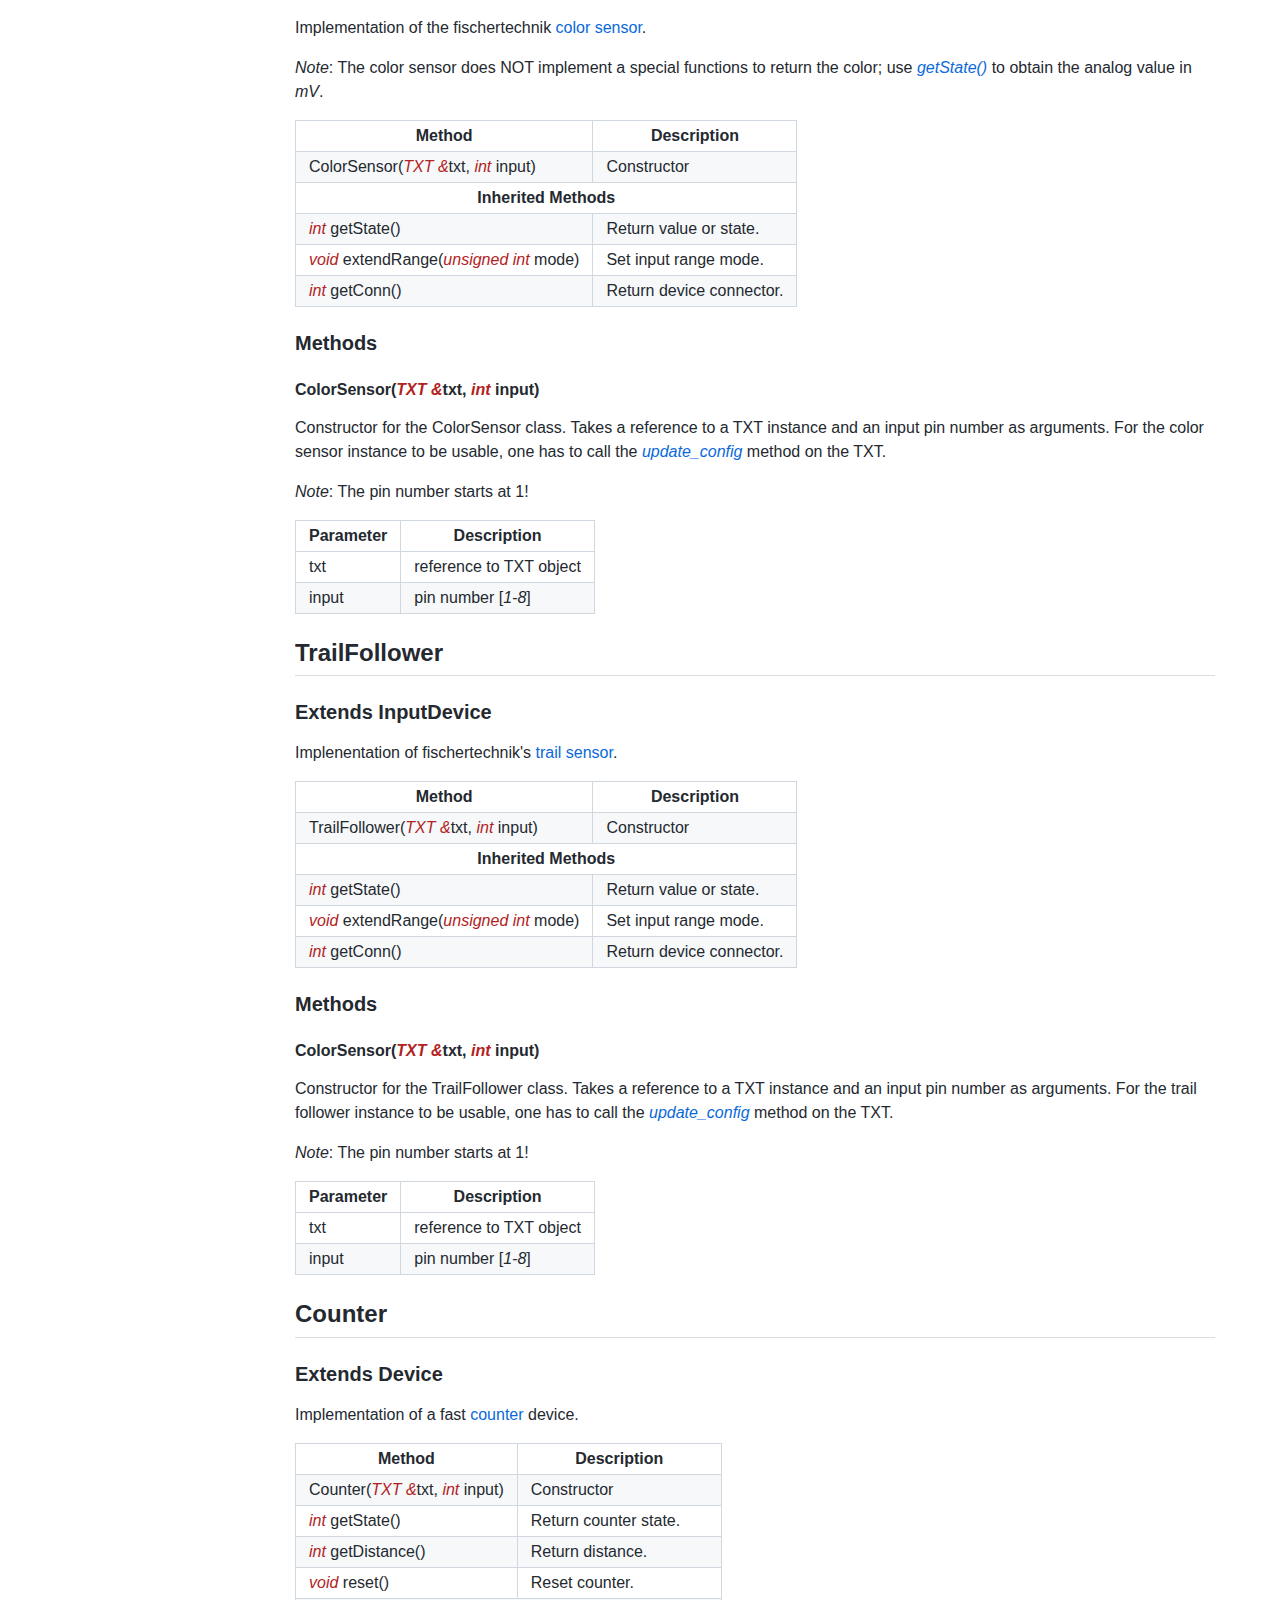
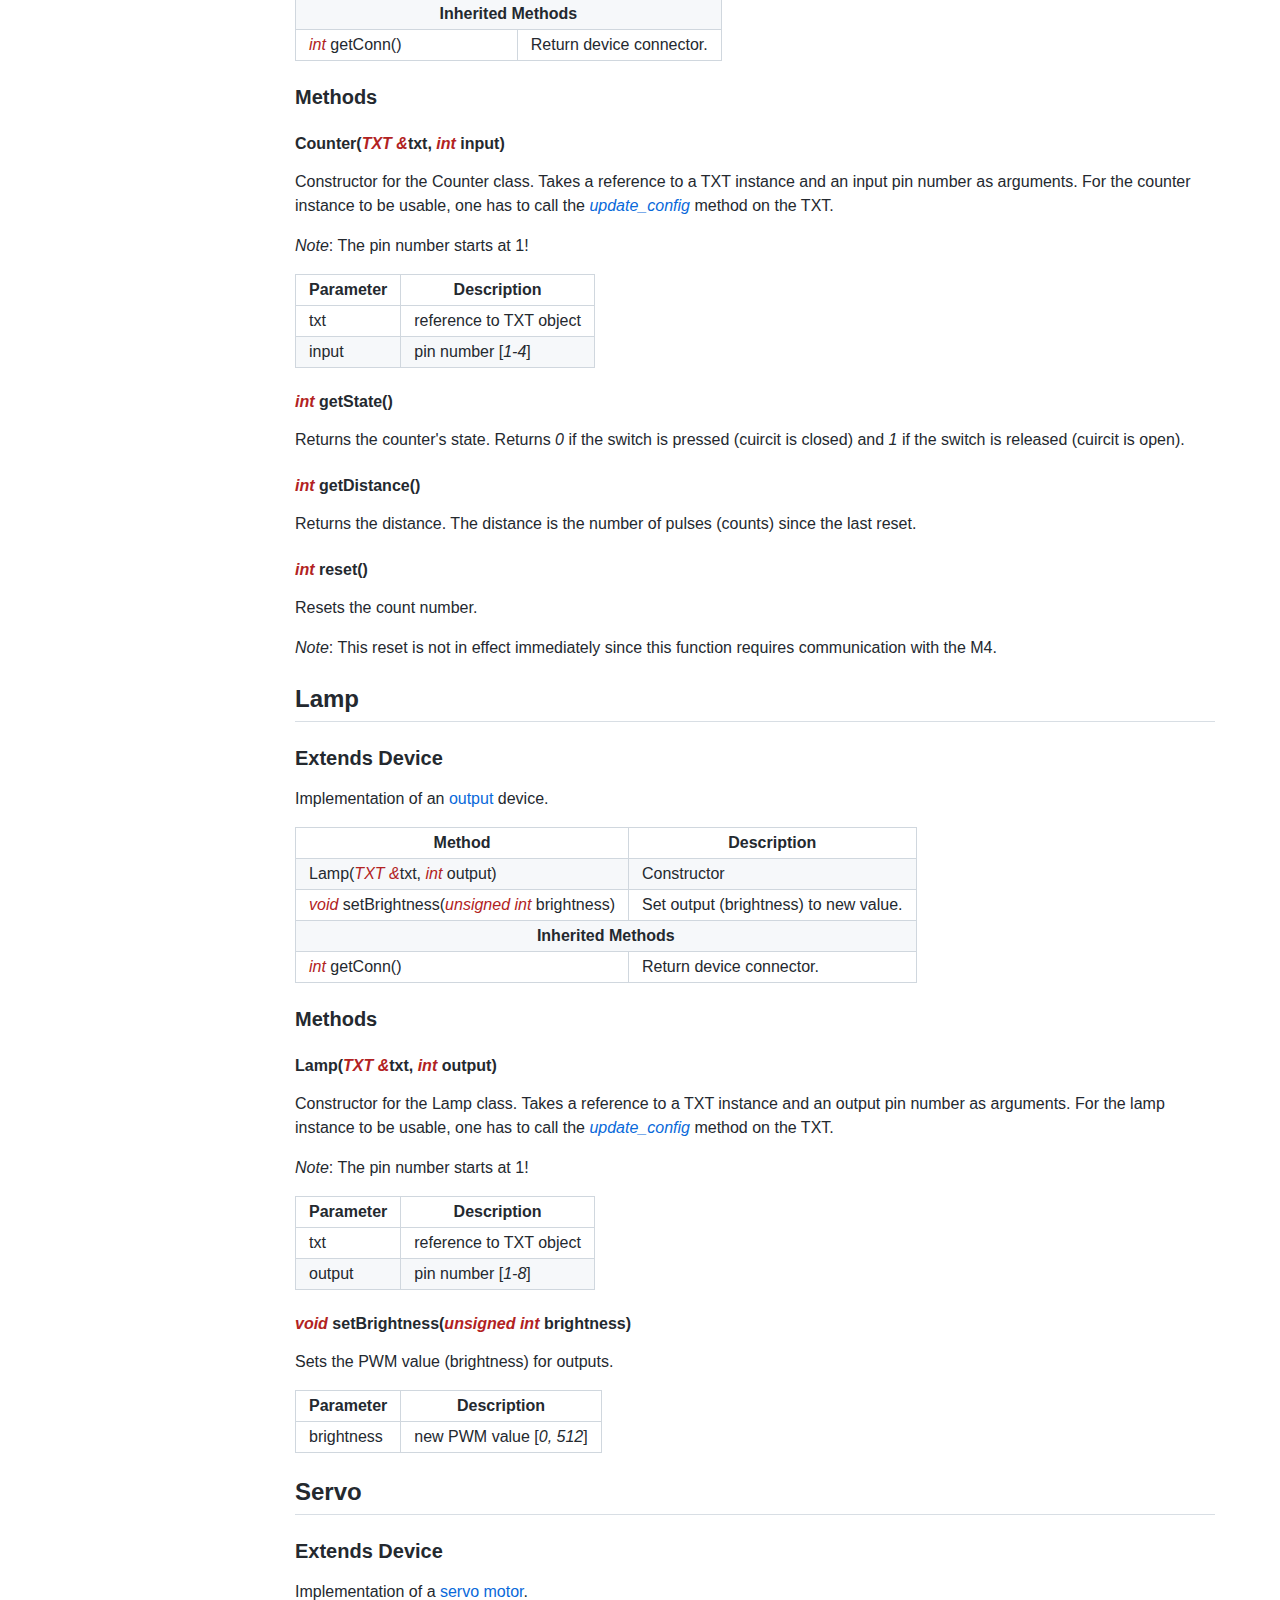
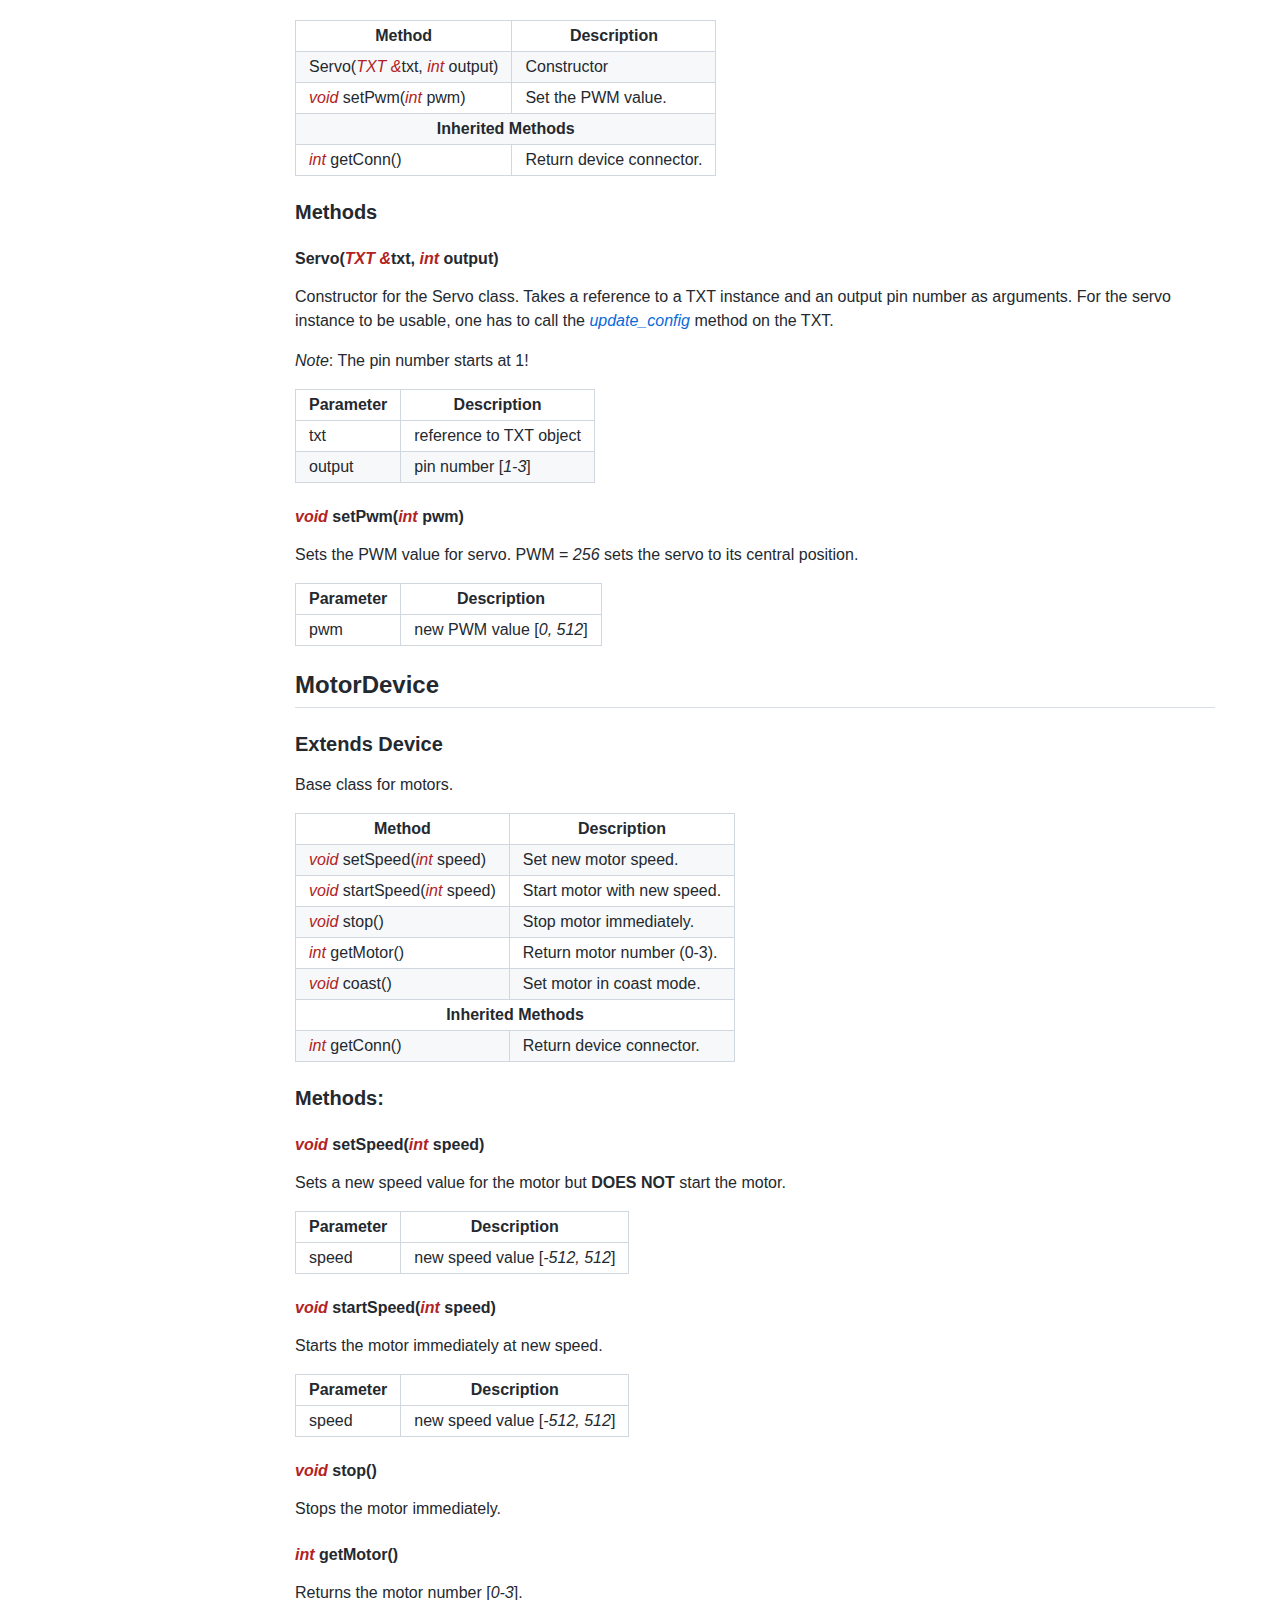
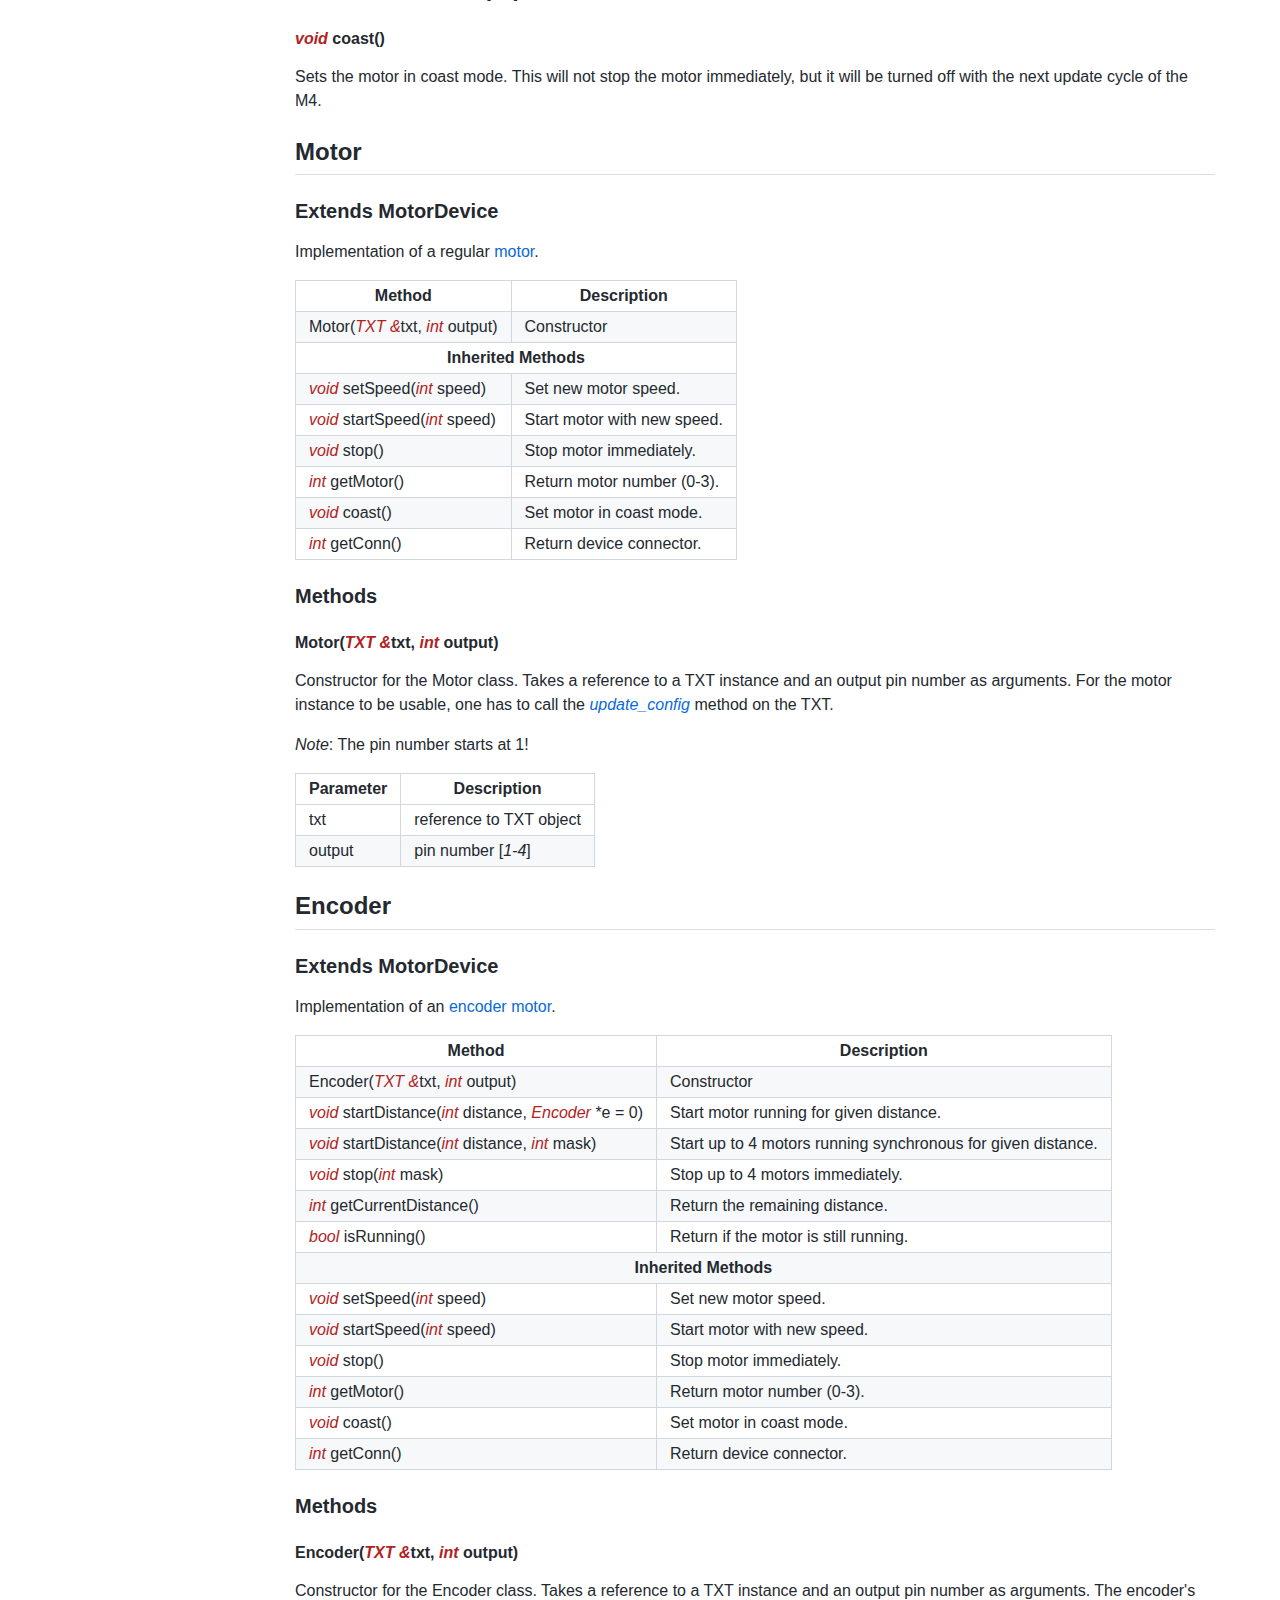
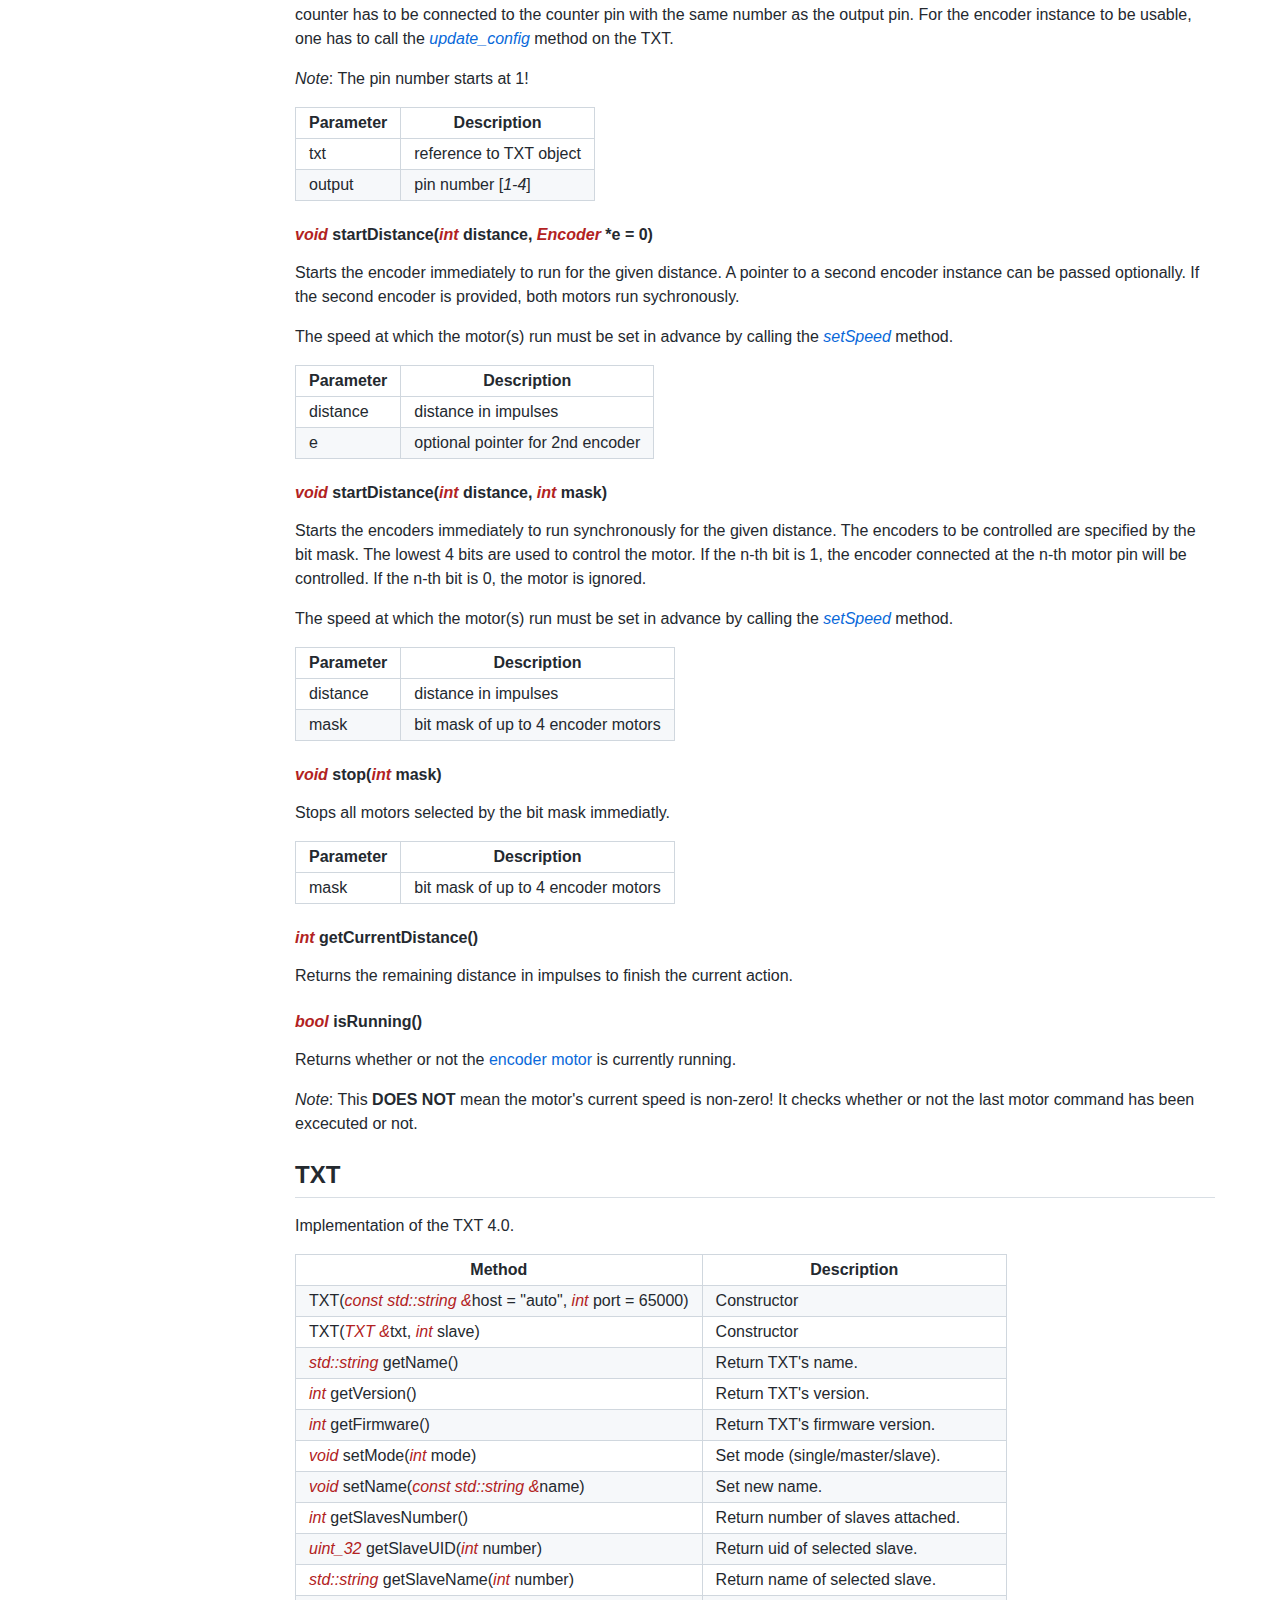
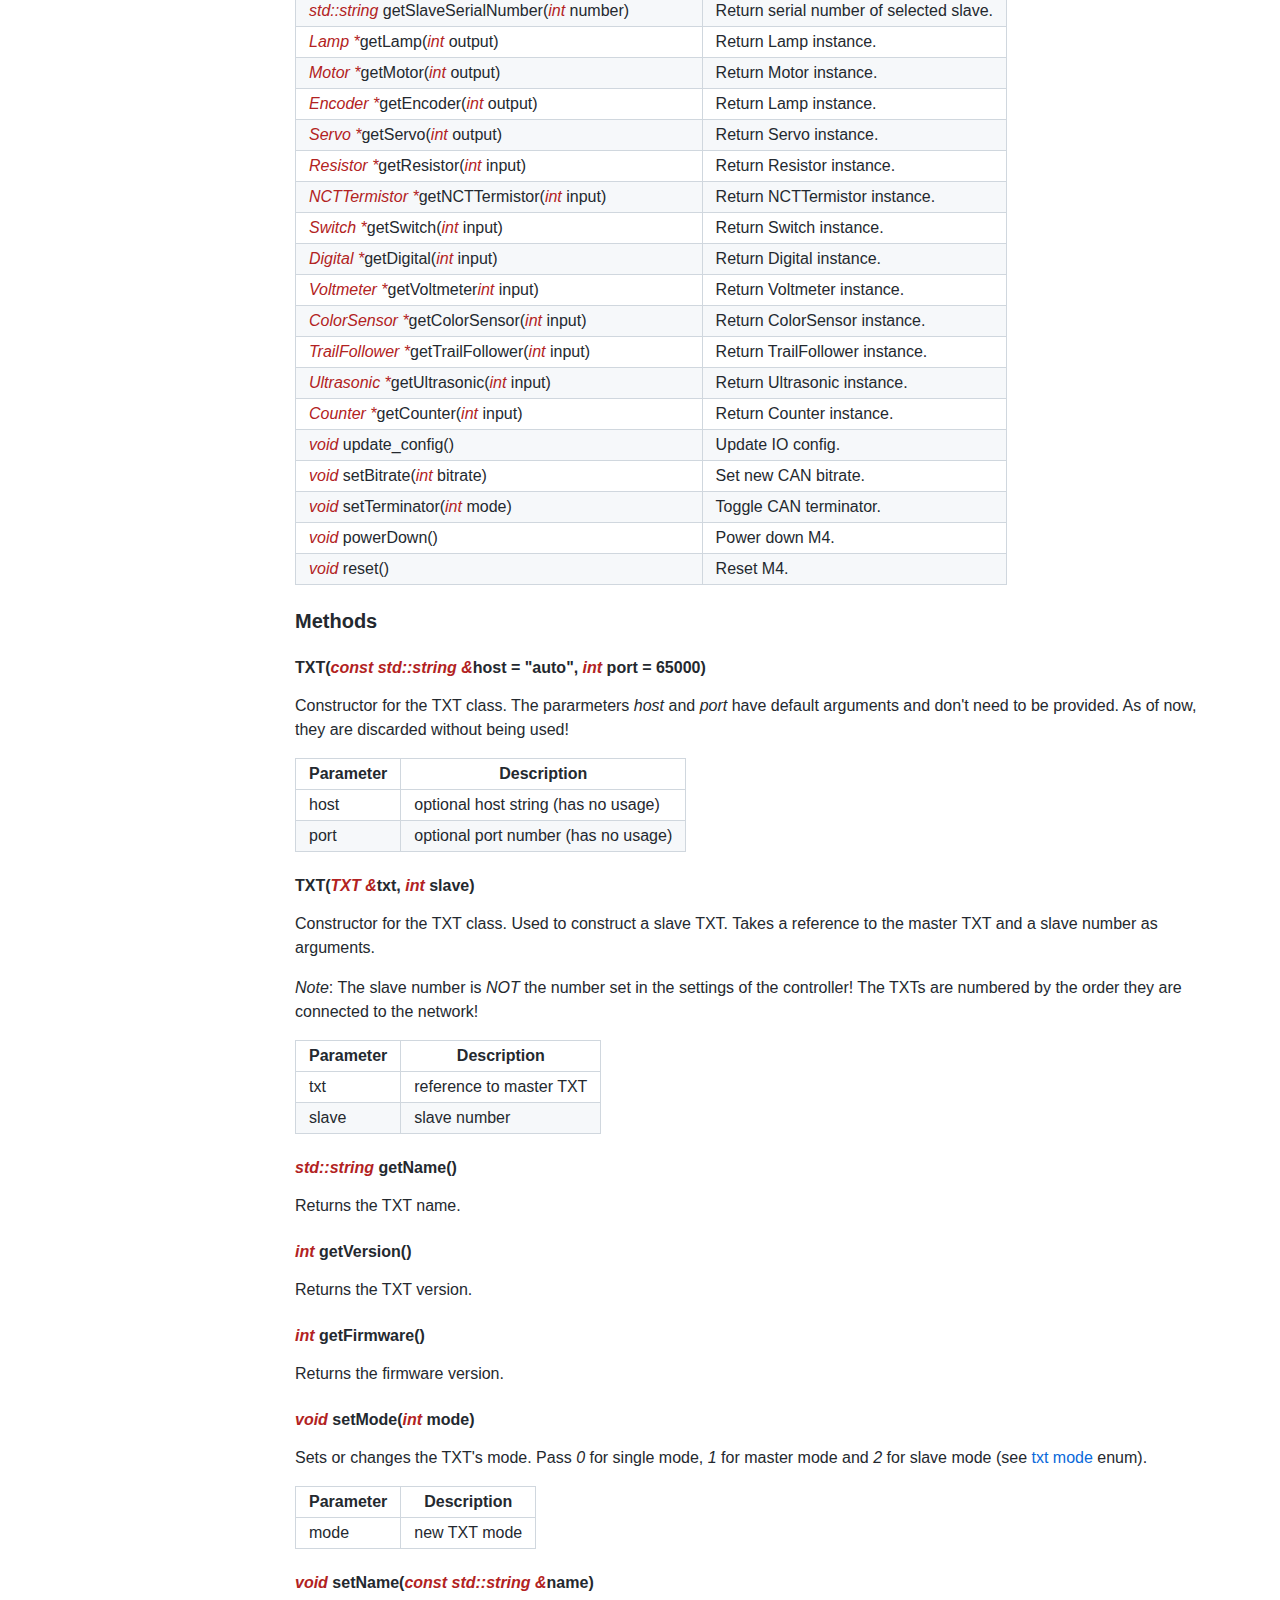
<file: src/cpp_interface.html>
<html>
    <head>
        <title>C++ API Reference</title>
        <meta charset="UTF-8">
        <meta name="viewport" content="width=device-width, initial-scale=1.0">
        <link rel="stylesheet" href="../css/github-markdown.css">
        <link rel="stylesheet" href="../css/main.css">
        <script>
            function closeMenu() {
                document.getElementById("menu-title").style.display = "block"
                document.getElementById("menu-close").style.display = "none"
                document.getElementById("menu").style.display = "none"

            }

            function showMenu() {
                document.getElementById("menu-title").style.display = "none"
                document.getElementById("menu-close").style.display = "block"
                document.getElementById("menu").style.display = "block"
            }
        </script>
    </head>

    <body>
        <header class="frame menu-bar">
            <div class="menu-control link" style="position: absolute; left: 0px;" onclick="showMenu()">≡</div>
            <h2 class="link" onclick="location.href='../index.html';">TXT 4.0</h2>
        </header>
        <div class="frame menu" id="menu" style="display: none;">
            <h2 class="link" id="menu-title" style="text-align: center;" onclick="location.href='../index.html';">TXT 4.0</h2>
            <div class="menu-control link", id="menu-close" style="display: none;" onclick="closeMenu()">×</div>
            <ul>
                <li><a href="../index.html">Home</a></li>
                <li><a href="getting_started.html">Getting Started</a></li>
                <li><a href="devices.html">Devices</a></li>
                <li><a href="cpp_interface.html" class="active">C++ Interface</a></li>
                <li><a href="c_interface.html">C Interface</a></li>
            </ul>
        </div>

        <div class="markdown-body">
            <h1 id="c-api">C++ API</h1>
            <p>The C++ API, available via the header ft.hpp, implements classes for all devices defined by the C interface.</p>
            <table>
            <thead>
            <tr>
            <th id="classes">Classes</th>
            </tr>
            </thead>
            <tbody>
            <tr>
            <td><a href="#device">Device</a></td>
            </tr>
            <tr>
            <td><a href="#inputdevice">InputDevice</a></td>
            </tr>
            <tr>
            <td><a href="#switch">Switch</a></td>
            </tr>
            <tr>
            <td><a href="#digital">Digital</a></td>
            </tr>
            <tr>
            <td><a href="#resistor">Resistor</a></td>
            </tr>
            <tr>
            <td><a href="#voltmeter">Voltmeter</a></td>
            </tr>
            <tr>
            <td><a href="#ultrasonic">Ultrasonic</a></td>
            </tr>
            <tr>
            <td><a href="#ncttermistor">NCTTermistor</a></td>
            </tr>
            <tr>
            <td><a href="#colorsensor">ColorSensor</a></td>
            </tr>
            <tr>
            <td><a href="#trailfollower">TrailFollower</a></td>
            </tr>
            <tr>
            <td><a href="#counter">Counter</a></td>
            </tr>
            <tr>
            <td><a href="#lamp">Lamp</a></td>
            </tr>
            <tr>
            <td><a href="#servo">Servo</a></td>
            </tr>
            <tr>
            <td><a href="#motordevice">MotorDevice</a></td>
            </tr>
            <tr>
            <td><a href="#motor">Motor</a></td>
            </tr>
            <tr>
            <td><a href="#encoder">Encoder</a></td>
            </tr>
            <tr>
            <td><a href="#txt">TXT</a></td>
            </tr>
            </tbody>
            </table>
            <h2 id="device">Device</h2>
            <p>Base class for all devices.</p>
            <table>
                <tr>
                    <th>Method</th>
                    <th>Description</th>
                </tr>
                <tr>
                    <td><a href="#device-getConn"><span class="type">int</span> getConn()</a></td>
                    <td><a href="#device-getConn">Return device connector.</a></td>
                </tr>
            </table>
            <h3 id="methods">Methods</h3>
            <h4 id="device-getConn"><span class="type">int</span> getConn()</h4>
            <p>Returns the device's connection number. See <a href="C_fttypes.html#ftobjects_connection">ftobjects_connection</a>
            for details.</p>
            <h2 id="inputdevice">InputDevice</h2>
            <p><h3> Extends Device </h4></p>
            <p>Base class for various sensors.</p>
            <table>
                <tr>
                    <th>Method</th>
                    <th>Description</th>
                </tr>
                <tr>
                    <td><a href="#inputDevice-getState"><span class="type">int</span> getState()</a></td>
                    <td><a href="#inputDevice-getState">Return value or state.</a></td>
                </tr>
                <tr>
                    <td><a href="#inputDevice-extendRange"><span class="type">void</span> extendRange(<span class="type">unsigned int</span> mode)</a></td>
                    <td><a href="#inputDevice-extendRange">Set input range mode.</a></td>
                </tr>
                <tr>
                    <td colspan="2" style="text-align:center;"><b>Inherited Methods</b></td>
                </tr>
                <tr>
                    <td><a href="#device-getConn"><span class="type">int</span> getConn()</a></td>
                    <td><a href="#device-getConn">Return device connector.</a></td>
                </tr>
            </table>
            <h3 id="methods-1">Methods</h3>
            <h4 id="inputDevice-getState"><span class="type">int</span> getState()</h4>
            <p>Returns the 'state' for universal input devices. For digital devices, the state is
            returned, for analog devices, the analog value is returned and for counters the
            current step count is returned.</p>
            <h4 id="inputDevice-extendRange"><span class="type">void</span> extendRange(<span class="type">unsigned int</span> mode)</h4>
            <p>Sets the inputs detection range. Pass <em>0</em> for normal detection range (0 - 5 V) and <em>1</em> for extended range (0 - 9 V).</p>
            <table>
            <thead>
            <tr>
            <th id="parameter">Parameter</th>
            <th id="description">Description</th>
            </tr>
            </thead>
            <tbody>
            <tr>
            <td>mode</td>
            <td>input range</td>
            </tr>
            </tbody>
            </table>
            <h2 id="switch">Switch</h2>
            <p><h3> Extends InputDevice </h4></p>
            <p>Implementation of a generic <a href="devices.html#switch">switch</a>.</p>
            <table>
                <tr>
                    <th>Method</th>
                    <th>Description</th>
                </tr>
                <tr>
                    <td><a href="#switch-ctor">Switch(<span class="type">TXT &</span>txt, <span class="type">int</span> input)</a></td>
                    <td><a href="#switch-ctor">Constructor</a></td>
                </tr>
                <tr>
                    <td colspan="2" style="text-align:center;"><b>Inherited Methods</b></td>
                </tr>
                <tr>
                    <td><a href="#inputDevice-getState"><span class="type">int</span> getState()</a></td>
                    <td><a href="#inputDevice-getState">Return value or state.</a></td>
                </tr>
                <tr>
                    <td><a href="#inputDevice-extendRange"><span class="type">void</span> extendRange(<span class="type">unsigned int</span> mode)</a></td>
                    <td><a href="#inputDevice-extendRange">Set input range mode.</a></td>
                </tr>
                <tr>
                    <td><a href="#device-getConn"><span class="type">int</span> getConn()</a></td>
                    <td><a href="#device-getConn">Return device connector.</a></td>
                </tr>
            </table>
            <h3 id="methods-2">Methods</h3>
            <h4 id="switch-ctor">Switch(<span class="type">TXT &</span>txt, <span class="type">int</span> input)</h4>
            <p>Constructor for the Switch class. Takes a reference to a TXT instance and an input pin number as arguments.
            For the switch instance to be usable, one has to call the <a href="#txt-update_config"><em>update_config</em></a> method on the TXT.</p>
            <p><em>Note</em>: The pin number starts at 1!</p>
            <table>
            <thead>
            <tr>
            <th id="parameter">Parameter</th>
            <th id="description">Description</th>
            </tr>
            </thead>
            <tbody>
            <tr>
            <td>txt</td>
            <td>reference to TXT object</td>
            </tr>
            <tr>
            <td>input</td>
            <td>pin number [<em>1-8</em>]</td>
            </tr>
            </tbody>
            </table>
            <h2 id="digital">Digital</h2>
            <p><h3> Extends InputDevice </h4></p>
            <p>Implementation of a generic <a href="devices.html#digital">digital sensor</a>.</p>
            <table>
                <tr>
                    <th>Method</th>
                    <th>Description</th>
                </tr>
                <tr>
                    <td><a href="#digital-ctor">Digital(<span class="type">TXT &</span>txt, <span class="type">int</span> input)</a></td>
                    <td><a href="#digital-ctor">Constructor</a></td>
                </tr>
                <tr>
                    <td colspan="2" style="text-align:center;"><b>Inherited Methods</b></td>
                </tr>
                <tr>
                    <td><a href="#inputDevice-getState"><span class="type">int</span> getState()</a></td>
                    <td><a href="#inputDevice-getState">Return value or state.</a></td>
                </tr>
                <tr>
                    <td><a href="#inputDevice-extendRange"><span class="type">void</span> extendRange(<span class="type">unsigned int</span> mode)</a></td>
                    <td><a href="#inputDevice-extendRange">Set input range mode.</a></td>
                </tr>
                <tr>
                    <td><a href="#device-getConn"><span class="type">int</span> getConn()</a></td>
                    <td><a href="#device-getConn">Return device connector.</a></td>
                </tr>
            </table>
            <h3 id="methods-3">Methods</h3>
            <h4 id="digital-ctor">Digital(<span class="type">TXT &</span>txt, <span class="type">int</span> input)</h4>
            <p>Constructor for the Digital class. Takes a reference to a TXT instance and an input pin number as arguments.
            For the digital instance to be usable, one has to call the <a href="#txt-update_config"><em>update_config</em></a> method on the TXT.</p>
            <p><em>Note</em>: The pin number starts at 1!</p>
            <table>
            <thead>
            <tr>
            <th id="parameter">Parameter</th>
            <th id="description">Description</th>
            </tr>
            </thead>
            <tbody>
            <tr>
            <td>txt</td>
            <td>reference to TXT object</td>
            </tr>
            <tr>
            <td>input</td>
            <td>pin number [<em>1-8</em>]</td>
            </tr>
            </tbody>
            </table>
            <h2 id="resistor">Resistor</h2>
            <p><h3> Extends InputDevice </h4></p>
            <p>Implementation of a generic <a href="devices.html#resistor">resistor</a>.</p>
            <table>
                <tr>
                    <th>Method</th>
                    <th>Description</th>
                </tr>
                <tr>
                    <td><a href="#resistor-ctor">Resistor(<span class="type">TXT &</span>txt, <span class="type">int</span> input)</a></td>
                    <td><a href="#resistor-ctor">Constructor</a></td>
                </tr>
                <tr>
                    <td><a href="#resistor-getResistance"><span class="type">int</span> getResistance()</a></td>
                    <td><a href="#resistor-getResistance">Return resistance.</a></td>
                </tr>
                <tr>
                    <td colspan="2" style="text-align:center;"><b>Inherited Methods</b></td>
                </tr>
                <tr>
                    <td><a href="#inputDevice-getState"><span class="type">int</span> getState()</a></td>
                    <td><a href="#inputDevice-getState">Return value or state.</a></td>
                </tr>
                <tr>
                    <td><a href="#inputDevice-extendRange"><span class="type">void</span> extendRange(<span class="type">unsigned int</span> mode)</a></td>
                    <td><a href="#inputDevice-extendRange">Set input range mode.</a></td>
                </tr>
                <tr>
                    <td><a href="#device-getConn"><span class="type">int</span> getConn()</a></td>
                    <td><a href="#device-getConn">Return device connector.</a></td>
                </tr>
            </table>
            <h3 id="methods-4">Methods</h3>
            <h4 id="resistor-ctor">Resistor(<span class="type">TXT &</span>txt, <span class="type">int</span> input)</h4>
            <p>Constructor for the Resistor class. Takes a reference to a TXT instance and an input pin number as arguments.
            For the resistor instance to be usable, one has to call the <a href="#txt-update_config"><em>update_config</em></a> method on the TXT.</p>
            <p><em>Note</em>: The pin number starts at 1!</p>
            <table>
            <thead>
            <tr>
            <th id="parameter">Parameter</th>
            <th id="description">Description</th>
            </tr>
            </thead>
            <tbody>
            <tr>
            <td>txt</td>
            <td>reference to TXT object</td>
            </tr>
            <tr>
            <td>input</td>
            <td>pin number [<em>1-8</em>]</td>
            </tr>
            </tbody>
            </table>
            <h4 id="resistor-getResistance"><span class="type">int</span> getResistance()</h4>
            <p>Calculates and returns the resistance in <em>Ω</em>.</p>
            <h2 id="voltmeter">Voltmeter</h2>
            <p><h3> Extends InputDevice </h4></p>
            <p>Implementation of a generic <a href="devices.html#voltmeter">voltmeter</a>.</p>
            <table>
                <tr>
                    <th>Method</th>
                    <th>Description</th>
                </tr>
                <tr>
                    <td><a href="#voltmeter-ctor">Voltmeter(<span class="type">TXT &</span>txt, <span class="type">int</span> input)</a></td>
                    <td><a href="#voltmeter-ctor">Constructor</a></td>
                </tr>
                <tr>
                    <td><a href="#voltmeter-getVoltage"><span class="type">int</span> getVoltage()</a></td>
                    <td><a href="#voltmeter-getVoltage">Return voltage.</a></td>
                </tr>
                <tr>
                    <td colspan="2" style="text-align:center;"><b>Inherited Methods</b></td>
                </tr>
                <tr>
                    <td><a href="#inputDevice-getState"><span class="type">int</span> getState()</a></td>
                    <td><a href="#inputDevice-getState">Return value or state.</a></td>
                </tr>
                <tr>
                    <td><a href="#inputDevice-extendRange"><span class="type">void</span> extendRange(<span class="type">unsigned int</span> mode)</a></td>
                    <td><a href="#inputDevice-extendRange">Set input range mode.</a></td>
                </tr>
                <tr>
                    <td><a href="#device-getConn"><span class="type">int</span> getConn()</a></td>
                    <td><a href="#device-getConn">Return device connector.</a></td>
                </tr>
            </table>
            <h3 id="methods-5">Methods</h3>
            <h4 id="voltmeter-ctor">Voltmeter(<span class="type">TXT &</span>txt, <span class="type">int</span> input)</h4>
            <p>Constructor for the Voltmeter class. Takes a reference to a TXT instance and an input pin number as arguments.
            For the voltmeter instance to be usable, one has to call the <a href="#txt-update_config"><em>update_config</em></a> method on the TXT.</p>
            <p><em>Note</em>: The pin number starts at 1!</p>
            <table>
            <thead>
            <tr>
            <th id="parameter">Parameter</th>
            <th id="description">Description</th>
            </tr>
            </thead>
            <tbody>
            <tr>
            <td>txt</td>
            <td>reference to TXT object</td>
            </tr>
            <tr>
            <td>input</td>
            <td>pin number [<em>1-8</em>]</td>
            </tr>
            </tbody>
            </table>
            <h4 id="voltmeter-getVoltage"><span class="type">int</span> getVoltage()</h4>
            <p>Returns the voltage in <em>mV</em>.</p>
            <h2 id="ultrasonic">Ultrasonic</h2>
            <p><h3> Extends InputDevice </h4></p>
            <p>Implementation of fischertechnik's <a href="devices.html#ultrasonic">ultrasonic distance sensor</a>.</p>
            <table>
                <tr>
                    <th>Method</th>
                    <th>Description</th>
                </tr>
                <tr>
                    <td><a href="#ultrasonic-ctor">Ultrasonic(<span class="type">TXT &</span>txt, <span class="type">int</span> input)</a></td>
                    <td><a href="#ultrasonic-ctor">Constructor</a></td>
                </tr>
                <tr>
                    <td><a href="#ultrasonic-getDistance"><span class="type">int</span> getDistance()</a></td>
                    <td><a href="#ultrasonic-getDistance">Return distance.</a></td>
                </tr>
                <tr>
                    <td colspan="2" style="text-align:center;"><b>Inherited Methods</b></td>
                </tr>
                <tr>
                    <td><a href="#inputDevice-getState"><span class="type">int</span> getState()</a></td>
                    <td><a href="#inputDevice-getState">Return value or state.</a></td>
                </tr>
                <tr>
                    <td><a href="#inputDevice-extendRange"><span class="type">void</span> extendRange(<span class="type">unsigned int</span> mode)</a></td>
                    <td><a href="#inputDevice-extendRange">Set input range mode.</a></td>
                </tr>
                <tr>
                    <td><a href="#device-getConn"><span class="type">int</span> getConn()</a></td>
                    <td><a href="#device-getConn">Return device connector.</a></td>
                </tr>
            </table>
            <h3 id="methods-6">Methods</h3>
            <h4 id="ultrasonic-ctor">Ultrasonic(<span class="type">TXT &</span>txt, <span class="type">int</span> input)</h4>
            <p>Constructor for the Ultrasonic class. Takes a reference to a TXT instance and an input pin number as arguments.
            For the ultrasonic instance to be usable, one has to call the <a href="#txt-update_config"><em>update_config</em></a> method on the TXT.</p>
            <p><em>Note</em>: The pin number starts at 1!</p>
            <table>
            <thead>
            <tr>
            <th id="parameter">Parameter</th>
            <th id="description">Description</th>
            </tr>
            </thead>
            <tbody>
            <tr>
            <td>txt</td>
            <td>reference to TXT object</td>
            </tr>
            <tr>
            <td>input</td>
            <td>pin number [<em>1-8</em>]</td>
            </tr>
            </tbody>
            </table>
            <h4 id="ultrasonic-getDistance"><span class="type">int</span> getDistance()</h4>
            <p>Returns the current distance in <em>cm</em>.</p>
            <h2 id="ncttermistor">NCTTermistor</h2>
            <p><h3> Extends InputDevice </h4></p>
            <p>Implementation of the fischertechnik 1,5 kΩ <a href="devices.html#ntc-thermistor">NTC</a>.</p>
            <table>
                <tr>
                    <th>Method</th>
                    <th>Description</th>
                </tr>
                <tr>
                    <td><a href="#ntc-ctor">NCTTermistor(<span class="type">TXT &</span>txt, <span class="type">int</span> input)</a></td>
                    <td><a href="#ntc-ctor">Constructor</a></td>
                </tr>
                <tr>
                    <td><a href="#ntc-getTemperature"><span class="type">int</span> getTemperature()</a></td>
                    <td><a href="#ntc-getTemperature">Return temperature.</a></td>
                </tr>
                <tr>
                    <td><a href="#ntc-getResistance"><span class="type">int</span> getResistance()</a></td>
                    <td><a href="#ntc-getResistance">Return resistance.</a></td>
                </tr>
                <tr>
                    <td colspan="2" style="text-align:center;"><b>Inherited Methods</b></td>
                </tr>
                <tr>
                    <td><a href="#inputDevice-getState"><span class="type">int</span> getState()</a></td>
                    <td><a href="#inputDevice-getState">Return value or state.</a></td>
                </tr>
                <tr>
                    <td><a href="#inputDevice-extendRange"><span class="type">void</span> extendRange(<span class="type">unsigned int</span> mode)</a></td>
                    <td><a href="#inputDevice-extendRange">Set input range mode.</a></td>
                </tr>
                <tr>
                    <td><a href="#device-getConn"><span class="type">int</span> getConn()</a></td>
                    <td><a href="#device-getConn">Return device connector.</a></td>
                </tr>
            </table>
            <h3 id="methods-7">Methods</h3>
            <h4 id="ntc-ctor">NCTTermistor(<span class="type">TXT &</span>txt, <span class="type">int</span> input)</h4>
            <p>Constructor for the NCTTermistor class. Takes a reference to a TXT instance and an input pin number as arguments.
            For the ncttermistor instance to be usable, one has to call the <a href="#txt-update_config"><em>update_config</em></a> method on the TXT.</p>
            <p><em>Note</em>: The pin number starts at 1!</p>
            <table>
            <thead>
            <tr>
            <th id="parameter">Parameter</th>
            <th id="description">Description</th>
            </tr>
            </thead>
            <tbody>
            <tr>
            <td>txt</td>
            <td>reference to TXT object</td>
            </tr>
            <tr>
            <td>input</td>
            <td>pin number [<em>1-8</em>]</td>
            </tr>
            </tbody>
            </table>
            <h4 id="ntc-getTemperature"><span class="type">int</span> getTemperature()</h4>
            <p>Calculates and returns the temperature in <em>°C</em> for the fischertechnik 1,5 <em>kΩ</em> NTC using the beta-model.</p>
            <p><em>Note</em>: This calculation provides correct results for <strong>THIS</strong> NTC only. For different thermistors,
            the user must implement their own function to calculate the temperature from the resistance.</p>
            <h4 id="ntc-getResistance"><span class="type">int</span> getResistance()</h4>
            <p>Calculates and returns the resistance in <em>Ω</em>.</p>
            <h2 id="colorsensor">ColorSensor</h2>
            <p><h3> Extends InputDevice </h4></p>
            <p>Implementation of the fischertechnik <a href="devices.html#colorsensor">color sensor</a>.</p>
            <p><em>Note</em>: The color sensor does NOT implement a special functions to return the color;
            use <a href="#inputDevice-getState"><em>getState()</em></a> to obtain the analog value in <em>mV</em>.</p>
            <table>
                <tr>
                    <th>Method</th>
                    <th>Description</th>
                </tr>
                <tr>
                    <td><a href="#colorSensor-ctor">ColorSensor(<span class="type">TXT &</span>txt, <span class="type">int</span> input)</a></td>
                    <td><a href="#colorSensor-ctor">Constructor</a></td>
                </tr>
                <tr>
                    <td colspan="2" style="text-align:center;"><b>Inherited Methods</b></td>
                </tr>
                <tr>
                    <td><a href="#inputDevice-getState"><span class="type">int</span> getState()</a></td>
                    <td><a href="#inputDevice-getState">Return value or state.</a></td>
                </tr>
                <tr>
                    <td><a href="#inputDevice-extendRange"><span class="type">void</span> extendRange(<span class="type">unsigned int</span> mode)</a></td>
                    <td><a href="#inputDevice-extendRange">Set input range mode.</a></td>
                </tr>
                <tr>
                    <td><a href="#device-getConn"><span class="type">int</span> getConn()</a></td>
                    <td><a href="#device-getConn">Return device connector.</a></td>
                </tr>
            </table>
            <h3 id="methods-8">Methods</h3>
            <h4 id="colorSensor-ctor">ColorSensor(<span class="type">TXT &</span>txt, <span class="type">int</span> input)</h4>
            <p>Constructor for the ColorSensor class. Takes a reference to a TXT instance and an input pin number as arguments.
            For the color sensor instance to be usable, one has to call the <a href="#txt-update_config"><em>update_config</em></a> method on the TXT.</p>
            <p><em>Note</em>: The pin number starts at 1!</p>
            <table>
            <thead>
            <tr>
            <th id="parameter">Parameter</th>
            <th id="description">Description</th>
            </tr>
            </thead>
            <tbody>
            <tr>
            <td>txt</td>
            <td>reference to TXT object</td>
            </tr>
            <tr>
            <td>input</td>
            <td>pin number [<em>1-8</em>]</td>
            </tr>
            </tbody>
            </table>
            <h2 id="trailfollower">TrailFollower</h2>
            <p><h3> Extends InputDevice </h4></p>
            <p>Implenentation of fischertechnik's <a href="devices.html#trailfollower">trail sensor</a>.</p>
            <table>
                <tr>
                    <th>Method</th>
                    <th>Description</th>
                </tr>
                <tr>
                    <td><a href="#trailFollower-ctor">TrailFollower(<span class="type">TXT &</span>txt, <span class="type">int</span> input)</a></td>
                    <td><a href="#trailFollower-ctor">Constructor</a></td>
                </tr>
                <tr>
                    <td colspan="2" style="text-align:center;"><b>Inherited Methods</b></td>
                </tr>
                <tr>
                    <td><a href="#inputDevice-getState"><span class="type">int</span> getState()</a></td>
                    <td><a href="#inputDevice-getState">Return value or state.</a></td>
                </tr>
                <tr>
                    <td><a href="#inputDevice-extendRange"><span class="type">void</span> extendRange(<span class="type">unsigned int</span> mode)</a></td>
                    <td><a href="#inputDevice-extendRange">Set input range mode.</a></td>
                </tr>
                <tr>
                    <td><a href="#device-getConn"><span class="type">int</span> getConn()</a></td>
                    <td><a href="#device-getConn">Return device connector.</a></td>
                </tr>
            </table>
            <h3 id="methods-9">Methods</h3>
            <h4 id="trailFollower-ctor">ColorSensor(<span class="type">TXT &</span>txt, <span class="type">int</span> input)</h4>
            <p>Constructor for the TrailFollower class. Takes a reference to a TXT instance and an input pin number as arguments.
            For the trail follower instance to be usable, one has to call the <a href="#txt-update_config"><em>update_config</em></a> method on the TXT.</p>
            <p><em>Note</em>: The pin number starts at 1!</p>
            <table>
            <thead>
            <tr>
            <th id="parameter">Parameter</th>
            <th id="description">Description</th>
            </tr>
            </thead>
            <tbody>
            <tr>
            <td>txt</td>
            <td>reference to TXT object</td>
            </tr>
            <tr>
            <td>input</td>
            <td>pin number [<em>1-8</em>]</td>
            </tr>
            </tbody>
            </table>
            <h2 id="counter">Counter</h2>
            <p><h3> Extends Device </h4></p>
            <p>Implementation of a fast <a href="devices.html#counter">counter</a> device.</p>
            <table>
                <tr>
                    <th>Method</th>
                    <th>Description</th>
                </tr>
                <tr>
                    <td><a href="#counter-ctor">Counter(<span class="type">TXT &</span>txt, <span class="type">int</span> input)</a></td>
                    <td><a href="#counter-ctor">Constructor</a></td>
                </tr>
                <tr>
                    <td><a href="#counter-getState"><span class="type">int</span> getState()</a></td>
                    <td><a href="#counter-getState">Return counter state.</a></td>
                </tr>
                <tr>
                    <td><a href="#counter-getDistance"><span class="type">int</span> getDistance()</a></td>
                    <td><a href="#counter-getDistance">Return distance.</a></td>
                </tr>
                <tr>
                    <td><a href="#counter-reset"><span class="type">void</span> reset()</a></td>
                    <td><a href="#counter-reset">Reset counter.</a></td>
                </tr>
                <tr>
                    <td colspan="2" style="text-align:center;"><b>Inherited Methods</b></td>
                </tr>
                <tr>
                    <td><a href="#device-getConn"><span class="type">int</span> getConn()</a></td>
                    <td><a href="#device-getConn">Return device connector.</a></td>
                </tr>
            </table>
            <h3 id="methods-10">Methods</h3>
            <h4 id="counter-ctor">Counter(<span class="type">TXT &</span>txt, <span class="type">int</span> input)</h4>
            <p>Constructor for the Counter class. Takes a reference to a TXT instance and an input pin number as arguments.
            For the counter instance to be usable, one has to call the <a href="#txt-update_config"><em>update_config</em></a> method on the TXT.</p>
            <p><em>Note</em>: The pin number starts at 1!</p>
            <table>
            <thead>
            <tr>
            <th id="parameter">Parameter</th>
            <th id="description">Description</th>
            </tr>
            </thead>
            <tbody>
            <tr>
            <td>txt</td>
            <td>reference to TXT object</td>
            </tr>
            <tr>
            <td>input</td>
            <td>pin number [<em>1-4</em>]</td>
            </tr>
            </tbody>
            </table>
            <h4 id="counter-getState"><span class="type">int</span> getState()</h4>
            <p>Returns the counter's state. Returns <em>0</em> if the switch is pressed (cuircit is closed) and <em>1</em> if the
            switch is released (cuircit is open).</p>
            <h4 id="counter-getDistance"><span class="type">int</span> getDistance()</h4>
            <p>Returns the distance. The distance is the number of pulses (counts) since the last reset.</p>
            <h4 id="counter-reset"><span class="type">int</span> reset()</h4>
            <p>Resets the count number.</p>
            <p><em>Note</em>: This reset is not in effect immediately since this function requires communication with the M4.</p>
            <h2 id="lamp">Lamp</h2>
            <p><h3> Extends Device </h4></p>
            <p>Implementation of an <a href="devices.html#output-lamp">output</a> device.</p>
            <table>
                <tr>
                    <th>Method</th>
                    <th>Description</th>
                </tr>
                <tr>
                    <td><a href="#lamp-ctor">Lamp(<span class="type">TXT &</span>txt, <span class="type">int</span> output)</a></td>
                    <td><a href="#lamp-ctor">Constructor</a></td>
                </tr>
                <tr>
                    <td><a href="#lamp-setBrightness"><span class="type">void</span> setBrightness(<span class="type">unsigned int</span> brightness)</a></td>
                    <td><a href="#lamp-setBrightness">Set output (brightness) to new value.</a></td>
                </tr>
                <tr>
                    <td colspan="2" style="text-align:center;"><b>Inherited Methods</b></td>
                </tr>
                <tr>
                    <td><a href="#device-getConn"><span class="type">int</span> getConn()</a></td>
                    <td><a href="#device-getConn">Return device connector.</a></td>
                </tr>
            </table>
            <h3 id="methods-11">Methods</h3>
            <h4 id="lamp-ctor">Lamp(<span class="type">TXT &</span>txt, <span class="type">int</span> output)</h4>
            <p>Constructor for the Lamp class. Takes a reference to a TXT instance and an output pin number as arguments.
            For the lamp instance to be usable, one has to call the <a href="#txt-update_config"><em>update_config</em></a> method on the TXT.</p>
            <p><em>Note</em>: The pin number starts at 1!</p>
            <table>
            <thead>
            <tr>
            <th id="parameter">Parameter</th>
            <th id="description">Description</th>
            </tr>
            </thead>
            <tbody>
            <tr>
            <td>txt</td>
            <td>reference to TXT object</td>
            </tr>
            <tr>
            <td>output</td>
            <td>pin number [<em>1-8</em>]</td>
            </tr>
            </tbody>
            </table>
            <h4 id="lamp-setBrightness"><span class="type">void</span> setBrightness(<span class="type">unsigned int</span> brightness)</h4>
            <p>Sets the PWM value (brightness) for outputs.</p>
            <table>
            <thead>
            <tr>
            <th id="parameter">Parameter</th>
            <th id="description">Description</th>
            </tr>
            </thead>
            <tbody>
            <tr>
            <td>brightness</td>
            <td>new PWM value [<em>0, 512</em>]</td>
            </tr>
            </tbody>
            </table>
            <h2 id="servo">Servo</h2>
            <p><h3> Extends Device </h4></p>
            <p>Implementation of a <a href="devices.html#servo">servo motor</a>.</p>
            <table>
                <tr>
                    <th>Method</th>
                    <th>Description</th>
                </tr>
                <tr>
                    <td><a href="#servo-ctor">Servo(<span class="type">TXT &</span>txt, <span class="type">int</span> output)</a></td>
                    <td><a href="#servo-ctor">Constructor</a></td>
                </tr>
                <tr>
                    <td><a href="#servo-setPwm"><span class="type">void</span> setPwm(<span class="type">int</span> pwm)</a></td>
                    <td><a href="#servo-setPwm">Set the PWM value.</a></td>
                </tr>
                <tr>
                    <td colspan="2" style="text-align:center;"><b>Inherited Methods</b></td>
                </tr>
                <tr>
                    <td><a href="#device-getConn"><span class="type">int</span> getConn()</a></td>
                    <td><a href="#device-getConn">Return device connector.</a></td>
                </tr>
            </table>
            <h3 id="methods-12">Methods</h3>
            <h4 id="servo-ctor">Servo(<span class="type">TXT &</span>txt, <span class="type">int</span> output)</h4>
            <p>Constructor for the Servo class. Takes a reference to a TXT instance and an output pin number as arguments.
            For the servo instance to be usable, one has to call the <a href="#txt-update_config"><em>update_config</em></a> method on the TXT.</p>
            <p><em>Note</em>: The pin number starts at 1!</p>
            <table>
            <thead>
            <tr>
            <th id="parameter">Parameter</th>
            <th id="description">Description</th>
            </tr>
            </thead>
            <tbody>
            <tr>
            <td>txt</td>
            <td>reference to TXT object</td>
            </tr>
            <tr>
            <td>output</td>
            <td>pin number [<em>1-3</em>]</td>
            </tr>
            </tbody>
            </table>
            <h4 id="servo-setPwm"><span class="type">void</span> setPwm(<span class="type">int</span> pwm)</h4>
            <p>Sets the PWM value for servo. PWM = <em>256</em> sets the servo to its central position.</p>
            <table>
            <thead>
            <tr>
            <th id="parameter">Parameter</th>
            <th id="description">Description</th>
            </tr>
            </thead>
            <tbody>
            <tr>
            <td>pwm</td>
            <td>new PWM value [<em>0, 512</em>]</td>
            </tr>
            </tbody>
            </table>
            <h2 id="motordevice">MotorDevice</h2>
            <p><h3> Extends Device </h4></p>
            <p>Base class for motors.</p>
            <table>
                <tr>
                    <th>Method</th>
                    <th>Description</th>
                </tr>
                <tr>
                    <td><a href="#motor-setSpeed"><span class="type">void</span> setSpeed(<span class="type">int</span> speed)</a></td>
                    <td><a href="#motor-setSpeed">Set new motor speed.</a></td>
                </tr>
                <tr>
                    <td><a href="#motor-startSpeed"><span class="type">void</span> startSpeed(<span class="type">int</span> speed)</a></td>
                    <td><a href="#motor-startSpeed">Start motor with new speed.</a></td>
                </tr>
                <tr>
                    <td><a href="#motor-stop"><span class="type">void</span> stop()</a></td>
                    <td><a href="#motor-stop">Stop motor immediately.</a></td>
                </tr>
                <tr>
                    <td><a href="#motor-getMotor"><span class="type">int</span> getMotor()</a></td>
                    <td><a href="#motor-getMotor">Return motor number (0-3).</a></td>
                </tr>
                <tr>
                    <td><a href="#motor-coast"><span class="type">void</span> coast()</a></td>
                    <td><a href="#motor-coast">Set motor in coast mode.</a></td>
                </tr>
                <tr>
                    <td colspan="2" style="text-align:center;"><b>Inherited Methods</b></td>
                </tr>
                <tr>
                    <td><a href="#device-getConn"><span class="type">int</span> getConn()</a></td>
                    <td><a href="#device-getConn">Return device connector.</a></td>
                </tr>
            </table>
            <h3 id="methods-13">Methods:</h3>
            <h4 id="motor-setSpeed"><span class="type">void</span> setSpeed(<span class="type">int</span> speed)</h4>
            <p>Sets a new speed value for the motor but <strong>DOES NOT</strong> start the motor.</p>
            <table>
            <thead>
            <tr>
            <th id="parameter">Parameter</th>
            <th id="description">Description</th>
            </tr>
            </thead>
            <tbody>
            <tr>
            <td>speed</td>
            <td>new speed value [<em>-512, 512</em>]</td>
            </tr>
            </tbody>
            </table>
            <h4 id="motor-startSpeed"><span class="type">void</span> startSpeed(<span class="type">int</span> speed)</h4>
            <p>Starts the motor immediately at new speed.</p>
            <table>
            <thead>
            <tr>
            <th id="parameter">Parameter</th>
            <th id="description">Description</th>
            </tr>
            </thead>
            <tbody>
            <tr>
            <td>speed</td>
            <td>new speed value [<em>-512, 512</em>]</td>
            </tr>
            </tbody>
            </table>
            <h4 id="motor-stop"><span class="type">void</span> stop()</h4>
            <p>Stops the motor immediately.</p>
            <h4 id="motor-getMotor"><span class="type">int</span> getMotor()</h4>
            <p>Returns the motor number [<em>0-3</em>].</p>
            <h4 id="motor-coast"><span class="type">void</span> coast()</h4>
            <p>Sets the motor in coast mode. This will not stop the motor immediately, but it will be turned off
            with the next update cycle of the M4.</p>
            <h2 id="motor">Motor</h2>
            <p><h3> Extends MotorDevice </h4></p>
            <p>Implementation of a regular <a href="devices.html#motor">motor</a>.</p>
            <table>
                <tr>
                    <th>Method</th>
                    <th>Description</th>
                </tr>
                <tr>
                    <td><a href="#motor-ctor">Motor(<span class="type">TXT &</span>txt, <span class="type">int</span> output)</a></td>
                    <td><a href="#motor-ctor">Constructor</a></td>
                </tr>
                <tr>
                    <td colspan="2" style="text-align:center;"><b>Inherited Methods</b></td>
                </tr>
                <tr>
                    <td><a href="#motor-setSpeed"><span class="type">void</span> setSpeed(<span class="type">int</span> speed)</a></td>
                    <td><a href="#motor-setSpeed">Set new motor speed.</a></td>
                </tr>
                <tr>
                    <td><a href="#motor-startSpeed"><span class="type">void</span> startSpeed(<span class="type">int</span> speed)</a></td>
                    <td><a href="#motor-startSpeed">Start motor with new speed.</a></td>
                </tr>
                <tr>
                    <td><a href="#motor-stop"><span class="type">void</span> stop()</a></td>
                    <td><a href="#motor-stop">Stop motor immediately.</a></td>
                </tr>
                <tr>
                    <td><a href="#motor-getMotor"><span class="type">int</span> getMotor()</a></td>
                    <td><a href="#motor-getMotor">Return motor number (0-3).</a></td>
                </tr>
                <tr>
                    <td><a href="#motor-coast"><span class="type">void</span> coast()</a></td>
                    <td><a href="#motor-coast">Set motor in coast mode.</a></td>
                </tr>
                <tr>
                    <td><a href="#device-getConn"><span class="type">int</span> getConn()</a></td>
                    <td><a href="#device-getConn">Return device connector.</a></td>
                </tr>
            </table>
            <h3 id="methods-14">Methods</h3>
            <h4 id="motor-ctor">Motor(<span class="type">TXT &</span>txt, <span class="type">int</span> output)</h4>
            <p>Constructor for the Motor class. Takes a reference to a TXT instance and an output pin number as arguments.
            For the motor instance to be usable, one has to call the <a href="#txt-update_config"><em>update_config</em></a> method on the TXT.</p>
            <p><em>Note</em>: The pin number starts at 1!</p>
            <table>
            <thead>
            <tr>
            <th id="parameter">Parameter</th>
            <th id="description">Description</th>
            </tr>
            </thead>
            <tbody>
            <tr>
            <td>txt</td>
            <td>reference to TXT object</td>
            </tr>
            <tr>
            <td>output</td>
            <td>pin number [<em>1-4</em>]</td>
            </tr>
            </tbody>
            </table>
            <h2 id="encoder">Encoder</h2>
            <p><h3> Extends MotorDevice </h4></p>
            <p>Implementation of an <a href="devices.html#encoder">encoder motor</a>.</p>
            <table>
                <tr>
                    <th>Method</th>
                    <th>Description</th>
                </tr>
                <tr>
                    <td><a href="#encoder-ctor">Encoder(<span class="type">TXT &</span>txt, <span class="type">int</span> output)</a></td>
                    <td><a href="#encoder-ctor">Constructor</a></td>
                </tr>
                <tr>
                    <td><a href="#encoder-startDistance1"><span class="type">void</span> startDistance(<span class="type">int</span> distance, <span class="type">Encoder</span> *e = 0)</a></td>
                    <td><a href="#encoder-startDistance1">Start motor running for given distance.</a></td>
                </tr>
                <tr>
                    <td><a href="#encoder-startDistance2"><span class="type">void</span> startDistance(<span class="type">int</span> distance, <span class="type">int</span> mask)</a></td>
                    <td><a href="#encoder-startDistance2">Start up to 4 motors running synchronous for given distance.</a></td>
                </tr>
                <tr>
                    <td><a href="#encoder-stop"><span class="type">void</span> stop(<span class="type">int</span> mask)</a></td>
                    <td><a href="#encoder-stop">Stop up to 4 motors immediately.</a></td>
                </tr>
                <tr>
                    <td><a href="#encoder-getCurrentDistance"><span class="type">int</span> getCurrentDistance()</a></td>
                    <td><a href="#encoder-getCurrentDistance">Return the remaining distance.</a></td>
                </tr>
                <tr>
                    <td><a href="#encoder-isRunning"><span class="type">bool</span> isRunning()</a></td>
                    <td><a href="#encoder-isRunning">Return if the motor is still running.</a></td>
                </tr>
                <tr>
                    <td colspan="2" style="text-align:center;"><b>Inherited Methods</b></td>
                </tr>
                <tr>
                    <td><a href="#motor-setSpeed"><span class="type">void</span> setSpeed(<span class="type">int</span> speed)</a></td>
                    <td><a href="#motor-setSpeed">Set new motor speed.</a></td>
                </tr>
                <tr>
                    <td><a href="#motor-startSpeed"><span class="type">void</span> startSpeed(<span class="type">int</span> speed)</a></td>
                    <td><a href="#motor-startSpeed">Start motor with new speed.</a></td>
                </tr>
                <tr>
                    <td><a href="#motor-stop"><span class="type">void</span> stop()</a></td>
                    <td><a href="#motor-stop">Stop motor immediately.</a></td>
                </tr>
                <tr>
                    <td><a href="#motor-getMotor"><span class="type">int</span> getMotor()</a></td>
                    <td><a href="#motor-getMotor">Return motor number (0-3).</a></td>
                </tr>
                <tr>
                    <td><a href="#motor-coast"><span class="type">void</span> coast()</a></td>
                    <td><a href="#motor-coast">Set motor in coast mode.</a></td>
                </tr>
                <tr>
                    <td><a href="#device-getConn"><span class="type">int</span> getConn()</a></td>
                    <td><a href="#device-getConn">Return device connector.</a></td>
                </tr>
            </table>
            <h3 id="methods-15">Methods</h3>
            <h4 id="encoder-ctor">Encoder(<span class="type">TXT &</span>txt, <span class="type">int</span> output)</h4>
            <p>Constructor for the Encoder class. Takes a reference to a TXT instance and an output pin number as arguments.
            The encoder's counter has to be connected to the counter pin with the same number as the output
            pin. For the encoder instance to be usable, one has to call the <a href="#txt-update_config"><em>update_config</em></a> method on the TXT.</p>
            <p><em>Note</em>: The pin number starts at 1!</p>
            <table>
            <thead>
            <tr>
            <th id="parameter">Parameter</th>
            <th id="description">Description</th>
            </tr>
            </thead>
            <tbody>
            <tr>
            <td>txt</td>
            <td>reference to TXT object</td>
            </tr>
            <tr>
            <td>output</td>
            <td>pin number [<em>1-4</em>]</td>
            </tr>
            </tbody>
            </table>
            <h4 id="encoder-startDistance1"><span class="type">void</span> startDistance(<span class="type">int</span> distance, <span class="type">Encoder</span> *e = 0)</h4>
            <p>Starts the encoder immediately to run for the given distance. A pointer to a second encoder
            instance can be passed optionally. If the second encoder is provided, both motors run
            sychronously.</p>
            <p>The speed at which the motor(s) run must be set in advance by calling the
            <a href="#motor-setSpeed"><em>setSpeed</em></a> method.</p>
            <table>
            <thead>
            <tr>
            <th id="parameter">Parameter</th>
            <th id="description">Description</th>
            </tr>
            </thead>
            <tbody>
            <tr>
            <td>distance</td>
            <td>distance in impulses</td>
            </tr>
            <tr>
            <td>e</td>
            <td>optional pointer for 2nd encoder</td>
            </tr>
            </tbody>
            </table>
            <h4 id="encoder-startDistance2"><span class="type">void</span> startDistance(<span class="type">int</span> distance, <span class="type">int</span> mask)</h4>
            <p>Starts the encoders immediately to run synchronously for the given distance. The
            encoders to be controlled are specified by the bit mask. The lowest 4 bits are
            used to control the motor. If the n-th bit is 1, the encoder connected at the n-th
            motor pin will be controlled. If the n-th bit is 0, the motor is ignored.</p>
            <p>The speed at which the motor(s) run must be set in advance by calling the
            <a href="#motor-setSpeed"><em>setSpeed</em></a> method.</p>
            <table>
            <thead>
            <tr>
            <th id="parameter">Parameter</th>
            <th id="description">Description</th>
            </tr>
            </thead>
            <tbody>
            <tr>
            <td>distance</td>
            <td>distance in impulses</td>
            </tr>
            <tr>
            <td>mask</td>
            <td>bit mask of up to 4 encoder motors</td>
            </tr>
            </tbody>
            </table>
            <h4 id="encoder-stop"><span class="type">void</span> stop(<span class="type">int</span> mask)</h4>
            <p>Stops all motors selected by the bit mask immediatly.</p>
            <table>
            <thead>
            <tr>
            <th id="parameter">Parameter</th>
            <th id="description">Description</th>
            </tr>
            </thead>
            <tbody>
            <tr>
            <td>mask</td>
            <td>bit mask of up to 4 encoder motors</td>
            </tr>
            </tbody>
            </table>
            <h4 id="encoder-getCurrentDistance"><span class="type">int</span> getCurrentDistance()</h4>
            <p>Returns the remaining distance in impulses to finish the current action.</p>
            <h4 id="encoder-isRunning"><span class="type">bool</span> isRunning()</h4>
            <p>Returns whether or not the <a href="devices.html#encoder">encoder motor</a> is currently running.</p>
            <p><em>Note</em>: This <strong>DOES NOT</strong> mean the motor's current speed is non-zero! It checks
            whether or not the last motor command has been excecuted or not.</p>
            <h2 id="txt">TXT</h2>
            <p>Implementation of the TXT 4.0.</p>
            <table>
                <tr>
                    <th>Method</th>
                    <th>Description</th>
                </tr>
                <tr>
                    <td><a href="#txt-ctor1">TXT(<span class="type">const std::string &</span>host = "auto", <span class="type">int</span> port = 65000)</a></td>
                    <td><a href="#txt-ctor1">Constructor</a></td>
                </tr>
                <tr>
                    <td><a href="#txt-ctor2">TXT(<span class="type">TXT &</span>txt, <span class="type">int</span> slave)</a></td>
                    <td><a href="#txt-ctor2">Constructor</a></td>
                </tr>
                <tr>
                    <td><a href="#txt-getName"><span class="type">std::string</span> getName()</a></td>
                    <td><a href="#txt-getName">Return TXT's name.</a></td>
                </tr>
                <tr>
                    <td><a href="#txt-getVersion"><span class="type">int</span> getVersion()</a></td>
                    <td><a href="#txt-getVersion">Return TXT's version.</a></td>
                </tr>
                <tr>
                    <td><a href="#txt-getFirmware"><span class="type">int</span> getFirmware()</a></td>
                    <td><a href="#txt-getFirmware">Return TXT's firmware version.</a></td>
                </tr>
                <tr>
                    <td><a href="#txt-setMode"><span class="type">void</span> setMode(<span class="type">int</span> mode)</a></td>
                    <td><a href="#txt-setMode">Set mode (single/master/slave).</a></td>
                </tr>
                <tr>
                    <td><a href="#txt-setName"><span class="type">void</span> setName(<span class="type">const std::string &</span>name)</a></td>
                    <td><a href="#txt-setName">Set new name.</a></td>
                </tr>
                <tr>
                    <td><a href="#txt-getSlavesNumber"><span class="type">int</span> getSlavesNumber()</a></td>
                    <td><a href="#txt-getSlavesNumber">Return number of slaves attached.</a></td>
                </tr>
                <tr>
                    <td><a href="#txt-getSlaveUID"><span class="type">uint_32</span> getSlaveUID(<span class="type">int</span> number)</a></td>
                    <td><a href="#txt-getSlaveUID">Return uid of selected slave.</a></td>
                </tr>
                <tr>
                    <td><a href="#txt-getSlaveName"><span class="type">std::string</span> getSlaveName(<span class="type">int</span> number)</a></td>
                    <td><a href="#txt-getSlaveName">Return name of selected slave.</a></td>
                </tr>
                <tr>
                    <td><a href="#txt-getSlaveSerialNumber"><span class="type">std::string</span> getSlaveSerialNumber(<span class="type">int</span> number)</a></td>
                    <td><a href="#txt-getSlaveName">Return serial number of selected slave.</a></td>
                </tr>
                <tr>
                    <td><a href="#txt-getLamp"><span class="type">Lamp *</span>getLamp(<span class="type">int</span> output)</a></td>
                    <td><a href="#txt-getLamp">Return Lamp instance.</a></td>
                </tr>
                <tr>
                    <td><a href="#txt-getMotor"><span class="type">Motor *</span>getMotor(<span class="type">int</span> output)</a></td>
                    <td><a href="#txt-getMotor">Return Motor instance.</a></td>
                </tr>
                <tr>
                    <td><a href="#txt-getEncoder"><span class="type">Encoder *</span>getEncoder(<span class="type">int</span> output)</a></td>
                    <td><a href="#txt-getEncoder">Return Lamp instance.</a></td>
                </tr>
                <tr>
                    <td><a href="#txt-getServo"><span class="type">Servo *</span>getServo(<span class="type">int</span> output)</a></td>
                    <td><a href="#txt-getServo">Return Servo instance.</a></td>
                </tr>
                <tr>
                    <td><a href="#txt-getResistor"><span class="type">Resistor *</span>getResistor(<span class="type">int</span> input)</a></td>
                    <td><a href="#txt-getResistor">Return Resistor instance.</a></td>
                </tr>
                <tr>
                    <td><a href="#txt-getNCTTermistor"><span class="type">NCTTermistor *</span>getNCTTermistor(<span class="type">int</span> input)</a></td>
                    <td><a href="#txt-getNCTTermistor">Return NCTTermistor instance.</a></td>
                </tr>
                <tr>
                    <td><a href="#txt-getSwitch"><span class="type">Switch *</span>getSwitch(<span class="type">int</span> input)</a></td>
                    <td><a href="#txt-getSwitch">Return Switch instance.</a></td>
                </tr>
                <tr>
                    <td><a href="#txt-getDigital"><span class="type">Digital *</span>getDigital(<span class="type">int</span> input)</a></td>
                    <td><a href="#txt-getDigital">Return Digital instance.</a></td>
                </tr>
                <tr>
                    <td><a href="#txt-getVoltmeter"><span class="type">Voltmeter *</span>getVoltmeter<span class="type">int</span> input)</a></td>
                    <td><a href="#txt-getVoltmeter">Return Voltmeter instance.</a></td>
                </tr>
                <tr>
                    <td><a href="#txt-getColorSensor"><span class="type">ColorSensor *</span>getColorSensor(<span class="type">int</span> input)</a></td>
                    <td><a href="#txt-getColorSensor">Return ColorSensor instance.</a></td>
                </tr>
                <tr>
                    <td><a href="#txt-getTrailFollower"><span class="type">TrailFollower *</span>getTrailFollower(<span class="type">int</span> input)</a></td>
                    <td><a href="#txt-getTrailFollower">Return TrailFollower instance.</a></td>
                </tr>
                <tr>
                    <td><a href="#txt-getUltrasonic"><span class="type">Ultrasonic *</span>getUltrasonic(<span class="type">int</span> input)</a></td>
                    <td><a href="#txt-getUltrasonic">Return Ultrasonic instance.</a></td>
                </tr>
                <tr>
                    <td><a href="#txt-getCounter"><span class="type">Counter *</span>getCounter(<span class="type">int</span> input)</a></td>
                    <td><a href="#txt-getCounter">Return Counter instance.</a></td>
                </tr>
                <tr>
                   <td><a href="#txt-update_config"><span class="type">void</span> update_config()</a></td>
                    <td><a href="#txt-update_config">Update IO config.</a></td>
                </tr>
                <tr>
                    <td><a href="#txt-setBitrate"><span class="type">void</span> setBitrate(<span class="type">int</span> bitrate)</a></td>
                    <td><a href="#txt-setBitrate">Set new CAN bitrate.</a></td>
                </tr>
                <tr>
                    <td><a href="#txt-setTerminator"><span class="type">void</span> setTerminator(<span class="type">int</span> mode)</a></td>
                    <td><a href="#txt-setTerminator">Toggle CAN terminator.</a></td>
                </tr>
                <tr>
                     <td><a href="#txt-powerDown"><span class="type">void</span> powerDown()</a></td>
                    <td><a href="#txt-powerDown">Power down M4.</a></td>
                </tr>
                <tr>
                    <td><a href="#txt-reset"><span class="type">void</span> reset()</a></td>
                    <td><a href="#txt-reset">Reset M4.</a></td>
                </tr>
            </table>
            <h3 id="methods-16">Methods</h3>
            <h4 id="txt-ctor1">TXT(<span class="type">const std::string &</span>host = "auto", <span class="type">int</span> port = 65000)</h4>
            <p>Constructor for the TXT class. The pararmeters <em>host</em> and <em>port</em> have default
            arguments and don't need to be provided. As of now, they are discarded without
            being used!</p>
            <table>
            <thead>
            <tr>
            <th id="parameter">Parameter</th>
            <th id="description">Description</th>
            </tr>
            </thead>
            <tbody>
            <tr>
            <td>host</td>
            <td>optional host string (has no usage)</td>
            </tr>
            <tr>
            <td>port</td>
            <td>optional port number (has no usage)</td>
            </tr>
            </tbody>
            </table>
            <h4 id="txt-ctor2">TXT(<span class="type">TXT &</span>txt, <span class="type">int</span> slave)</h4>
            <p>Constructor for the TXT class. Used to construct a slave TXT. Takes a reference to the master TXT and a slave number
            as arguments.</p>
            <p><em>Note</em>: The slave number is <em>NOT</em> the number set in the settings of the controller!
            The TXTs are numbered by the order they are connected to the network!</p>
            <table>
            <thead>
            <tr>
            <th id="parameter">Parameter</th>
            <th id="description">Description</th>
            </tr>
            </thead>
            <tbody>
            <tr>
            <td>txt</td>
            <td>reference to master TXT</td>
            </tr>
            <tr>
            <td>slave</td>
            <td>slave number</td>
            </tr>
            </tbody>
            </table>
            <h4 id="txt-getName"><span class="type">std::string</span> getName()</h4>
            <p>Returns the TXT name.</p>
            <h4 id="txt-getVersion"><span class="type">int</span> getVersion()</h4>
            <p>Returns the TXT version.</p>
            <h4 id="txt-getFirmware"><span class="type">int</span> getFirmware()</h4>
            <p>Returns the firmware version.</p>
            <h4 id="txt-setMode"><span class="type">void</span> setMode(<span class="type">int</span> mode)</h4>
            <p>Sets or changes the TXT's mode. Pass <em>0</em> for single mode, <em>1</em> for master mode
            and <em>2</em> for slave mode (see <a href="c_fttypes.html#ft_txt_mode">txt mode</a> enum).</p>
            <table>
            <thead>
            <tr>
            <th id="parameter">Parameter</th>
            <th id="description">Description</th>
            </tr>
            </thead>
            <tbody>
            <tr>
            <td>mode</td>
            <td>new TXT mode</td>
            </tr>
            </tbody>
            </table>
            <h4 id="txt-setName"><span class="type">void</span> setName(<span class="type">const std::string &</span>name)</h4>
            <p>Sets new name for the TXT. A name is a 16 character string. The name can shorter.</p>
            <table>
            <thead>
            <tr>
            <th id="parameter">Parameter</th>
            <th id="description">Description</th>
            </tr>
            </thead>
            <tbody>
            <tr>
            <td>name</td>
            <td>new name</td>
            </tr>
            </tbody>
            </table>
            <h4 id="txt-getSlavesNumber"><span class="type">int</span> getSlavesNumber()</h4>
            <p>Returns the number of slaves attached to this TXT.</p>
            <h4 id="txt-getSlaveUID"><span class="type">uint_32</span> getSlaveUID(<span class="type">int</span> number)</h4>
            <p>Returns the uid of the selected slave. Slave with the number <em>0</em> is the master TXT.</p>
            <p><em>Note</em>: The slave number is <em>NOT</em> the number set in the settings of the controller!
            The TXTs are numbered by the order they are connected to the network!</p>
            <table>
            <thead>
            <tr>
            <th id="parameter">Parameter</th>
            <th id="description">Description</th>
            </tr>
            </thead>
            <tbody>
            <tr>
            <td>number</td>
            <td>slave number</td>
            </tr>
            </tbody>
            </table>
            <h4 id="txt-getSlaveName"><span class="type">std::string</span> getSlaveName(<span class="type">int</span> number)</h4>
            <p>Returns the name of the selected slave. Slave with the number <em>0</em> is the master TXT.</p>
            <p><em>Note</em>: The slave number is <em>NOT</em> the number set in the settings of the controller!
            The TXTs are numbered by the order they are connected to the network!</p>
            <table>
            <thead>
            <tr>
            <th id="parameter">Parameter</th>
            <th id="description">Description</th>
            </tr>
            </thead>
            <tbody>
            <tr>
            <td>number</td>
            <td>slave number</td>
            </tr>
            </tbody>
            </table>
            <h4 id="txt-getSlaveSerialNumber"><span class="type">std::string</span> getSlaveSerialNumber(<span class="type">int</span> number)</h4>
            <p>Returns the serial number of the selected slave. Slave with the number <em>0</em> is the master TXT.</p>
            <p><em>Note</em>: The slave number is <em>NOT</em> the number set in the settings of the controller!
            The TXTs are numbered by the order they are connected to the network!</p>
            <table>
            <thead>
            <tr>
            <th id="parameter">Parameter</th>
            <th id="description">Description</th>
            </tr>
            </thead>
            <tbody>
            <tr>
            <td>number</td>
            <td>slave number</td>
            </tr>
            </tbody>
            </table>
            <h4 id="txt-getLamp"><span class="type">Lamp *</span>getLamp(<span class="type">int</span> output)</h4>
            <p>Allocates a new <a href="#lamp">Lamp</a> instance on the heap connected to the pin specified by <em>output</em> and returns the pointer.</p>
            <p><em>Note</em>: The instance is <em>NOT</em> allocated as a smart pointer! To avoid memory leaks, one has to delete the pointer
            manually when it's no longer needed.</p>
            <table>
            <thead>
            <tr>
            <th id="parameter">Parameter</th>
            <th id="description">Description</th>
            </tr>
            </thead>
            <tbody>
            <tr>
            <td>output</td>
            <td>output pin number [<em>1-8</em>]</td>
            </tr>
            </tbody>
            </table>
            <h4 id="txt-getMotor"><span class="type">Motor *</span>getMotor(<span class="type">int</span> output)</h4>
            <p>Allocates a new <a href="#motor">Motor</a> instance on the heap connected to the pin specified by <em>output</em> and returns the pointer.</p>
            <p><em>Note</em>: The instance is <em>NOT</em> allocated as a smart pointer! To avoid memory leaks, one has to delete the pointer
            manually when it's no longer needed.</p>
            <table>
            <thead>
            <tr>
            <th id="parameter">Parameter</th>
            <th id="description">Description</th>
            </tr>
            </thead>
            <tbody>
            <tr>
            <td>output</td>
            <td>motor pin number [<em>1-4</em>]</td>
            </tr>
            </tbody>
            </table>
            <h4 id="txt-getEncoder"><span class="type">Encoder *</span>getEncoder(<span class="type">int</span> output)</h4>
            <p>Allocates a new <a href="#encoder">Encoder</a> instance on the heap connected to the pin specified by <em>output</em> and returns the pointer.
            The counter must be connected to the same pin number as the motor. (e.g. motor connected to M1, counter connected to C1).</p>
            <p><em>Note</em>: The instance is <em>NOT</em> allocated as a smart pointer! To avoid memory leaks, one has to delete the pointer
            manually when it's no longer needed.</p>
            <table>
            <thead>
            <tr>
            <th id="parameter">Parameter</th>
            <th id="description">Description</th>
            </tr>
            </thead>
            <tbody>
            <tr>
            <td>output</td>
            <td>motor &amp; counter pin number [<em>1-4</em>]</td>
            </tr>
            </tbody>
            </table>
            <h4 id="txt-getServo"><span class="type">Servo *</span>getServo(<span class="type">int</span> output)</h4>
            <p>Allocates a new <a href="#servo">Servo</a> instance on the heap connected to the pin specified by <em>output</em> and returns the pointer.</p>
            <p><em>Note</em>: The instance is <em>NOT</em> allocated as a smart pointer! To avoid memory leaks, one has to delete the pointer
            manually when it's no longer needed.</p>
            <table>
            <thead>
            <tr>
            <th id="parameter">Parameter</th>
            <th id="description">Description</th>
            </tr>
            </thead>
            <tbody>
            <tr>
            <td>output</td>
            <td>servo pin number [<em>1-3</em>]</td>
            </tr>
            </tbody>
            </table>
            <h4 id="txt-getResistor"><span class="type">Resistor *</span>getResistor(<span class="type">int</span> input)</h4>
            <p>Allocates a new <a href="#resistor">Resistor</a> instance on the heap connected to the pin specified by <em>input</em> and returns the pointer.</p>
            <p><em>Note</em>: The instance is <em>NOT</em> allocated as a smart pointer! To avoid memory leaks, one has to delete the pointer
            manually when it's no longer needed.</p>
            <table>
            <thead>
            <tr>
            <th id="parameter">Parameter</th>
            <th id="description">Description</th>
            </tr>
            </thead>
            <tbody>
            <tr>
            <td>input</td>
            <td>universal input pin number [<em>1-8</em>]</td>
            </tr>
            </tbody>
            </table>
            <h4 id="txt-getNCTTermistor"><span class="type">NCTTermistor *</span>getNCTTermistor(<span class="type">int</span> input)</h4>
            <p>Allocates a new <a href="#ncttermistor">NCTTermistor</a> instance on the heap connected to the pin specified
            by <em>input</em> and returns the pointer.</p>
            <p><em>Note</em>: The instance is <em>NOT</em> allocated as a smart pointer! To avoid memory
            leaks, one has to delete the pointer manually when it's no longer needed.</p>
            <table>
            <thead>
            <tr>
            <th id="parameter">Parameter</th>
            <th id="description">Description</th>
            </tr>
            </thead>
            <tbody>
            <tr>
            <td>input</td>
            <td>universal input pin number [<em>1-8</em>]</td>
            </tr>
            </tbody>
            </table>
            <h4 id="txt-getSwitch"><span class="type">Switch *</span>getSwitch(<span class="type">int</span> input)</h4>
            <p>Allocates a new <a href="#switch">Switch</a> instance on the heap connected to the pin specified by
            <em>input</em> and returns the pointer.</p>
            <p><em>Note</em>: The instance is <em>NOT</em> allocated as a smart pointer! To avoid memory
            leaks, one has to delete the pointer manually when it's no longer needed.</p>
            <table>
            <thead>
            <tr>
            <th id="parameter">Parameter</th>
            <th id="description">Description</th>
            </tr>
            </thead>
            <tbody>
            <tr>
            <td>input</td>
            <td>universal input pin number [<em>1-8</em>]</td>
            </tr>
            </tbody>
            </table>
            <h4 id="txt-getDigital"><span class="type">Digital *</span>getDigital(<span class="type">int</span> input)</h4>
            <p>Allocates a new <a href="#digital">Digital</a> instance on the heap connected to the pin specified by
            <em>input</em> and returns the pointer.</p>
            <p><em>Note</em>: The instance is <em>NOT</em> allocated as a smart pointer! To avoid memory
            leaks, one has to delete the pointer manually when it's no longer needed.</p>
            <table>
            <thead>
            <tr>
            <th id="parameter">Parameter</th>
            <th id="description">Description</th>
            </tr>
            </thead>
            <tbody>
            <tr>
            <td>input</td>
            <td>universal input pin number [<em>1-8</em>]</td>
            </tr>
            </tbody>
            </table>
            <h4 id="txt-getVoltmeter"><span class="type">Voltmeter *</span>getVoltmeter<span class="type">int</span> input)</h4>
            <p>Allocates a new <a href="#voltmeter">Voltmeter</a> instance on the heap connected to the pin specified
            by <em>input</em> and returns the pointer.</p>
            <p><em>Note</em>: The instance is <em>NOT</em> allocated as a smart pointer! To avoid memory
            leaks, one has to delete the pointer manually when it's no longer needed.</p>
            <table>
            <thead>
            <tr>
            <th id="parameter">Parameter</th>
            <th id="description">Description</th>
            </tr>
            </thead>
            <tbody>
            <tr>
            <td>input</td>
            <td>universal input pin number [<em>1-8</em>]</td>
            </tr>
            </tbody>
            </table>
            <h4 id="txt-getColorSensor"><span class="type">ColorSensor *</span>getColorSensor(<span class="type">int</span> input)</h4>
            <p>Allocates a new <a href="#colorsensor">ColorSensor</a> instance on the heap connected to the pin specified
            by <em>input</em> and returns the pointer.</p>
            <p><em>Note</em>: The instance is <em>NOT</em> allocated as a smart pointer! To avoid memory
            leaks, one has to delete the pointer manually when it's no longer needed.</p>
            <table>
            <thead>
            <tr>
            <th id="parameter">Parameter</th>
            <th id="description">Description</th>
            </tr>
            </thead>
            <tbody>
            <tr>
            <td>input</td>
            <td>universal input pin number [<em>1-8</em>]</td>
            </tr>
            </tbody>
            </table>
            <h4 id="txt-getTrailFollower"><span class="type">TrailFollower *</span>getTrailFollower(<span class="type">int</span> input)</h4>
            <p>Allocates a new <a href="#trailfollower">TrailFollower</a> instance on the heap connected to the pin
            specified by <em>input</em> and returns the pointer.</p>
            <p><em>Note</em>: The instance is <em>NOT</em> allocated as a smart pointer! To avoid memory
            leaks, one has to delete the pointer manually when it's no longer needed.</p>
            <table>
            <thead>
            <tr>
            <th id="parameter">Parameter</th>
            <th id="description">Description</th>
            </tr>
            </thead>
            <tbody>
            <tr>
            <td>input</td>
            <td>universal input pin number [<em>1-8</em>]</td>
            </tr>
            </tbody>
            </table>
            <h4 id="txt-getUltrasonic"><span class="type">Ultrasonic *</span>getUltrasonic(<span class="type">int</span> input)</h4>
            <p>Allocates a new <a href="#ultrasonic">Ultrasonic</a> instance on the heap connected to the pin specified
            by <em>input</em> and returns the pointer.</p>
            <p><em>Note</em>: The instance is <em>NOT</em> allocated as a smart pointer! To avoid memory
            leaks, one has to delete the pointer manually when it's no longer needed.</p>
            <table>
            <thead>
            <tr>
            <th id="parameter">Parameter</th>
            <th id="description">Description</th>
            </tr>
            </thead>
            <tbody>
            <tr>
            <td>input</td>
            <td>universal input pin number [<em>1-8</em>]</td>
            </tr>
            </tbody>
            </table>
            <h4 id="txt-getCounter"><span class="type">Counter *</span>getCounter(<span class="type">int</span> input)</h4>
            <p>Allocates a new <a href="#counter">Counter</a> instance on the heap connected to the pin specified by
            <em>input</em> and returns the pointer.</p>
            <p><em>Note</em>: The instance is <em>NOT</em> allocated as a smart pointer! To avoid memory
            leaks, one has to delete the pointer manually when it's no longer needed.</p>
            <table>
            <thead>
            <tr>
            <th id="parameter">Parameter</th>
            <th id="description">Description</th>
            </tr>
            </thead>
            <tbody>
            <tr>
            <td>input</td>
            <td>counter pin number [<em>1-4</em>]</td>
            </tr>
            </tbody>
            </table>
            <h4 id="txt-update_config"><span class="type">void</span> update_config()</h4>
            <p>Updates the TXT's input/output configuration. This function must be called
            after allocating new sensors and actuators for them to become usable. Since
            this functions requires communication with the M4, the update is not in effect
            immediatly after the function returns, so a sleep might be used to make sure
            the peripheral is usuable. For updating the master TXT, 10 <em>ms</em> is sufficient,
            updating slave TXT takes up to 70 <em>ms</em>.</p>
            <h4 id="txt-setBitrate"><span class="type">void</span> setBitrate(<span class="type">int</span> bitrate)</h4>
            <p>Sets a new CAN bitrate.</p>
            <table>
            <thead>
            <tr>
            <th id="parameter">Parameter</th>
            <th id="description">Description</th>
            </tr>
            </thead>
            <tbody>
            <tr>
            <td>bitrate</td>
            <td>new CAN bitrate (in Hz)</td>
            </tr>
            </tbody>
            </table>
            <h4 id="txt-setTerminator"><span class="type">void</span> setTerminator(<span class="type">int</span> mode)</h4>
            <p>Toggels whether or not to use a termitator for FDCAN.<br>
            mode = <em>0</em> disabels the terminator, mode = <em>1</em> enabels it.</p>
            <table>
            <thead>
            <tr>
            <th id="parameter">Parameter</th>
            <th id="description">Description</th>
            </tr>
            </thead>
            <tbody>
            <tr>
            <td>mode</td>
            <td>new mode</td>
            </tr>
            </tbody>
            </table>
            <h4 id="txt-powerDown"><span class="type">void</span> powerDown()</h4>
            <p>Powers down the M4.</p>
            <h4 id="txt-reset"><span class="type">void</span> reset()</h4>
            <p>Resets the M4. As of now, this method does nothing.</p>
            <br>
        </div>
    </body>
</html>
</file>
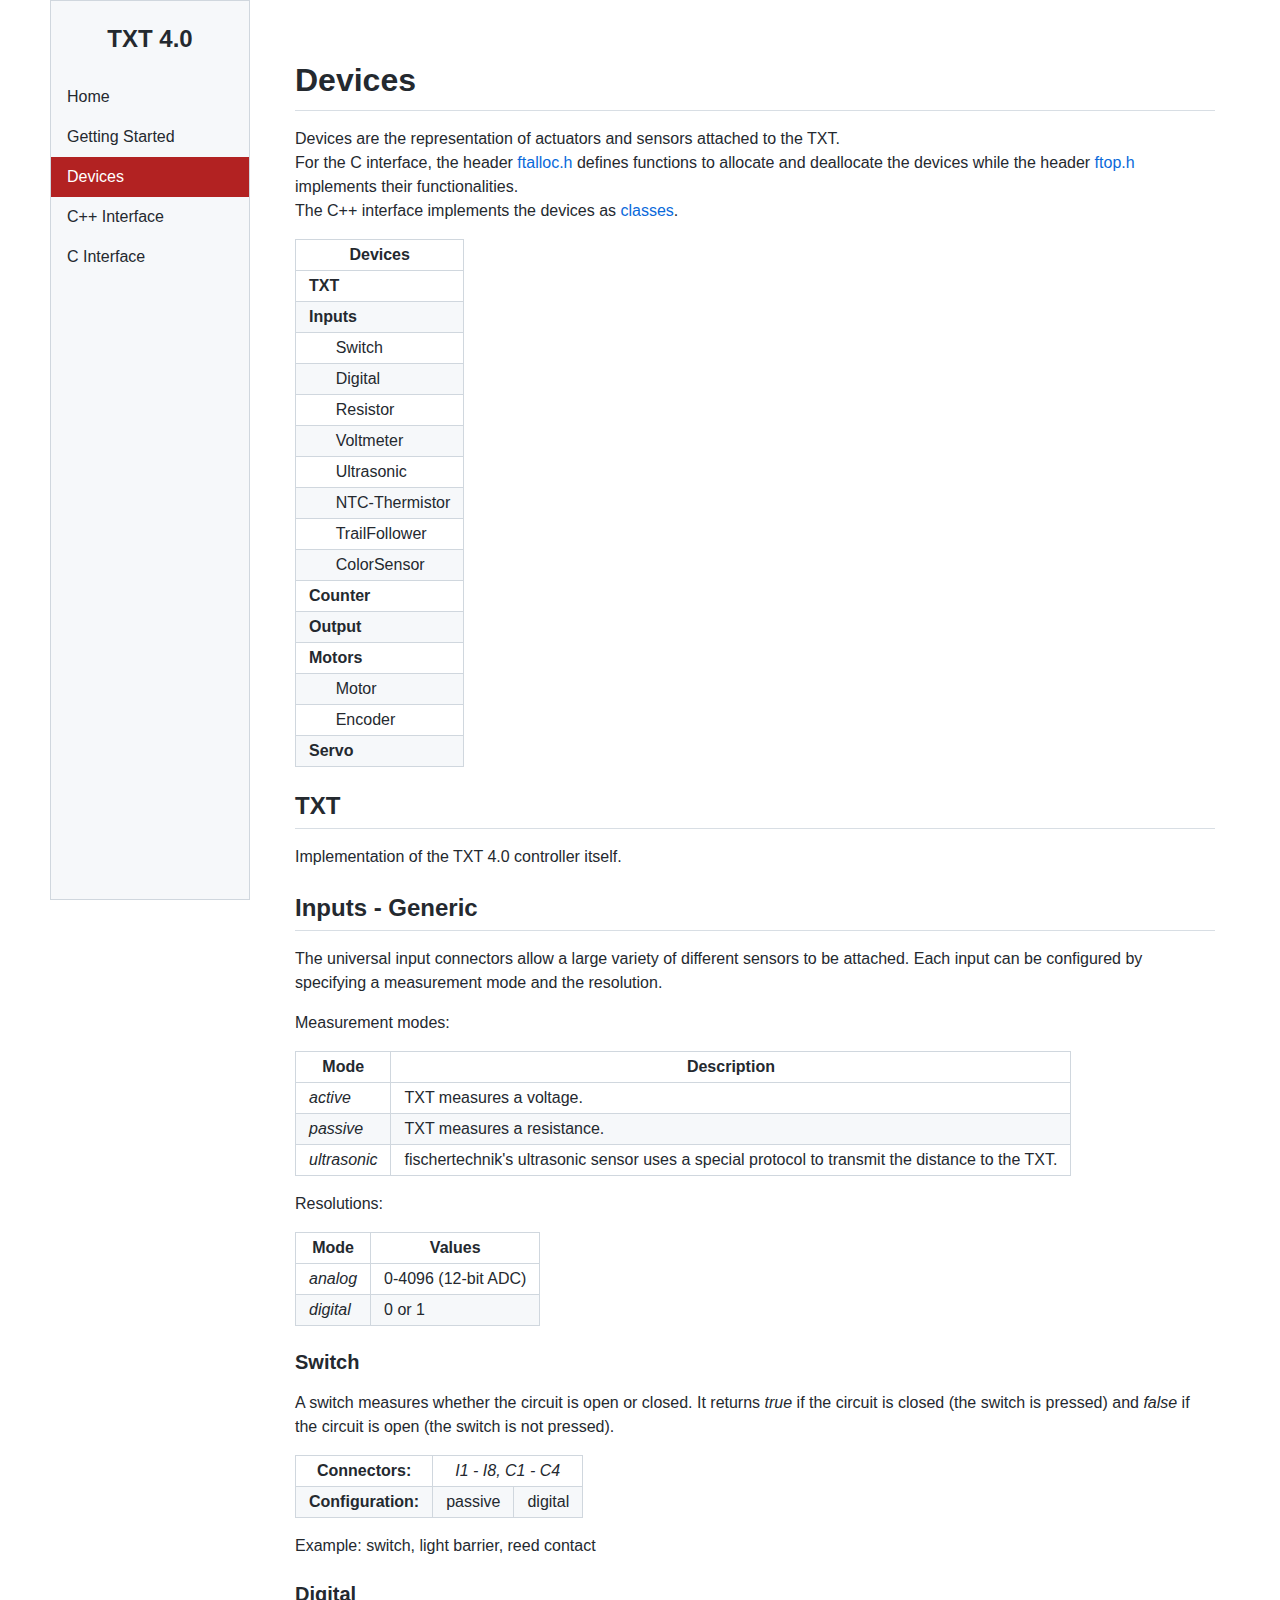
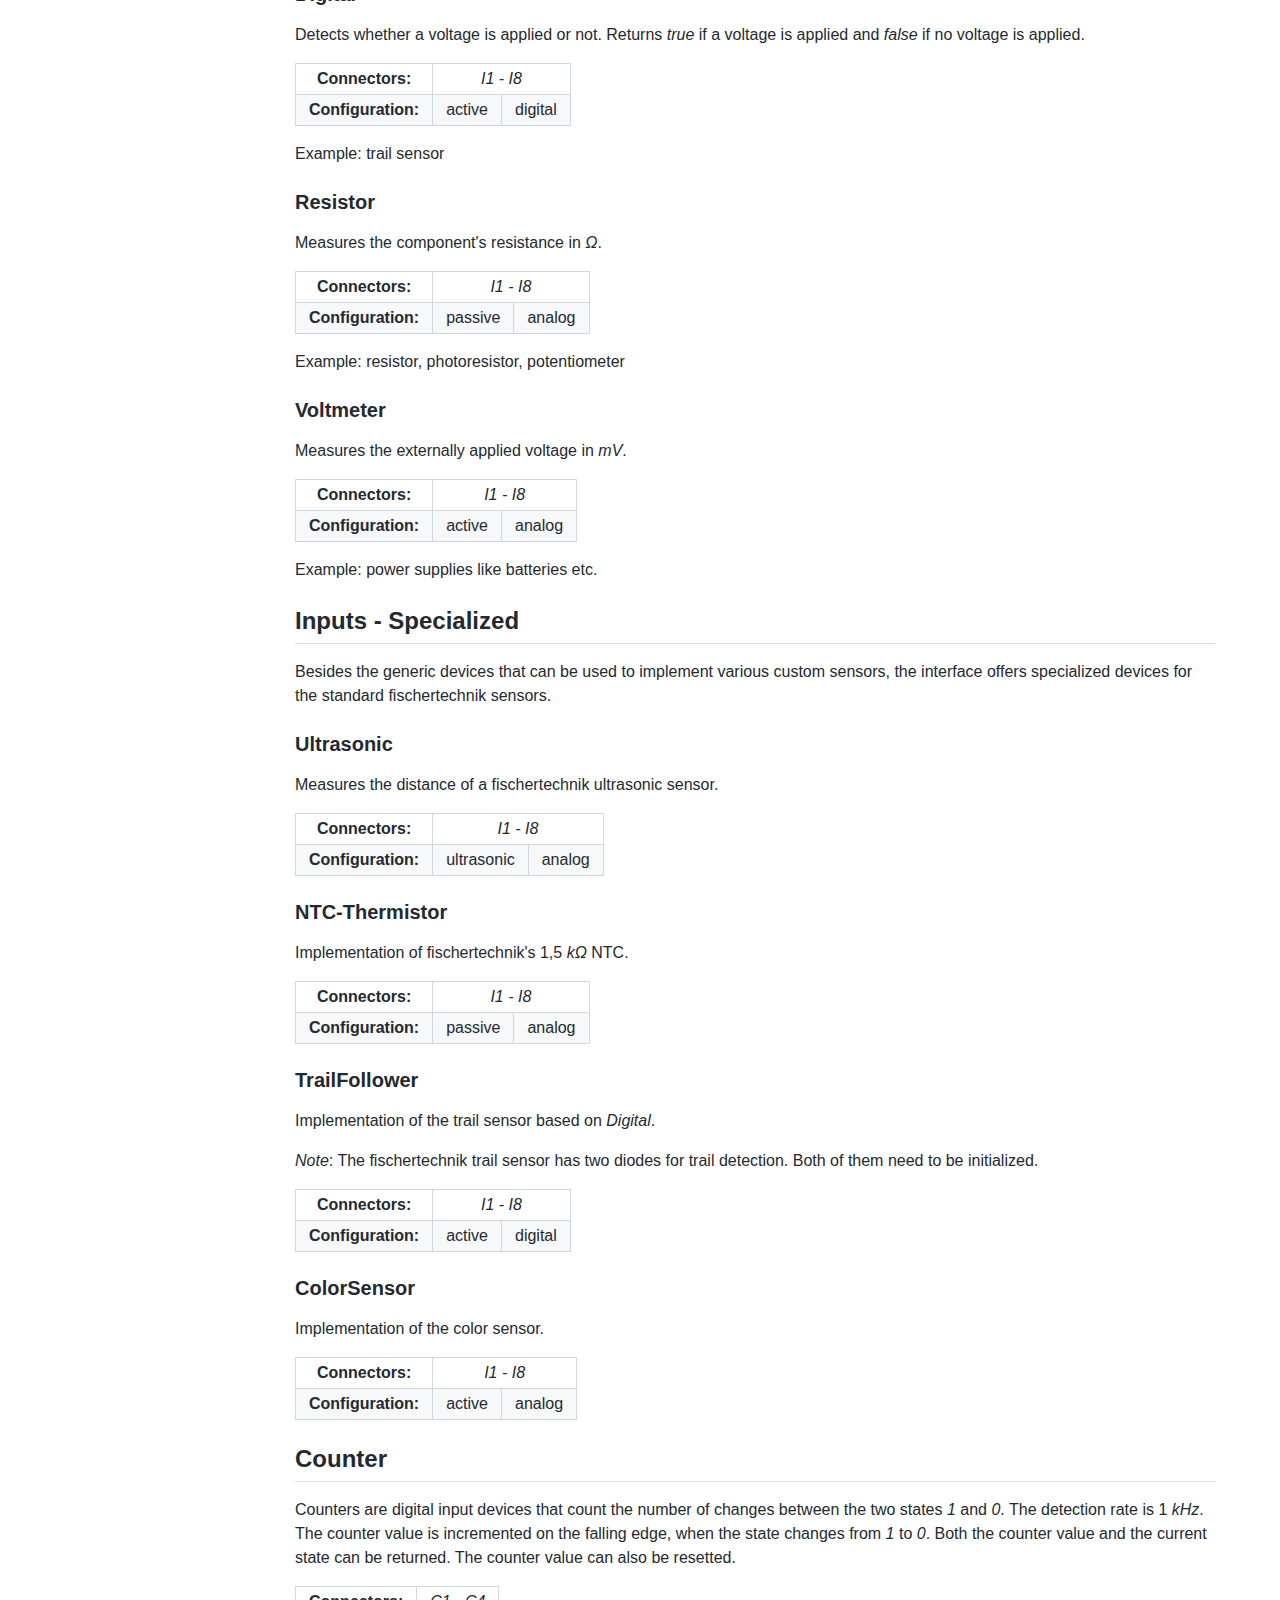
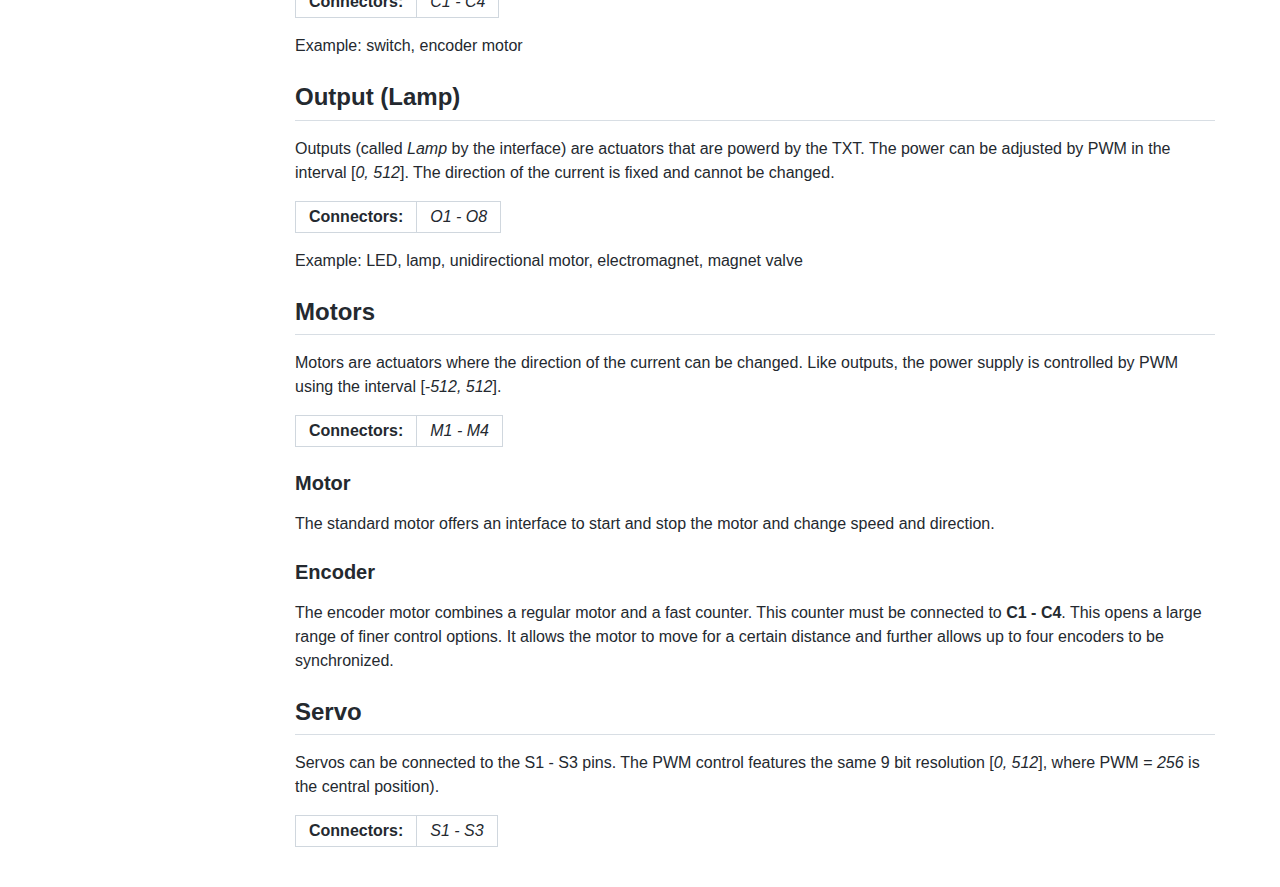
<file: src/devices.html>
<html>
    <head>
        <title>Device Reference</title>
        <meta charset="UTF-8">
        <meta name="viewport" content="width=device-width, initial-scale=1.0">
        <link rel="stylesheet" href="../css/github-markdown.css">
        <link rel="stylesheet" href="../css/main.css">
        <script>
            function closeMenu() {
                document.getElementById("menu-title").style.display = "block"
                document.getElementById("menu-close").style.display = "none"
                document.getElementById("menu").style.display = "none"

            }

            function showMenu() {
                document.getElementById("menu-title").style.display = "none"
                document.getElementById("menu-close").style.display = "block"
                document.getElementById("menu").style.display = "block"
            }
        </script>
    </head>

    <body>
        <header class="frame menu-bar">
            <div class="menu-control link" style="position: absolute; left: 0px;" onclick="showMenu()">≡</div>
            <h2 class="link" onclick="location.href='../index.html';">TXT 4.0</h2>
        </header>
        <div class="frame menu" id="menu" style="display: none;">
            <h2 class="link" id="menu-title" style="text-align: center;" onclick="location.href='../index.html';">TXT 4.0</h2>
            <div class="menu-control link", id="menu-close" style="display: none;" onclick="closeMenu()">×</div>
            <ul>
                <li><a href="../index.html">Home</a></li>
                <li><a href="getting_started.html">Getting Started</a></li>
                <li><a href="devices.html" class="active">Devices</a></li>
                <li><a href="cpp_interface.html">C++ Interface</a></li>
                <li><a href="c_interface.html">C Interface</a></li>
            </ul>
        </div>

        <div class="markdown-body">
            <h1 id="devices">Devices</h1>
            <p>Devices are the representation of actuators and sensors attached to the TXT.<br />
            For the C interface, the header <a href="c_allocators.html">ftalloc.h</a> defines functions
            to allocate and deallocate the devices while the header <a href="c_operations.html">ftop.h</a>
            implements their functionalities.<br />
            The C++ interface implements the devices as <a href="cpp_classes.html">classes</a>.</p>
            <table>
            <thead>
            <tr>
            <th id="devices">Devices</th>
            </tr>
            </thead>
            <tbody>
                <tr>
                    <td><a href="#txt"><strong>TXT</strong></a></td>
                </tr>
            <tr>
            <td><a href="#inputs---generic"><strong>Inputs</strong></a></td>
            </tr>
            <tr>
            <td><a href="#switch">&nbsp;&nbsp;&nbsp;&nbsp;&nbsp;&nbsp;Switch</a></td>
            </tr>
            <tr>
            <td><a href="#digital">&nbsp;&nbsp;&nbsp;&nbsp;&nbsp;&nbsp;Digital</a></td>
            </tr>
            <tr>
            <td><a href="#resistor">&nbsp;&nbsp;&nbsp;&nbsp;&nbsp;&nbsp;Resistor</a></td>
            </tr>
            <tr>
            <td><a href="#voltmeter">&nbsp;&nbsp;&nbsp;&nbsp;&nbsp;&nbsp;Voltmeter</a></td>
            </tr>
            <tr>
            <td><a href="#ultrasonic">&nbsp;&nbsp;&nbsp;&nbsp;&nbsp;&nbsp;Ultrasonic</a></td>
            </tr>
            <tr>
            <td><a href="#ntc-thermistor">&nbsp;&nbsp;&nbsp;&nbsp;&nbsp;&nbsp;NTC-Thermistor</a></td>
            </tr>
            <tr>
            <td><a href="#trailfollower">&nbsp;&nbsp;&nbsp;&nbsp;&nbsp;&nbsp;TrailFollower</a></td>
            </tr>
            <tr>
            <td><a href="#colorsensor">&nbsp;&nbsp;&nbsp;&nbsp;&nbsp;&nbsp;ColorSensor</a></td>
            </tr>
            <tr>
            <td><a href="#counter"><strong>Counter</strong></a></td>
            </tr>
            <tr>
            <td><a href="#output"><strong>Output</strong></a></td>
            </tr>
            <tr>
            <td><a href="#motors"><strong>Motors</strong></a></td>
            </tr>
            <tr>
            <td><a href="#motor">&nbsp;&nbsp;&nbsp;&nbsp;&nbsp;&nbsp;Motor</a></td>
            </tr>
            <tr>
            <td><a href="#encoder">&nbsp;&nbsp;&nbsp;&nbsp;&nbsp;&nbsp;Encoder</a></td>
            </tr>
            <tr>
            <td><a href="#servo"><strong>Servo</strong></a></td>
            </tr>
            </tbody>
            </table>
            <h2 id="txt">TXT</h2>
            <p>Implementation of the TXT 4.0 controller itself.</p>
            <h2 id="inputs---generic">Inputs - Generic</h2>
            <p>The universal input connectors allow a large variety of different sensors to be
            attached. Each input can be configured by specifying a measurement mode and the
            resolution.</p>
            <p>Measurement modes:</p>
            <table>
            <thead>
            <tr>
            <th id="mode">Mode</th>
            <th id="description">Description</th>
            </tr>
            </thead>
            <tbody>
            <tr>
            <td><em>active</em></td>
            <td>TXT measures a voltage.</td>
            </tr>
            <tr>
            <td><em>passive</em></td>
            <td>TXT measures a resistance.</td>
            </tr>
            <tr>
            <td><em>ultrasonic</em></td>
            <td>fischertechnik's ultrasonic sensor uses a special protocol to transmit the distance to the TXT.</td>
            </tr>
            </tbody>
            </table>
            <p>Resolutions:</p>
            <table>
            <thead>
            <tr>
            <th id="mode">Mode</th>
            <th id="values">Values</th>
            </tr>
            </thead>
            <tbody>
            <tr>
            <td><em>analog</em></td>
            <td>0-4096 (12-bit ADC)</td>
            </tr>
            <tr>
            <td><em>digital</em></td>
            <td>0 or 1</td>
            </tr>
            </tbody>
            </table>
            <h3 id="switch">Switch</h3>
            <p>A switch measures whether the circuit is open or closed. It returns <em>true</em> if
            the circuit is closed (the switch is pressed) and <em>false</em> if the circuit is open
            (the switch is not pressed).</p>
            <table>
                <tr>
                    <th>Connectors:</th>
                    <td colspan="2" style="text-align:center;"><i>I1 - I8, C1 - C4</i></td>
                </tr>
                <tr>
                    <th>Configuration:</th>
                    <td>passive</td>
                    <td>digital</td>
                </tr>
            </table>
            <p>Example: switch, light barrier, reed contact</p>
            <h3 id="digital">Digital</h3>
            <p>Detects whether a voltage is applied or not. Returns <em>true</em> if a voltage is
            applied and <em>false</em> if no voltage is applied.</p>
            <table>
                <tr>
                    <th>Connectors:</th>
                    <td colspan="2" style="text-align:center;"><i>I1 - I8</i></td>
                </tr>
                <tr>
                    <th>Configuration:</th>
                    <td>active</td>
                    <td>digital</td>
                </tr>
            </table>
            <p>Example: trail sensor</p>
            <h3 id="resistor">Resistor</h3>
            <p>Measures the component's resistance in <em>Ω</em>.</p>
            <table>
                <tr>
                    <th>Connectors:</th>
                    <td colspan="2" style="text-align:center;"><i>I1 - I8</i></td>
                </tr>
                <tr>
                    <th>Configuration:</th>
                    <td>passive</td>
                    <td>analog</td>
                </tr>
            </table>
            <p>Example: resistor, photoresistor, potentiometer</p>
            <h3 id="voltmeter">Voltmeter</h3>
            <p>Measures the externally applied voltage in <em>mV</em>.</p>
            <table>
                <tr>
                    <th>Connectors:</th>
                    <td colspan="2" style="text-align:center;"><i>I1 - I8</i></td>
                </tr>
                <tr>
                    <th>Configuration:</th>
                    <td>active</td>
                    <td>analog</td>
                </tr>
            </table>
            <p>Example: power supplies like batteries etc.</p>
            <h2 id="inputs---specialized">Inputs - Specialized</h2>
            <p>Besides the generic devices that can be used to implement various custom sensors,
            the interface offers specialized devices for the standard fischertechnik sensors.</p>
            <h3 id="ultrasonic">Ultrasonic</h3>
            <p>Measures the distance of a fischertechnik ultrasonic sensor.</p>
            <table>
                <tr>
                    <th>Connectors:</th>
                    <td colspan="2" style="text-align:center;"><i>I1 - I8</i></td>
                </tr>
                <tr>
                    <th>Configuration:</th>
                    <td>ultrasonic</td>
                    <td>analog</td>
                </tr>
            </table>
            <h3 id="ntc-thermistor">NTC-Thermistor</h3>
            <p>Implementation of fischertechnik's 1,5 <em>kΩ</em> NTC.</p>
            <table>
                <tr>
                    <th>Connectors:</th>
                    <td colspan="2" style="text-align:center;"><i>I1 - I8</i></td>
                </tr>
                <tr>
                    <th>Configuration:</th>
                    <td>passive</td>
                    <td>analog</td>
                </tr>
            </table>
            <h3 id="trailfollower">TrailFollower</h3>
            <p>Implementation of the trail sensor based on <em>Digital</em>.</p>
            <p><em>Note</em>: The fischertechnik trail sensor has two diodes for trail detection. Both
            of them need to be initialized.</p>
            <table>
                <tr>
                    <th>Connectors:</th>
                    <td colspan="2" style="text-align:center;"><i>I1 - I8</i></td>
                </tr>
                <tr>
                    <th>Configuration:</th>
                    <td>active</td>
                    <td>digital</td>
                </tr>
            </table>
            <h3 id="colorsensor">ColorSensor</h3>
            <p>Implementation of the color sensor.</p>
            <table>
                <tr>
                    <th>Connectors:</th>
                    <td colspan="2" style="text-align:center;"><i>I1 - I8</i></td>
                </tr>
                <tr>
                    <th>Configuration:</th>
                    <td>active</td>
                    <td>analog</td>
                </tr>
            </table>
            <h2 id="counter">Counter</h2>
            <p>Counters are digital input devices that count the number of changes between the
            two states <em>1</em> and <em>0</em>. The detection rate is 1 <em>kHz</em>. The counter value is
            incremented on the falling edge, when the state changes from <em>1</em> to <em>0</em>. Both
            the counter value and the current state can be returned. The counter value can
            also be resetted.</p>
            <table>
                <tr>
                    <th>Connectors:</th>
                    <td><i>C1 - C4</i></td>
                </tr>
            </table>
            <p>Example: switch, encoder motor</p>
            <h2 id="output-lamp">Output (Lamp)</h2>
            <p>Outputs (called <em>Lamp</em> by the interface) are actuators that are powerd by the
            TXT. The power can be adjusted by PWM in the interval [<em>0, 512</em>]. The direction
            of the current is fixed and cannot be changed.</p>
            <table>
                <tr>
                    <th>Connectors:</th>
                    <td><i>O1 - O8</i></td>
                </tr>
            </table>
            <p>Example: LED, lamp, unidirectional motor, electromagnet, magnet valve</p>
            <h2 id="motors">Motors</h2>
            <p>Motors are actuators where the direction of the current can be changed. Like outputs,
            the power supply is controlled by PWM using the interval [<em>-512, 512</em>].</p>
            <table>
                <tr>
                    <th>Connectors:</th>
                    <td><i>M1 - M4</i></td>
                </tr>
            </table>
            <h3 id="motor">Motor</h3>
            <p>The standard motor offers an interface to start and stop the motor and change
            speed and direction.</p>
            <h3 id="encoder">Encoder</h3>
            <p>The encoder motor combines a regular motor and a fast counter. This counter must
            be connected to <strong>C1 - C4</strong>. This opens a large range of finer control options.
            It allows the motor to move for a certain distance and further allows up to four
            encoders to be synchronized.</p>
            <h2 id="servo">Servo</h2>
            <p>Servos can be connected to the S1 - S3 pins. The PWM control features the same
            9 bit resolution [<em>0, 512</em>], where PWM = <em>256</em> is the central position).</p>
            <table>
                <tr>
                    <th>Connectors:</th>
                    <td><i>S1 - S3</i></td>
                </tr>
            </table>
            <br>
            
        </div>
    </body>
</html>
</file>
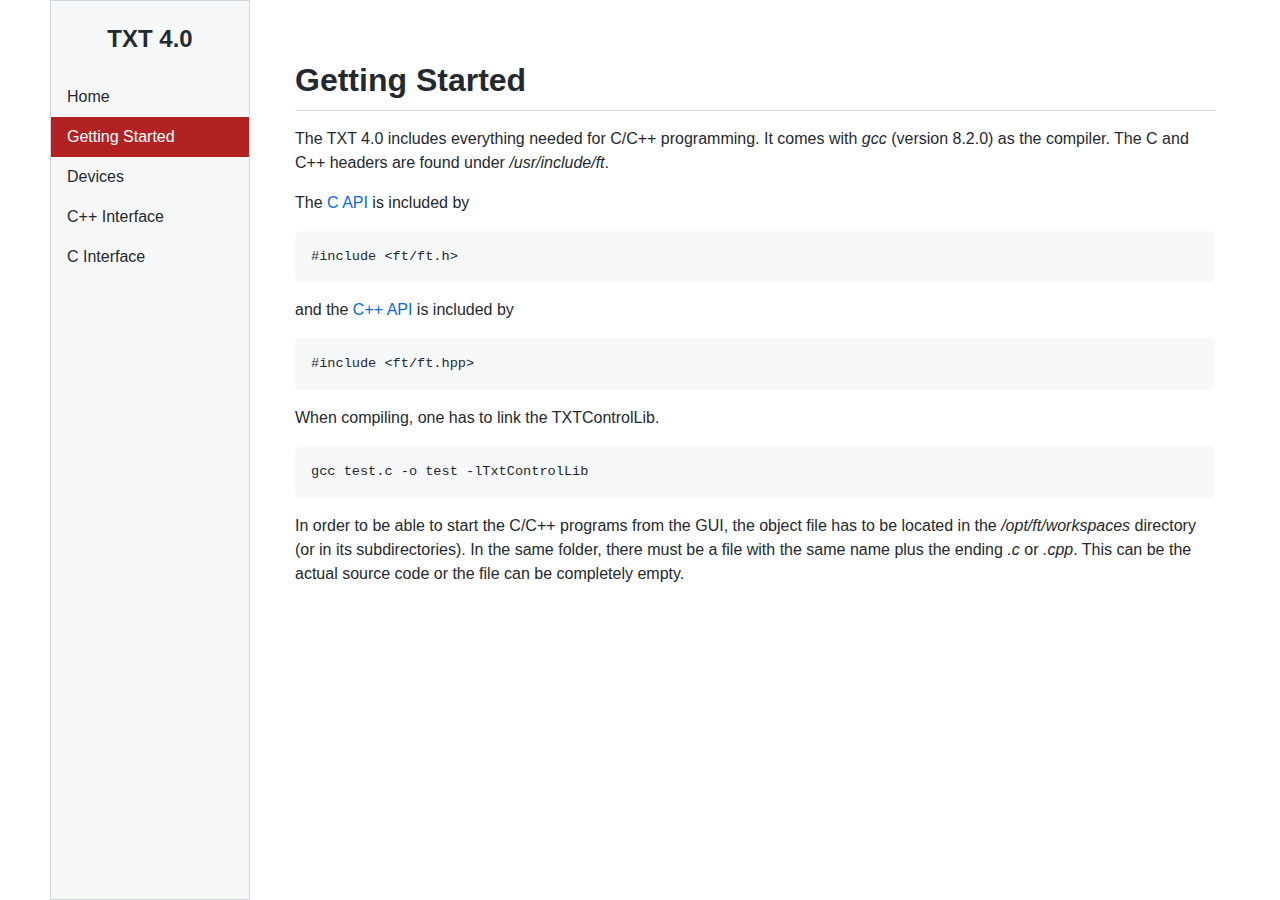
<file: src/getting_started.html>
<html>
    <head>
        <title>C/C++ Getting Started</title>
        <meta charset="UTF-8">
        <meta name="viewport" content="width=device-width, initial-scale=1.0">
        <link rel="stylesheet" href="../css/github-markdown.css">
        <link rel="stylesheet" href="../css/main.css">
        <script>
            function closeMenu() {
                document.getElementById("menu-title").style.display = "block"
                document.getElementById("menu-close").style.display = "none"
                document.getElementById("menu").style.display = "none"

            }

            function showMenu() {
                document.getElementById("menu-title").style.display = "none"
                document.getElementById("menu-close").style.display = "block"
                document.getElementById("menu").style.display = "block"
            }
        </script>
    </head>

    <body>
        <header class="frame menu-bar">
            <div class="menu-control link" style="position: absolute; left: 0px;" onclick="showMenu()">≡</div>
            <h2 class="link" onclick="location.href='../index.html';">TXT 4.0</h2>
        </header>
        <div class="frame menu" id="menu" style="display: none;">
            <h2 class="link" id="menu-title" style="text-align: center;" onclick="location.href='../index.html';">TXT 4.0</h2>
            <div class="menu-control link", id="menu-close" style="display: none;" onclick="closeMenu()">×</div>
            <ul>
                <li><a href="../index.html">Home</a></li>
                <li><a href="getting_started.html" class="active">Getting Started</a></li>
                <li><a href="devices.html">Devices</a></li>
                <li><a href="cpp_interface.html">C++ Interface</a></li>
                <li><a href="c_interface.html">C Interface</a></li>
            </ul>
        </div>

        <div class="markdown-body">
            <h1 id="getting-started">Getting Started</h1>
<p>The TXT 4.0 includes everything needed for C/C++ programming. It comes
with <em>gcc</em> (version 8.2.0) as the compiler. The C and C++ headers are found
under <em>/usr/include/ft</em>.</p>
<p>The <a href="c_interface.html">C API</a> is included by</p>
<pre><code class="C language-C">#include &lt;ft/ft.h&gt;</code></pre>
<p>and the <a href="cpp_interface.html">C++ API</a> is included by</p>
<pre><code class="Cpp language-Cpp">#include &lt;ft/ft.hpp&gt;</code></pre>
<p>When compiling, one has to link the TXTControlLib.</p>
<pre><code>gcc test.c -o test -lTxtControlLib</code></pre>
<p>In order to be able to start the C/C++ programs from the GUI, the object file
has to be located in the <em>/opt/ft/workspaces</em> directory (or in its
subdirectories). In the same folder, there must be a file with the same name
plus the ending <em>.c</em> or <em>.cpp</em>. This can be the actual source code or the file
can be completely empty.</p>
        </div>
    </body>
</html>
</file>
<file: css/github-markdown.css>
/*
MIT License

Copyright (c) Sindre Sorhus <sindresorhus@gmail.com> (https://sindresorhus.com)

Permission is hereby granted, free of charge, to any person obtaining a copy of
this software and associated documentation files (the "Software"), to deal in
the Software without restriction, including without limitation the rights to use,
copy, modify, merge, publish, distribute, sublicense, and/or sell copies of the
Software, and to permit persons to whom the Software is furnished to do so, subject
to the following conditions:

The above copyright notice and this permission notice shall be included in all
copies or substantial portions of the Software.

THE SOFTWARE IS PROVIDED "AS IS", WITHOUT WARRANTY OF ANY KIND, EXPRESS OR IMPLIED,
INCLUDING BUT NOT LIMITED TO THE WARRANTIES OF MERCHANTABILITY, FITNESS FOR A
PARTICULAR PURPOSE AND NONINFRINGEMENT. IN NO EVENT SHALL THE AUTHORS OR COPYRIGHT
HOLDERS BE LIABLE FOR ANY CLAIM, DAMAGES OR OTHER LIABILITY, WHETHER IN AN ACTION OF
CONTRACT, TORT OR OTHERWISE, ARISING FROM, OUT OF OR IN CONNECTION WITH THE SOFTWARE
OR THE USE OR OTHER DEALINGS IN THE SOFTWARE.
*/
@media (prefers-color-scheme: dark) {
    .markdown-body {
      color-scheme: dark;
      --color-prettylights-syntax-comment: #8b949e;
      --color-prettylights-syntax-constant: #79c0ff;
      --color-prettylights-syntax-entity: #d2a8ff;
      --color-prettylights-syntax-storage-modifier-import: #c9d1d9;
      --color-prettylights-syntax-entity-tag: #7ee787;
      --color-prettylights-syntax-keyword: #ff7b72;
      --color-prettylights-syntax-string: #a5d6ff;
      --color-prettylights-syntax-variable: #ffa657;
      --color-prettylights-syntax-brackethighlighter-unmatched: #f85149;
      --color-prettylights-syntax-invalid-illegal-text: #f0f6fc;
      --color-prettylights-syntax-invalid-illegal-bg: #8e1519;
      --color-prettylights-syntax-carriage-return-text: #f0f6fc;
      --color-prettylights-syntax-carriage-return-bg: #b62324;
      --color-prettylights-syntax-string-regexp: #7ee787;
      --color-prettylights-syntax-markup-list: #f2cc60;
      --color-prettylights-syntax-markup-heading: #1f6feb;
      --color-prettylights-syntax-markup-italic: #c9d1d9;
      --color-prettylights-syntax-markup-bold: #c9d1d9;
      --color-prettylights-syntax-markup-deleted-text: #ffdcd7;
      --color-prettylights-syntax-markup-deleted-bg: #67060c;
      --color-prettylights-syntax-markup-inserted-text: #aff5b4;
      --color-prettylights-syntax-markup-inserted-bg: #033a16;
      --color-prettylights-syntax-markup-changed-text: #ffdfb6;
      --color-prettylights-syntax-markup-changed-bg: #5a1e02;
      --color-prettylights-syntax-markup-ignored-text: #c9d1d9;
      --color-prettylights-syntax-markup-ignored-bg: #1158c7;
      --color-prettylights-syntax-meta-diff-range: #d2a8ff;
      --color-prettylights-syntax-brackethighlighter-angle: #8b949e;
      --color-prettylights-syntax-sublimelinter-gutter-mark: #484f58;
      --color-prettylights-syntax-constant-other-reference-link: #a5d6ff;
      --color-fg-default: #c9d1d9;
      --color-fg-muted: #8b949e;
      --color-fg-subtle: #484f58;
      --color-canvas-default: #0d1117;
      --color-canvas-subtle: #161b22;
      --color-border-default: #30363d;
      --color-border-muted: #21262d;
      --color-neutral-muted: rgba(110,118,129,0.4);
      --color-accent-fg: #58a6ff;
      --color-accent-emphasis: #1f6feb;
      --color-attention-subtle: rgba(187,128,9,0.15);
      --color-danger-fg: #f85149;
    }
  }
  
  @media (prefers-color-scheme: light) {
    .markdown-body {
      color-scheme: light;
      --color-prettylights-syntax-comment: #6e7781;
      --color-prettylights-syntax-constant: #0550ae;
      --color-prettylights-syntax-entity: #8250df;
      --color-prettylights-syntax-storage-modifier-import: #24292f;
      --color-prettylights-syntax-entity-tag: #116329;
      --color-prettylights-syntax-keyword: #cf222e;
      --color-prettylights-syntax-string: #0a3069;
      --color-prettylights-syntax-variable: #953800;
      --color-prettylights-syntax-brackethighlighter-unmatched: #82071e;
      --color-prettylights-syntax-invalid-illegal-text: #f6f8fa;
      --color-prettylights-syntax-invalid-illegal-bg: #82071e;
      --color-prettylights-syntax-carriage-return-text: #f6f8fa;
      --color-prettylights-syntax-carriage-return-bg: #cf222e;
      --color-prettylights-syntax-string-regexp: #116329;
      --color-prettylights-syntax-markup-list: #3b2300;
      --color-prettylights-syntax-markup-heading: #0550ae;
      --color-prettylights-syntax-markup-italic: #24292f;
      --color-prettylights-syntax-markup-bold: #24292f;
      --color-prettylights-syntax-markup-deleted-text: #82071e;
      --color-prettylights-syntax-markup-deleted-bg: #FFEBE9;
      --color-prettylights-syntax-markup-inserted-text: #116329;
      --color-prettylights-syntax-markup-inserted-bg: #dafbe1;
      --color-prettylights-syntax-markup-changed-text: #953800;
      --color-prettylights-syntax-markup-changed-bg: #ffd8b5;
      --color-prettylights-syntax-markup-ignored-text: #eaeef2;
      --color-prettylights-syntax-markup-ignored-bg: #0550ae;
      --color-prettylights-syntax-meta-diff-range: #8250df;
      --color-prettylights-syntax-brackethighlighter-angle: #57606a;
      --color-prettylights-syntax-sublimelinter-gutter-mark: #8c959f;
      --color-prettylights-syntax-constant-other-reference-link: #0a3069;
      --color-fg-default: #24292f;
      --color-fg-muted: #57606a;
      --color-fg-subtle: #6e7781;
      --color-canvas-default: #ffffff;
      --color-canvas-subtle: #f6f8fa;
      --color-border-default: #d0d7de;
      --color-border-muted: hsla(210,18%,87%,1);
      --color-neutral-muted: rgba(175,184,193,0.2);
      --color-accent-fg: #0969da;
      --color-accent-emphasis: #0969da;
      --color-attention-subtle: #fff8c5;
      --color-danger-fg: #cf222e;
    }
  }
  
  .markdown-body {
    -ms-text-size-adjust: 100%;
    -webkit-text-size-adjust: 100%;
    margin: 0;
    color: var(--color-fg-default);
    background-color: var(--color-canvas-default);
    font-family: -apple-system,BlinkMacSystemFont,"Segoe UI",Helvetica,Arial,sans-serif,"Apple Color Emoji","Segoe UI Emoji";
    font-size: 16px;
    line-height: 1.5;
    word-wrap: break-word;
  }
  
  .markdown-body .octicon {
    display: inline-block;
    fill: currentColor;
    vertical-align: text-bottom;
  }
  
  .markdown-body h1:hover .anchor .octicon-link:before,
  .markdown-body h2:hover .anchor .octicon-link:before,
  .markdown-body h3:hover .anchor .octicon-link:before,
  .markdown-body h4:hover .anchor .octicon-link:before,
  .markdown-body h5:hover .anchor .octicon-link:before,
  .markdown-body h6:hover .anchor .octicon-link:before {
    width: 16px;
    height: 16px;
    content: ' ';
    display: inline-block;
    background-color: currentColor;
    -webkit-mask-image: url("data:image/svg+xml,<svg xmlns='http://www.w3.org/2000/svg' viewBox='0 0 16 16' version='1.1' aria-hidden='true'><path fill-rule='evenodd' d='M7.775 3.275a.75.75 0 001.06 1.06l1.25-1.25a2 2 0 112.83 2.83l-2.5 2.5a2 2 0 01-2.83 0 .75.75 0 00-1.06 1.06 3.5 3.5 0 004.95 0l2.5-2.5a3.5 3.5 0 00-4.95-4.95l-1.25 1.25zm-4.69 9.64a2 2 0 010-2.83l2.5-2.5a2 2 0 012.83 0 .75.75 0 001.06-1.06 3.5 3.5 0 00-4.95 0l-2.5 2.5a3.5 3.5 0 004.95 4.95l1.25-1.25a.75.75 0 00-1.06-1.06l-1.25 1.25a2 2 0 01-2.83 0z'></path></svg>");
    mask-image: url("data:image/svg+xml,<svg xmlns='http://www.w3.org/2000/svg' viewBox='0 0 16 16' version='1.1' aria-hidden='true'><path fill-rule='evenodd' d='M7.775 3.275a.75.75 0 001.06 1.06l1.25-1.25a2 2 0 112.83 2.83l-2.5 2.5a2 2 0 01-2.83 0 .75.75 0 00-1.06 1.06 3.5 3.5 0 004.95 0l2.5-2.5a3.5 3.5 0 00-4.95-4.95l-1.25 1.25zm-4.69 9.64a2 2 0 010-2.83l2.5-2.5a2 2 0 012.83 0 .75.75 0 001.06-1.06 3.5 3.5 0 00-4.95 0l-2.5 2.5a3.5 3.5 0 004.95 4.95l1.25-1.25a.75.75 0 00-1.06-1.06l-1.25 1.25a2 2 0 01-2.83 0z'></path></svg>");
  }
  
  .markdown-body details,
  .markdown-body figcaption,
  .markdown-body figure {
    display: block;
  }
  
  .markdown-body summary {
    display: list-item;
  }
  
  .markdown-body [hidden] {
    display: none !important;
  }
  
  .markdown-body a {
    background-color: transparent;
    color: var(--color-accent-fg);
    text-decoration: none;
  }
  
  .markdown-body a:active,
  .markdown-body a:hover {
    outline-width: 0;
  }
  
  .markdown-body abbr[title] {
    border-bottom: none;
    text-decoration: underline dotted;
  }
  
  .markdown-body b,
  .markdown-body strong {
    font-weight: 600;
  }
  
  .markdown-body dfn {
    font-style: italic;
  }
  
  .markdown-body h1 {
    margin: .67em 0;
    font-weight: 600;
    padding-bottom: .3em;
    font-size: 2em;
    border-bottom: 1px solid var(--color-border-muted);
  }
  
  .markdown-body mark {
    background-color: var(--color-attention-subtle);
    color: var(--color-text-primary);
  }
  
  .markdown-body small {
    font-size: 90%;
  }
  
  .markdown-body sub,
  .markdown-body sup {
    font-size: 75%;
    line-height: 0;
    position: relative;
    vertical-align: baseline;
  }
  
  .markdown-body sub {
    bottom: -0.25em;
  }
  
  .markdown-body sup {
    top: -0.5em;
  }
  
  .markdown-body img {
    border-style: none;
    max-width: 100%;
    box-sizing: content-box;
    background-color: var(--color-canvas-default);
  }
  
  .markdown-body code,
  .markdown-body kbd,
  .markdown-body pre,
  .markdown-body samp {
    font-family: monospace,monospace;
    font-size: 1em;
  }
  
  .markdown-body figure {
    margin: 1em 40px;
  }
  
  .markdown-body hr {
    box-sizing: content-box;
    overflow: hidden;
    background: transparent;
    border-bottom: 1px solid var(--color-border-muted);
    height: .25em;
    padding: 0;
    margin: 24px 0;
    background-color: var(--color-border-default);
    border: 0;
  }
  
  .markdown-body input {
    font: inherit;
    margin: 0;
    overflow: visible;
    font-family: inherit;
    font-size: inherit;
    line-height: inherit;
  }
  
  .markdown-body [type=button],
  .markdown-body [type=reset],
  .markdown-body [type=submit] {
    -webkit-appearance: button;
  }
  
  .markdown-body [type=button]::-moz-focus-inner,
  .markdown-body [type=reset]::-moz-focus-inner,
  .markdown-body [type=submit]::-moz-focus-inner {
    border-style: none;
    padding: 0;
  }
  
  .markdown-body [type=button]:-moz-focusring,
  .markdown-body [type=reset]:-moz-focusring,
  .markdown-body [type=submit]:-moz-focusring {
    outline: 1px dotted ButtonText;
  }
  
  .markdown-body [type=checkbox],
  .markdown-body [type=radio] {
    box-sizing: border-box;
    padding: 0;
  }
  
  .markdown-body [type=number]::-webkit-inner-spin-button,
  .markdown-body [type=number]::-webkit-outer-spin-button {
    height: auto;
  }
  
  .markdown-body [type=search] {
    -webkit-appearance: textfield;
    outline-offset: -2px;
  }
  
  .markdown-body [type=search]::-webkit-search-cancel-button,
  .markdown-body [type=search]::-webkit-search-decoration {
    -webkit-appearance: none;
  }
  
  .markdown-body ::-webkit-input-placeholder {
    color: inherit;
    opacity: .54;
  }
  
  .markdown-body ::-webkit-file-upload-button {
    -webkit-appearance: button;
    font: inherit;
  }
  
  .markdown-body a:hover {
    text-decoration: underline;
  }
  
  .markdown-body hr::before {
    display: table;
    content: "";
  }
  
  .markdown-body hr::after {
    display: table;
    clear: both;
    content: "";
  }
  
  .markdown-body table {
    border-spacing: 0;
    border-collapse: collapse;
    display: block;
    width: max-content;
    max-width: 100%;
    overflow: auto;
  }
  
  .markdown-body td,
  .markdown-body th {
    padding: 0;
  }
  
  .markdown-body details summary {
    cursor: pointer;
  }
  
  .markdown-body details:not([open])>*:not(summary) {
    display: none !important;
  }
  
  .markdown-body kbd {
    display: inline-block;
    padding: 3px 5px;
    font: 11px ui-monospace,SFMono-Regular,SF Mono,Menlo,Consolas,Liberation Mono,monospace;
    line-height: 10px;
    color: var(--color-fg-default);
    vertical-align: middle;
    background-color: var(--color-canvas-subtle);
    border: solid 1px var(--color-neutral-muted);
    border-bottom-color: var(--color-neutral-muted);
    border-radius: 6px;
    box-shadow: inset 0 -1px 0 var(--color-neutral-muted);
  }
  
  .markdown-body h1,
  .markdown-body h2,
  .markdown-body h3,
  .markdown-body h4,
  .markdown-body h5,
  .markdown-body h6 {
    margin-top: 24px;
    margin-bottom: 16px;
    font-weight: 600;
    line-height: 1.25;
  }
  
  .markdown-body h2 {
    font-weight: 600;
    padding-bottom: .3em;
    font-size: 1.5em;
    border-bottom: 1px solid var(--color-border-muted);
  }
  
  .markdown-body h3 {
    font-weight: 600;
    font-size: 1.25em;
  }
  
  .markdown-body h4 {
    font-weight: 600;
    font-size: 1em;
  }
  
  .markdown-body h5 {
    font-weight: 600;
    font-size: .875em;
  }
  
  .markdown-body h6 {
    font-weight: 600;
    font-size: .85em;
    color: var(--color-fg-muted);
  }
  
  .markdown-body p {
    margin-top: 0;
    margin-bottom: 10px;
  }
  
  .markdown-body blockquote {
    margin: 0;
    padding: 0 1em;
    color: var(--color-fg-muted);
    border-left: .25em solid var(--color-border-default);
  }
  
  .markdown-body ul,
  .markdown-body ol {
    margin-top: 0;
    margin-bottom: 0;
    padding-left: 2em;
  }
  
  .markdown-body ol ol,
  .markdown-body ul ol {
    list-style-type: lower-roman;
  }
  
  .markdown-body ul ul ol,
  .markdown-body ul ol ol,
  .markdown-body ol ul ol,
  .markdown-body ol ol ol {
    list-style-type: lower-alpha;
  }
  
  .markdown-body dd {
    margin-left: 0;
  }
  
  .markdown-body tt,
  .markdown-body code {
    font-family: ui-monospace,SFMono-Regular,SF Mono,Menlo,Consolas,Liberation Mono,monospace;
    font-size: 12px;
  }
  
  .markdown-body pre {
    margin-top: 0;
    margin-bottom: 0;
    font-family: ui-monospace,SFMono-Regular,SF Mono,Menlo,Consolas,Liberation Mono,monospace;
    font-size: 12px;
    word-wrap: normal;
  }
  
  .markdown-body .octicon {
    display: inline-block;
    overflow: visible !important;
    vertical-align: text-bottom;
    fill: currentColor;
  }
  
  .markdown-body ::placeholder {
    color: var(--color-fg-subtle);
    opacity: 1;
  }
  
  .markdown-body input::-webkit-outer-spin-button,
  .markdown-body input::-webkit-inner-spin-button {
    margin: 0;
    -webkit-appearance: none;
    appearance: none;
  }
  
  .markdown-body .pl-c {
    color: var(--color-prettylights-syntax-comment);
  }
  
  .markdown-body .pl-c1,
  .markdown-body .pl-s .pl-v {
    color: var(--color-prettylights-syntax-constant);
  }
  
  .markdown-body .pl-e,
  .markdown-body .pl-en {
    color: var(--color-prettylights-syntax-entity);
  }
  
  .markdown-body .pl-smi,
  .markdown-body .pl-s .pl-s1 {
    color: var(--color-prettylights-syntax-storage-modifier-import);
  }
  
  .markdown-body .pl-ent {
    color: var(--color-prettylights-syntax-entity-tag);
  }
  
  .markdown-body .pl-k {
    color: var(--color-prettylights-syntax-keyword);
  }
  
  .markdown-body .pl-s,
  .markdown-body .pl-pds,
  .markdown-body .pl-s .pl-pse .pl-s1,
  .markdown-body .pl-sr,
  .markdown-body .pl-sr .pl-cce,
  .markdown-body .pl-sr .pl-sre,
  .markdown-body .pl-sr .pl-sra {
    color: var(--color-prettylights-syntax-string);
  }
  
  .markdown-body .pl-v,
  .markdown-body .pl-smw {
    color: var(--color-prettylights-syntax-variable);
  }
  
  .markdown-body .pl-bu {
    color: var(--color-prettylights-syntax-brackethighlighter-unmatched);
  }
  
  .markdown-body .pl-ii {
    color: var(--color-prettylights-syntax-invalid-illegal-text);
    background-color: var(--color-prettylights-syntax-invalid-illegal-bg);
  }
  
  .markdown-body .pl-c2 {
    color: var(--color-prettylights-syntax-carriage-return-text);
    background-color: var(--color-prettylights-syntax-carriage-return-bg);
  }
  
  .markdown-body .pl-sr .pl-cce {
    font-weight: bold;
    color: var(--color-prettylights-syntax-string-regexp);
  }
  
  .markdown-body .pl-ml {
    color: var(--color-prettylights-syntax-markup-list);
  }
  
  .markdown-body .pl-mh,
  .markdown-body .pl-mh .pl-en,
  .markdown-body .pl-ms {
    font-weight: bold;
    color: var(--color-prettylights-syntax-markup-heading);
  }
  
  .markdown-body .pl-mi {
    font-style: italic;
    color: var(--color-prettylights-syntax-markup-italic);
  }
  
  .markdown-body .pl-mb {
    font-weight: bold;
    color: var(--color-prettylights-syntax-markup-bold);
  }
  
  .markdown-body .pl-md {
    color: var(--color-prettylights-syntax-markup-deleted-text);
    background-color: var(--color-prettylights-syntax-markup-deleted-bg);
  }
  
  .markdown-body .pl-mi1 {
    color: var(--color-prettylights-syntax-markup-inserted-text);
    background-color: var(--color-prettylights-syntax-markup-inserted-bg);
  }
  
  .markdown-body .pl-mc {
    color: var(--color-prettylights-syntax-markup-changed-text);
    background-color: var(--color-prettylights-syntax-markup-changed-bg);
  }
  
  .markdown-body .pl-mi2 {
    color: var(--color-prettylights-syntax-markup-ignored-text);
    background-color: var(--color-prettylights-syntax-markup-ignored-bg);
  }
  
  .markdown-body .pl-mdr {
    font-weight: bold;
    color: var(--color-prettylights-syntax-meta-diff-range);
  }
  
  .markdown-body .pl-ba {
    color: var(--color-prettylights-syntax-brackethighlighter-angle);
  }
  
  .markdown-body .pl-sg {
    color: var(--color-prettylights-syntax-sublimelinter-gutter-mark);
  }
  
  .markdown-body .pl-corl {
    text-decoration: underline;
    color: var(--color-prettylights-syntax-constant-other-reference-link);
  }
  
  .markdown-body [data-catalyst] {
    display: block;
  }
  
  .markdown-body g-emoji {
    font-family: "Apple Color Emoji","Segoe UI Emoji","Segoe UI Symbol";
    font-size: 1em;
    font-style: normal !important;
    font-weight: 400;
    line-height: 1;
    vertical-align: -0.075em;
  }
  
  .markdown-body g-emoji img {
    width: 1em;
    height: 1em;
  }
  
  .markdown-body::before {
    display: table;
    content: "";
  }
  
  .markdown-body::after {
    display: table;
    clear: both;
    content: "";
  }
  
  .markdown-body>*:first-child {
    margin-top: 0 !important;
  }
  
  .markdown-body>*:last-child {
    margin-bottom: 0 !important;
  }
  
  .markdown-body a:not([href]) {
    color: inherit;
    text-decoration: none;
  }
  
  .markdown-body .absent {
    color: var(--color-danger-fg);
  }
  
  .markdown-body .anchor {
    float: left;
    padding-right: 4px;
    margin-left: -20px;
    line-height: 1;
  }
  
  .markdown-body .anchor:focus {
    outline: none;
  }
  
  .markdown-body p,
  .markdown-body blockquote,
  .markdown-body ul,
  .markdown-body ol,
  .markdown-body dl,
  .markdown-body table,
  .markdown-body pre,
  .markdown-body details {
    margin-top: 0;
    margin-bottom: 16px;
  }
  
  .markdown-body blockquote>:first-child {
    margin-top: 0;
  }
  
  .markdown-body blockquote>:last-child {
    margin-bottom: 0;
  }
  
  .markdown-body sup>a::before {
    content: "[";
  }
  
  .markdown-body sup>a::after {
    content: "]";
  }
  
  .markdown-body h1 .octicon-link,
  .markdown-body h2 .octicon-link,
  .markdown-body h3 .octicon-link,
  .markdown-body h4 .octicon-link,
  .markdown-body h5 .octicon-link,
  .markdown-body h6 .octicon-link {
    color: var(--color-fg-default);
    vertical-align: middle;
    visibility: hidden;
  }
  
  .markdown-body h1:hover .anchor,
  .markdown-body h2:hover .anchor,
  .markdown-body h3:hover .anchor,
  .markdown-body h4:hover .anchor,
  .markdown-body h5:hover .anchor,
  .markdown-body h6:hover .anchor {
    text-decoration: none;
  }
  
  .markdown-body h1:hover .anchor .octicon-link,
  .markdown-body h2:hover .anchor .octicon-link,
  .markdown-body h3:hover .anchor .octicon-link,
  .markdown-body h4:hover .anchor .octicon-link,
  .markdown-body h5:hover .anchor .octicon-link,
  .markdown-body h6:hover .anchor .octicon-link {
    visibility: visible;
  }
  
  .markdown-body h1 tt,
  .markdown-body h1 code,
  .markdown-body h2 tt,
  .markdown-body h2 code,
  .markdown-body h3 tt,
  .markdown-body h3 code,
  .markdown-body h4 tt,
  .markdown-body h4 code,
  .markdown-body h5 tt,
  .markdown-body h5 code,
  .markdown-body h6 tt,
  .markdown-body h6 code {
    padding: 0 .2em;
    font-size: inherit;
  }
  
  .markdown-body ul.no-list,
  .markdown-body ol.no-list {
    padding: 0;
    list-style-type: none;
  }
  
  .markdown-body ol[type="1"] {
    list-style-type: decimal;
  }
  
  .markdown-body ol[type=a] {
    list-style-type: lower-alpha;
  }
  
  .markdown-body ol[type=i] {
    list-style-type: lower-roman;
  }
  
  .markdown-body div>ol:not([type]) {
    list-style-type: decimal;
  }
  
  .markdown-body ul ul,
  .markdown-body ul ol,
  .markdown-body ol ol,
  .markdown-body ol ul {
    margin-top: 0;
    margin-bottom: 0;
  }
  
  .markdown-body li>p {
    margin-top: 16px;
  }
  
  .markdown-body li+li {
    margin-top: .25em;
  }
  
  .markdown-body dl {
    padding: 0;
  }
  
  .markdown-body dl dt {
    padding: 0;
    margin-top: 16px;
    font-size: 1em;
    font-style: italic;
    font-weight: 600;
  }
  
  .markdown-body dl dd {
    padding: 0 16px;
    margin-bottom: 16px;
  }
  
  .markdown-body table th {
    font-weight: 600;
  }
  
  .markdown-body table th,
  .markdown-body table td {
    padding: 6px 13px;
    border: 1px solid var(--color-border-default);
  }
  
  .markdown-body table tr {
    background-color: var(--color-canvas-default);
    border-top: 1px solid var(--color-border-muted);
  }
  
  .markdown-body table tr:nth-child(2n) {
    background-color: var(--color-canvas-subtle);
  }
  
  .markdown-body table img {
    background-color: transparent;
  }
  
  .markdown-body img[align=right] {
    padding-left: 20px;
  }
  
  .markdown-body img[align=left] {
    padding-right: 20px;
  }
  
  .markdown-body .emoji {
    max-width: none;
    vertical-align: text-top;
    background-color: transparent;
  }
  
  .markdown-body span.frame {
    display: block;
    overflow: hidden;
  }
  
  .markdown-body span.frame>span {
    display: block;
    float: left;
    width: auto;
    padding: 7px;
    margin: 13px 0 0;
    overflow: hidden;
    border: 1px solid var(--color-border-default);
  }
  
  .markdown-body span.frame span img {
    display: block;
    float: left;
  }
  
  .markdown-body span.frame span span {
    display: block;
    padding: 5px 0 0;
    clear: both;
    color: var(--color-fg-default);
  }
  
  .markdown-body span.align-center {
    display: block;
    overflow: hidden;
    clear: both;
  }
  
  .markdown-body span.align-center>span {
    display: block;
    margin: 13px auto 0;
    overflow: hidden;
    text-align: center;
  }
  
  .markdown-body span.align-center span img {
    margin: 0 auto;
    text-align: center;
  }
  
  .markdown-body span.align-right {
    display: block;
    overflow: hidden;
    clear: both;
  }
  
  .markdown-body span.align-right>span {
    display: block;
    margin: 13px 0 0;
    overflow: hidden;
    text-align: right;
  }
  
  .markdown-body span.align-right span img {
    margin: 0;
    text-align: right;
  }
  
  .markdown-body span.float-left {
    display: block;
    float: left;
    margin-right: 13px;
    overflow: hidden;
  }
  
  .markdown-body span.float-left span {
    margin: 13px 0 0;
  }
  
  .markdown-body span.float-right {
    display: block;
    float: right;
    margin-left: 13px;
    overflow: hidden;
  }
  
  .markdown-body span.float-right>span {
    display: block;
    margin: 13px auto 0;
    overflow: hidden;
    text-align: right;
  }
  
  .markdown-body code,
  .markdown-body tt {
    padding: .2em .4em;
    margin: 0;
    font-size: 85%;
    background-color: var(--color-neutral-muted);
    border-radius: 6px;
  }
  
  .markdown-body code br,
  .markdown-body tt br {
    display: none;
  }
  
  .markdown-body del code {
    text-decoration: inherit;
  }
  
  .markdown-body pre code {
    font-size: 100%;
  }
  
  .markdown-body pre>code {
    padding: 0;
    margin: 0;
    word-break: normal;
    white-space: pre;
    background: transparent;
    border: 0;
  }
  
  .markdown-body .highlight {
    margin-bottom: 16px;
  }
  
  .markdown-body .highlight pre {
    margin-bottom: 0;
    word-break: normal;
  }
  
  .markdown-body .highlight pre,
  .markdown-body pre {
    padding: 16px;
    overflow: auto;
    font-size: 85%;
    line-height: 1.45;
    background-color: var(--color-canvas-subtle);
    border-radius: 6px;
  }
  
  .markdown-body pre code,
  .markdown-body pre tt {
    display: inline;
    max-width: auto;
    padding: 0;
    margin: 0;
    overflow: visible;
    line-height: inherit;
    word-wrap: normal;
    background-color: transparent;
    border: 0;
  }
  
  .markdown-body .csv-data td,
  .markdown-body .csv-data th {
    padding: 5px;
    overflow: hidden;
    font-size: 12px;
    line-height: 1;
    text-align: left;
    white-space: nowrap;
  }
  
  .markdown-body .csv-data .blob-num {
    padding: 10px 8px 9px;
    text-align: right;
    background: var(--color-canvas-default);
    border: 0;
  }
  
  .markdown-body .csv-data tr {
    border-top: 0;
  }
  
  .markdown-body .csv-data th {
    font-weight: 600;
    background: var(--color-canvas-subtle);
    border-top: 0;
  }
  
  .markdown-body .footnotes {
    font-size: 12px;
    color: var(--color-fg-muted);
    border-top: 1px solid var(--color-border-default);
  }
  
  .markdown-body .footnotes ol {
    padding-left: 16px;
  }
  
  .markdown-body .footnotes li {
    position: relative;
  }
  
  .markdown-body .footnotes li:target::before {
    position: absolute;
    top: -8px;
    right: -8px;
    bottom: -8px;
    left: -24px;
    pointer-events: none;
    content: "";
    border: 2px solid var(--color-accent-emphasis);
    border-radius: 6px;
  }
  
  .markdown-body .footnotes li:target {
    color: var(--color-fg-default);
  }
  
  .markdown-body .footnotes .data-footnote-backref g-emoji {
    font-family: monospace;
  }
  
  .markdown-body .task-list-item {
    list-style-type: none;
  }
  
  .markdown-body .task-list-item label {
    font-weight: 400;
  }
  
  .markdown-body .task-list-item.enabled label {
    cursor: pointer;
  }
  
  .markdown-body .task-list-item+.task-list-item {
    margin-top: 3px;
  }
  
  .markdown-body .task-list-item .handle {
    display: none;
  }
  
  .markdown-body .task-list-item-checkbox {
    margin: 0 .2em .25em -1.6em;
    vertical-align: middle;
  }
  
  .markdown-body .contains-task-list:dir(rtl) .task-list-item-checkbox {
    margin: 0 -1.6em .25em .2em;
  }
  
  .markdown-body ::-webkit-calendar-picker-indicator {
    filter: invert(50%);
  }
</file>
<file: css/main.css>
@media (prefers-color-scheme: dark) {
    :root {
        color-scheme: dark;
        --color-fg-default: #c9d1d9;
        --color-fg-muted: #8b949e;
        --color-fg-subtle: #484f58;
        --color-canvas-default: #0d1117;
        --color-canvas-subtle: #161b22;
        --color-border-default: #30363d;
        --color-border-muted: #21262d;
        --color-neutral-muted: rgba(110,118,129,0.4);
        --color-accent-fg: #58a6ff;
        --color-accent-emphasis: #1f6feb;
        --color-attention-subtle: rgba(187,128,9,0.15);
        --color-danger-fg: #f85149;
    }

    .menu a.active {
        color-scheme: dark;
        color: black;
        background-color: firebrick;
    }
}

@media (prefers-color-scheme: light) {
    :root {
        color-scheme: light;
        --color-fg-default: #24292f;
        --color-fg-muted: #57606a;
        --color-fg-subtle: #6e7781;
        --color-canvas-default: hsl(0, 0%, 100%);
        --color-canvas-subtle: #f6f8fa;
        --color-border-default: #d0d7de;
        --color-border-muted: hsla(210,18%,87%,1);
        --color-neutral-muted: rgba(175,184,193,0.2);
        --color-accent-fg: #0969da;
        --color-accent-emphasis: #0969da;
        --color-attention-subtle: #fff8c5;
        --color-danger-fg: #cf222e;
    }

    .menu a.active {
        color-scheme: light;
        color: white;
        background-color: firebrick;
    }
}

/*
 * Some variables to style the menu bar and side bar.
 */

:root {
    --menu-width: 200px;
    --menu-bar-height: 50px;
    --content-margin-top: 60px;
    --content-margin-left: 245px;
}

* {
    box-sizing: border-box;
}

body {
    -ms-text-size-adjust: 100%;
    -webkit-text-size-adjust: 100%;
    margin: 0 auto;
    min-width: 200px;
	max-width: 1180px;
    color: var(--color-fg-default);
    background-color: var(--color-canvas-default);
    font-family: -apple-system,BlinkMacSystemFont,"Segoe UI",Helvetica,Arial,sans-serif,"Apple Color Emoji","Segoe UI Emoji";
    font-size: 16px;
    line-height: 1.5;
    word-wrap: break-word;
}

/*
 * Proper cursor rendering when hover over object with a link attached
 */
.link {
    cursor: pointer;
}

.title {
    margin-top: 50px;
    margin-bottom: 0px;
    text-align: center;
    font-size: 4em;
}

.frame {
    color-scheme: dark;
    border-color: var(--color-border-default);
    border-radius: 8px;
    border-width: 1px;
    border-style: solid;
}

/*
 * Menu (Side Bar)
 */

.menu {
    background-color: var(--color-canvas-subtle);
    border-radius: initial;
    position: fixed !important;
    top: 0px !important;
    width: var(--menu-width);
    height: 100%;
}

.menu ul {
    list-style-type: none;
    width: 100%;
    margin: 0;
    padding: 0;
    overflow: auto;
}

.menu ul ul {
    padding-left: 16px;
}

.menu a {
    display: block;
    color: var(--color-fg-default);
    padding: 8px 16px;
    text-decoration: none;
}

.menu a.selected {
    background-color: var(--color-border-default);
    color: var(--color-fg-default)
}

.menu a:hover:not(.active, .selected) {
    background-color: var(--color-canvas-default);
}

.menu-control {
    margin-left: 25px;
    font-size: xx-large;
}

/*
 * Menu Bar
 */

.menu-bar {
    background-color: var(--color-canvas-subtle);
    border-radius: initial;
    position: fixed !important;
    top: 0px !important;
    height: var(--menu-bar-height);
    width: 100%;
    max-width: inherit;
    justify-content: center;
    align-items: center;
    text-align: center;
}

/*
 * Markdown body
 */

.markdown-body {
    margin-left: var(--content-margin-left);
    margin-right: 15px;
    margin-top: var(--content-margin-top);
    transition: margin-left .4s;
}

/*
 * Tables within markdown
 */

table tr td a {
    box-sizing: initial;
    display: block;
    color: inherit !important;
    width: 100%;
    height: 100%;
    padding: 7px 14px;
    margin: -7px -14px;
}

/*
 * Types
 */

.type {
    color: FireBrick;
    font-style: italic;
}

@media (min-width: 993px) {
    .menu {
        display: block !important;
    }

    .menu-bar {
        display: none !important;
    }
}

@media (max-width: 992px) {
    .menu {
        display: none;
    }

    .menu-bar {
        display: flex !important;
    }

    :root {
        --content-margin-left: 15px;
    }
}
</file>
